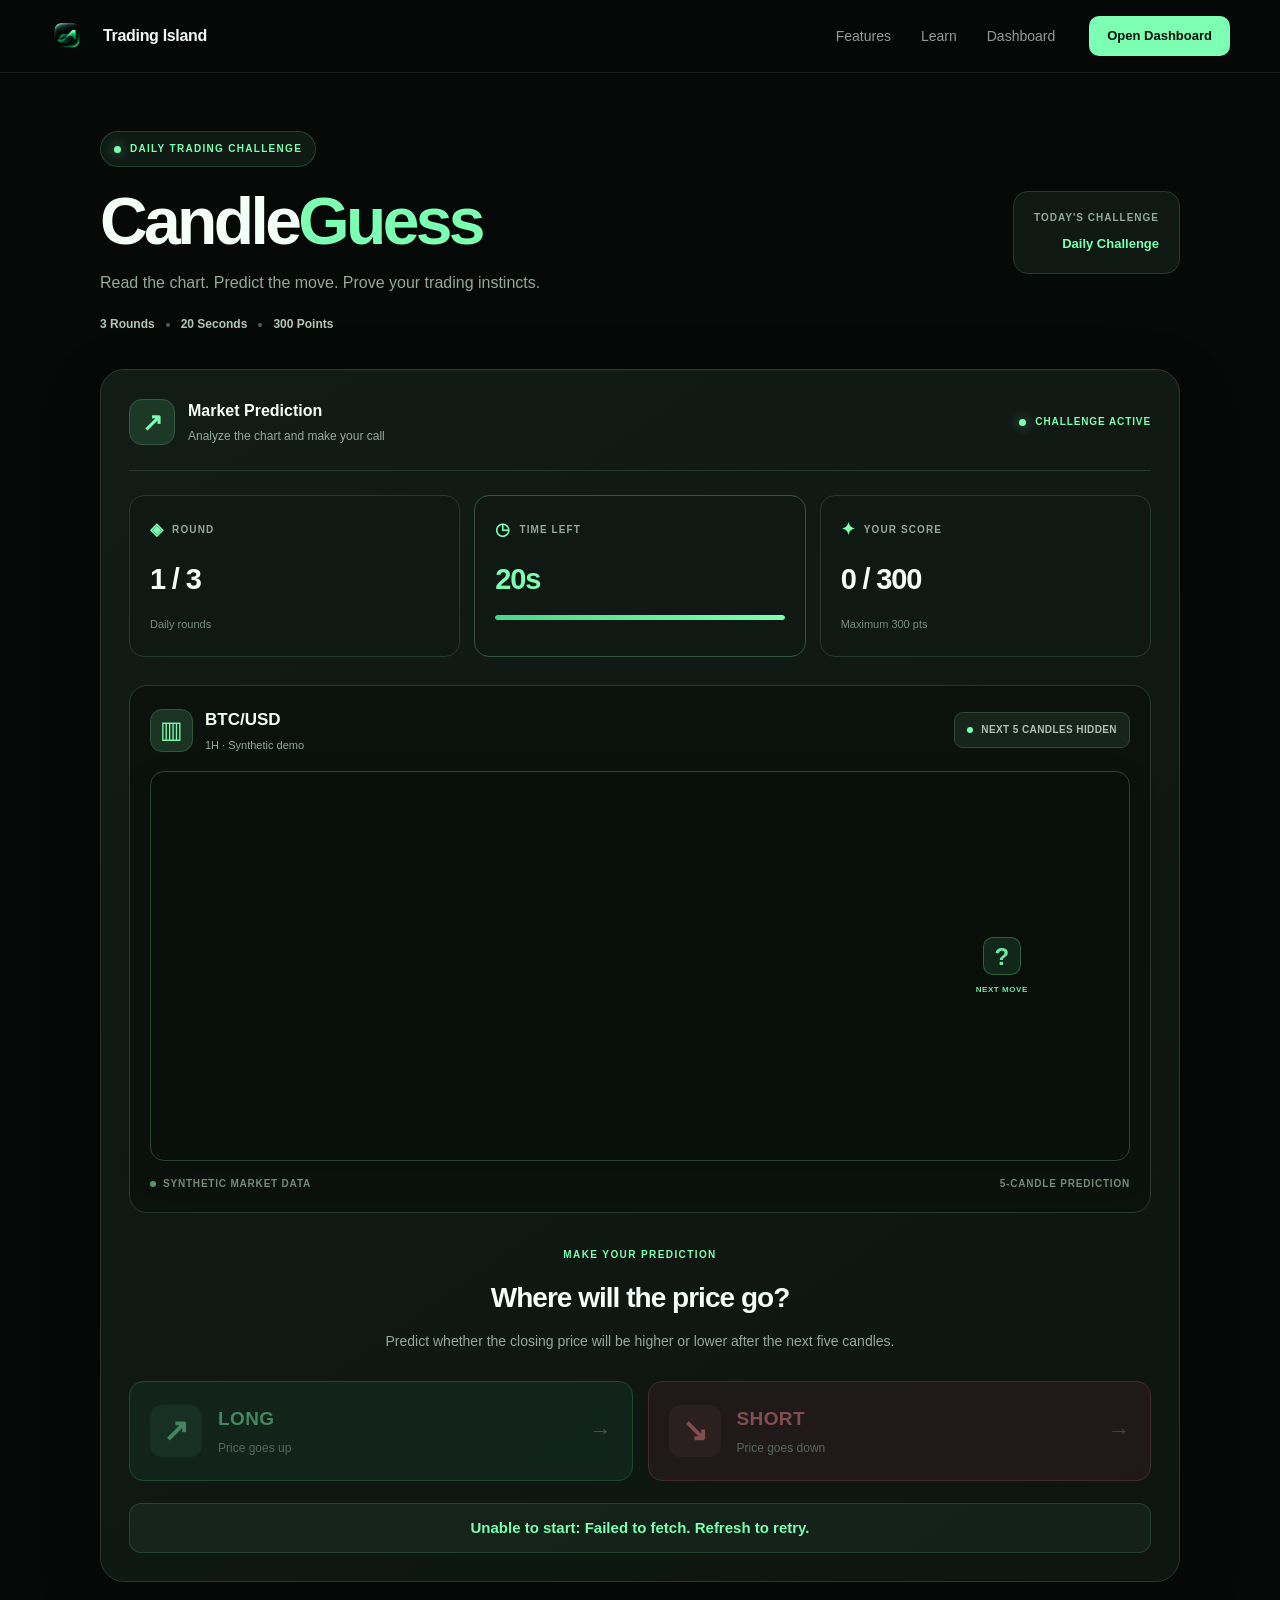
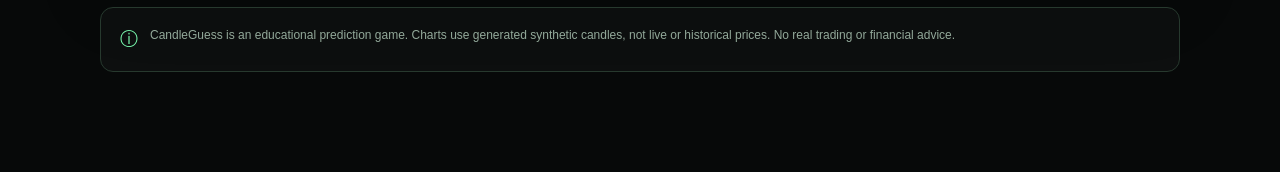
<file: candle-guess/index.html>
<!DOCTYPE html>
<html lang="en">

<head>
  <meta charset="UTF-8">

  <meta
    name="viewport"
    content="width=device-width, initial-scale=1.0"
  >

  <meta
    name="description"
    content="Play CandleGuess, the free daily trading prediction game by Trading Island. Predict the next five candles, earn points and compete on the global leaderboard."
  >

  <meta name="theme-color" content="#080d0b">

  <title>CandleGuess | Trading Island</title>

  <link rel="icon" href="/logo2.png">

  <link rel="stylesheet" href="/style.css">

  <link
    rel="stylesheet"
    href="/candle-guess/game.css?v=3"
  >
</head>

<body>

  <!-- NAVIGATION -->

  <header class="navbar">

    <div class="container nav-inner">

      <a class="brand" href="/">

        <img
          class="cg-logo"
          src="/logo2.png"
          alt="Trading Island logo"
        >

        Trading Island

      </a>

      <div class="nav-right">

        <nav>
          <a href="/#features">Features</a>
          <a href="/learn/">Learn</a>
          <a href="/app/">Dashboard</a>
        </nav>

        <div class="nav-account">

          <a
            class="nav-dashboard-button"
            href="/app/"
          >
            Open Dashboard
          </a>

        </div>

      </div>

    </div>

  </header>

  <!-- MAIN -->

  <main class="container cg-wrap">

    <!-- HERO -->

    <section class="cg-hero">

      <div class="cg-hero-content">

        <div class="cg-hero-badge">

          <span class="cg-live-dot"></span>

          DAILY TRADING CHALLENGE

        </div>

        <h1>
          Candle<span>Guess</span>
        </h1>

        <p class="cg-hero-description">
          Read the chart. Predict the move.
          Prove your trading instincts.
        </p>

        <div class="cg-hero-features">

          <span>3 Rounds</span>

          <span class="cg-feature-dot"></span>

          <span>20 Seconds</span>

          <span class="cg-feature-dot"></span>

          <span>300 Points</span>

        </div>

      </div>

      <div class="cg-challenge-badge">

        <span class="cg-challenge-label">
          TODAY'S CHALLENGE
        </span>

        <strong id="challenge">
          Daily Challenge
        </strong>

      </div>

    </section>

    <!-- GAME -->

    <section id="game" class="cg-panel">

      <!-- GAME HEADER -->

      <div class="cg-game-header">

        <div class="cg-game-title">

          <div class="cg-game-icon">
            ↗
          </div>

          <div>

            <strong>
              Market Prediction
            </strong>

            <span>
              Analyze the chart and make your call
            </span>

          </div>

        </div>

        <span class="cg-game-status">

          <span class="cg-status-dot"></span>

          CHALLENGE ACTIVE

        </span>

      </div>

      <!-- STATS -->

      <div class="cg-stats">

        <div class="cg-stat-card">

          <div class="cg-stat-label">
            <span class="cg-stat-icon">◈</span>
            ROUND
          </div>

          <strong id="round">
            1 / 3
          </strong>

          <span class="cg-stat-description">
            Daily rounds
          </span>

        </div>

        <div class="cg-stat-card cg-timer-card">

          <div class="cg-stat-label">
            <span class="cg-stat-icon">◷</span>
            TIME LEFT
          </div>

          <strong id="timer">
            20s
          </strong>

          <div class="cg-timer-track">

            <div
              id="cgTimerProgress"
              class="cg-timer-progress"
            ></div>

          </div>

        </div>

        <div class="cg-stat-card">

          <div class="cg-stat-label">
            <span class="cg-stat-icon">✦</span>
            YOUR SCORE
          </div>

          <strong id="score">
            0 / 300
          </strong>

          <span class="cg-stat-description">
            Maximum 300 pts
          </span>

        </div>

      </div>

      <!-- CHART SECTION -->

      <div class="cg-market-section">

        <div class="cg-chart-heading">

          <div class="cg-market-info">

            <div class="cg-market-icon">
              ▥
            </div>

            <div>

              <strong id="asset">
                BTC/USD
              </strong>

              <span id="timeframe">
                1H · Synthetic demo
              </span>

            </div>

          </div>

          <div class="cg-hidden-badge">

            <span class="cg-hidden-dot"></span>

            NEXT 5 CANDLES HIDDEN

          </div>

        </div>

        <div class="cg-chart-shell">

          <div
            id="chart"
            role="img"
            aria-label="Synthetic candlestick chart for the daily trading prediction game"
          ></div>

          <div
            class="cg-future"
            aria-hidden="true"
          >

            <div class="cg-future-content">

              <div class="cg-question-mark">
                ?
              </div>

              <span>
                NEXT MOVE
              </span>

            </div>

          </div>

        </div>

        <div class="cg-chart-footer">

          <span>
            <span class="cg-chart-footer-dot"></span>
            SYNTHETIC MARKET DATA
          </span>

          <span>
            5-CANDLE PREDICTION
          </span>

        </div>

      </div>

      <!-- PREDICTION -->

      <div id="question" class="cg-question">

        <div class="cg-question-label">
          MAKE YOUR PREDICTION
        </div>

        <h2>
          Where will the price go?
        </h2>

        <p>
          Predict whether the closing price will
          be higher or lower after the next
          five candles.
        </p>

        <div class="cg-actions">

          <button
            id="long"
            class="cg-button cg-long"
            type="button"
          >

            <span class="cg-button-icon">
              ↗
            </span>

            <span class="cg-button-text">

              <strong>LONG</strong>

              <small>
                Price goes up
              </small>

            </span>

            <span class="cg-button-arrow">
              →
            </span>

          </button>

          <button
            id="short"
            class="cg-button cg-short"
            type="button"
          >

            <span class="cg-button-icon">
              ↘
            </span>

            <span class="cg-button-text">

              <strong>SHORT</strong>

              <small>
                Price goes down
              </small>

            </span>

            <span class="cg-button-arrow">
              →
            </span>

          </button>

        </div>

      </div>

      <!-- FEEDBACK -->

      <div
        id="feedback"
        class="cg-feedback"
        aria-live="polite"
      ></div>

      <!-- NEXT ROUND -->

      <button
        id="next"
        class="cg-button cg-next"
        type="button"
        hidden
      >
        Next Round →
      </button>

    </section>

    <!-- RESULTS -->

    <section
      id="results"
      class="cg-panel cg-results-panel"
      hidden
    >

      <div class="cg-results-header">

        <div class="cg-complete-icon">
          ✓
        </div>

        <p class="cg-eyebrow">
          CHALLENGE COMPLETE
        </p>

        <h2>
          Today's Results
        </h2>

        <p class="cg-results-subtitle">
          Your trading instincts have been tested.
          Here's how you performed.
        </p>

      </div>

      <div class="cg-score-container">

        <span class="cg-score-label">
          YOUR FINAL SCORE
        </span>

        <div
          id="finalScore"
          class="cg-big-score"
        >
          0 / 300
        </div>

        <p id="finalDetails"></p>

      </div>

      <div class="cg-results-section-title">
        ROUND BREAKDOWN
      </div>

      <div
        id="roundResults"
        class="cg-results"
      ></div>

      <div class="cg-results-bottom">

        <p id="streak"></p>

        <p id="countdown"></p>

      </div>

      <div class="cg-share-section">

        <h3>
          Challenge your friends
        </h3>

        <p>
          Share your results and see who can
          beat your score.
        </p>

        <button
          id="share"
          class="cg-button cg-next"
          type="button"
        >
          Share Score
        </button>

      </div>

      <p class="cg-footnote">
        Results are recorded for today's
        challenge and reset daily.
        All charts use synthetic data.
      </p>

    </section>

    <!-- DISCLAIMER -->

    <div class="cg-disclaimer">

      <span class="cg-disclaimer-icon">
        ⓘ
      </span>

      <p>
        CandleGuess is an educational prediction
        game. Charts use generated synthetic
        candles, not live or historical prices.
        No real trading or financial advice.
      </p>

    </div>

  </main>

  <!-- TIMER UI -->
  <!-- Does not change the game scoring logic -->

  <script>
    document.addEventListener(
      "DOMContentLoaded",
      () => {

        const timer =
          document.getElementById("timer");

        const progress =
          document.getElementById("cgTimerProgress");

        const timerCard =
          document.querySelector(".cg-timer-card");

        if (
          !timer ||
          !progress ||
          !timerCard
        ) {
          return;
        }

        function updateTimerUI() {

          const value =
            parseInt(timer.textContent, 10);

          if (Number.isNaN(value)) {
            return;
          }

          const remaining =
            Math.max(0, Math.min(20, value));

          progress.style.width =
            (remaining / 20 * 100) + "%";

          timerCard.classList.toggle(
            "cg-timer-warning",
            remaining <= 5
          );

        }

        const observer =
          new MutationObserver(updateTimerUI);

        observer.observe(timer, {
          childList: true,
          characterData: true,
          subtree: true
        });

        updateTimerUI();

      }
    );
  </script>

  <!-- EXISTING GAME JAVASCRIPT -->

  <script
    src="/candle-guess/game.js?v=4"
    defer
  ></script>

</body>
</html>
</file>
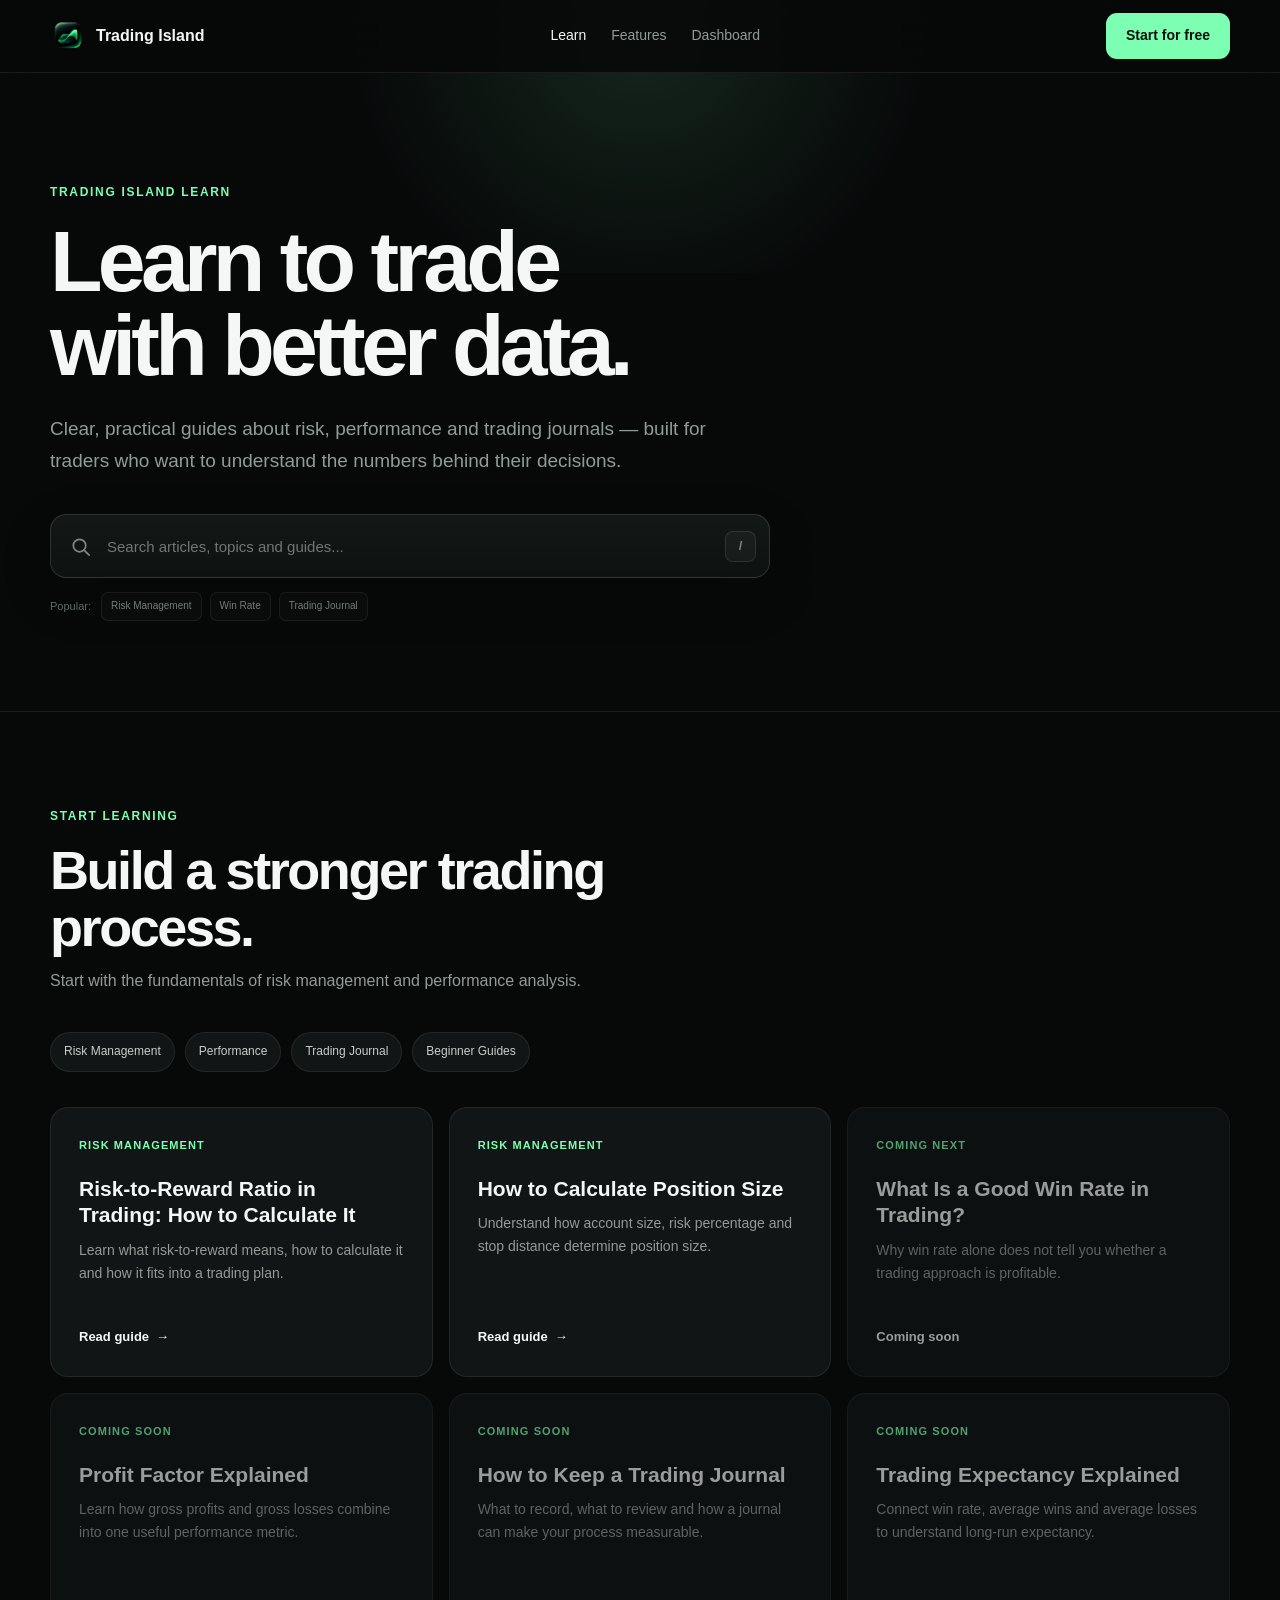
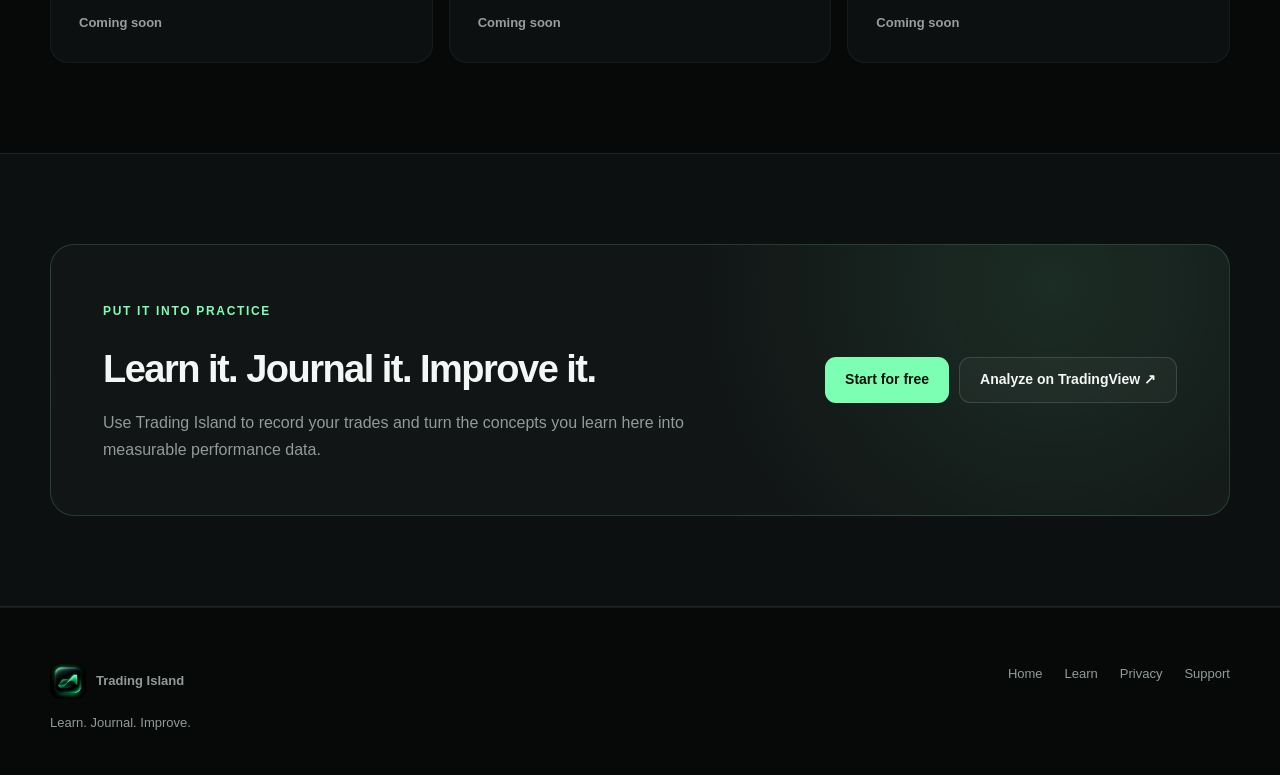
<file: learn/index.html>
<!doctype html>
<html lang="en">

<head>
  <meta charset="utf-8">
  <meta name="viewport" content="width=device-width,initial-scale=1">

  <script
    async
    src="https://pagead2.googlesyndication.com/pagead/js/adsbygoogle.js?client=ca-pub-8344719265580653"
    crossorigin="anonymous"
  ></script>

  <title>TradingIsland Learn — Trading Education for Beginners</title>

  <meta
    name="description"
    content="Learn trading risk management, performance metrics and journaling with clear beginner-friendly guides from Trading Island."
  >

  <link
    rel="canonical"
    href="https://www.tradingisland.net/learn/"
  >

  <link rel="icon" type="image/png" href="/logo2.png">

  <link
    rel="stylesheet"
    href="style.css"
  >
</head>


<body>

<header class="navbar">

  <div class="container nav">

    <a href="/" class="brand">
  <img src="/logo2.png" alt="Trading Island" class="brand-logo">
  Trading Island
</a>


    <div class="links">

      <a
        href="/learn/"
        class="active-link"
      >
        Learn
      </a>

      <a href="/#features">
        Features
      </a>

      <a href="/app/">
        Dashboard
      </a>

    </div>


    <a
      class="button primary"
      href="/app/login.html"
    >
      Start for free
    </a>

  </div>

</header>


<main>


  <!-- HERO -->
  <section class="hero">

    <div class="container">

      <span class="eyebrow">
        Trading Island Learn
      </span>


      <h1>
        Learn to trade<br>
        with better data.
      </h1>


      <p>
        Clear, practical guides about risk, performance and trading journals —
        built for traders who want to understand the numbers behind their decisions.
      </p>


      <!-- PROFESSIONAL SEARCH -->
      <div class="search-area">

        <div
          class="search"
          id="searchBox"
        >

          <div class="search-icon" aria-hidden="true">

            <svg
              viewBox="0 0 24 24"
              fill="none"
              xmlns="http://www.w3.org/2000/svg"
            >
              <circle
                cx="11"
                cy="11"
                r="6.5"
                stroke="currentColor"
                stroke-width="1.8"
              />

              <path
                d="M16 16L21 21"
                stroke="currentColor"
                stroke-width="1.8"
                stroke-linecap="round"
              />
            </svg>

          </div>


          <input
            id="q"
            type="search"
            placeholder="Search articles, topics and guides..."
            aria-label="Search Trading Island Learn"
            autocomplete="off"
          >


          <div class="search-shortcut">
            /
          </div>

        </div>


        <!-- SEARCH RESULTS DROPDOWN -->
        <div
          class="search-results"
          id="searchResults"
          hidden
        >

          <div class="search-results-header">

            <span>
              Search results
            </span>

            <span id="searchResultCount">
              0 results
            </span>

          </div>


          <div
            class="search-results-list"
            id="searchResultsList"
          >
          </div>


          <div
            class="search-empty"
            id="searchEmpty"
            hidden
          >

            <div class="search-empty-icon">
              ⌕
            </div>

            <strong>
              No articles found
            </strong>

            <span>
              Try searching for risk, journal or performance.
            </span>

          </div>


          <div class="search-results-footer">

            <span>
              ↵ Open article
            </span>

            <span>
              ESC Close
            </span>

          </div>

        </div>

      </div>


      <div class="popular-searches">

        <span>
          Popular:
        </span>

        <button
          type="button"
          data-search-term="risk"
        >
          Risk Management
        </button>

        <button
          type="button"
          data-search-term="win rate"
        >
          Win Rate
        </button>

        <button
          type="button"
          data-search-term="journal"
        >
          Trading Journal
        </button>

      </div>

    </div>

  </section>



  <!-- ARTICLES -->
  <section class="section">

    <div class="container">

      <div class="heading">

        <span class="eyebrow">
          Start learning
        </span>

        <h2>
          Build a stronger trading process.
        </h2>

        <p>
          Start with the fundamentals of risk management
          and performance analysis.
        </p>

      </div>


      <div class="chips">

        <span class="chip">
          Risk Management
        </span>

        <span class="chip">
          Performance
        </span>

        <span class="chip">
          Trading Journal
        </span>

        <span class="chip">
          Beginner Guides
        </span>

      </div>



      <div
        class="grid"
        id="grid"
      >


        <!-- ARTICLE 1 -->
        <a
          class="card"
          href="/learn/risk-reward-ratio/"
          data-title="Risk-to-Reward Ratio in Trading: How to Calculate It"
          data-category="Risk Management"
          data-description="Learn what risk-to-reward means, how to calculate it and how it fits into a trading plan."
          data-search="risk reward ratio rr risk management trading"
          data-url="/learn/risk-reward-ratio/"
          data-live="true"
        >

          <span class="tag">
            Risk Management
          </span>

          <h3>
            Risk-to-Reward Ratio in Trading:
            How to Calculate It
          </h3>

          <p>
            Learn what risk-to-reward means,
            how to calculate it and how it fits
            into a trading plan.
          </p>

          <span class="read">
            Read guide
            <span>→</span>
          </span>

        </a>



        
<!-- ARTICLE 2 -->
<a
  class="card"
  href="/learn/position-size/"
  data-title="How to Calculate Position Size"
  data-category="Risk Management"
  data-description="Understand how account size, risk percentage and stop distance determine position size."
  data-search="position size calculator risk account balance stop loss shares"
  data-url="/learn/position-size/"
  data-live="true"
>
  <span class="tag">
    Risk Management
  </span>

  <h3>
    How to Calculate Position Size
  </h3>

  <p>
    Understand how account size,
    risk percentage and stop distance
    determine position size.
  </p>

  <span class="read">
    Read guide
    <span>→</span>
  </span>
</a>

        <!-- ARTICLE 3 -->
        <article
          class="card coming"
          data-title="What Is a Good Win Rate in Trading?"
          data-category="Performance"
          data-description="Why win rate alone does not tell you whether a trading approach is profitable."
          data-search="win rate winning percentage trading performance profitable"
          data-live="false"
        >

          <span class="tag">
            Coming next
          </span>

          <h3>
            What Is a Good Win Rate in Trading?
          </h3>

          <p>
            Why win rate alone does not tell you
            whether a trading approach is profitable.
          </p>

          <span class="read">
            Coming soon
          </span>

        </article>



        <!-- ARTICLE 4 -->
        <article
          class="card coming"
          data-title="Profit Factor Explained"
          data-category="Performance"
          data-description="Learn how gross profits and gross losses combine into one useful performance metric."
          data-search="profit factor gross profit gross loss performance"
          data-live="false"
        >

          <span class="tag">
            Coming soon
          </span>

          <h3>
            Profit Factor Explained
          </h3>

          <p>
            Learn how gross profits and gross losses
            combine into one useful performance metric.
          </p>

          <span class="read">
            Coming soon
          </span>

        </article>



        <!-- ARTICLE 5 -->
        <article
          class="card coming"
          data-title="How to Keep a Trading Journal"
          data-category="Trading Journal"
          data-description="What to record, what to review and how a journal can make your process measurable."
          data-search="trading journal trade journal journaling record review trades"
          data-live="false"
        >

          <span class="tag">
            Coming soon
          </span>

          <h3>
            How to Keep a Trading Journal
          </h3>

          <p>
            What to record, what to review
            and how a journal can make your
            process measurable.
          </p>

          <span class="read">
            Coming soon
          </span>

        </article>



        <!-- ARTICLE 6 -->
        <article
          class="card coming"
          data-title="Trading Expectancy Explained"
          data-category="Performance"
          data-description="Connect win rate, average wins and average losses to understand long-run expectancy."
          data-search="expectancy trading average win average loss performance"
          data-live="false"
        >

          <span class="tag">
            Coming soon
          </span>

          <h3>
            Trading Expectancy Explained
          </h3>

          <p>
            Connect win rate, average wins
            and average losses to understand
            long-run expectancy.
          </p>

          <span class="read">
            Coming soon
          </span>

        </article>


      </div>

    </div>

  </section>



  <!-- CTA -->
  <section class="section soft">

    <div class="container">

      <div class="cta">

        <div>

          <span class="eyebrow">
            Put it into practice
          </span>

          <h2>
            Learn it. Journal it. Improve it.
          </h2>

          <p>
            Use Trading Island to record your trades
            and turn the concepts you learn here
            into measurable performance data.
          </p>

        </div>


        <div class="actions">

          <a
            class="button primary"
            href="/app/login.html"
          >
            Start for free
          </a>


          <a
            class="button secondary"
            href="https://www.tradingview.com/TradingIsland?aff_id=1171404"
            target="_blank"
            rel="noopener noreferrer sponsored"
          >
            Analyze on TradingView ↗
          </a>

        </div>

      </div>

    </div>

  </section>


</main>



<footer>

  <div class="container footer">

    <div>

      <a
        class="brand"
        href="/"
      >
        <img src="/logo.png" alt="Trading Island" class="brand-logo">
        Trading Island
      </a>

      <p>
        Learn. Journal. Improve.
      </p>

    </div>


    <div class="footer-links">

      <a href="/">
        Home
      </a>

      <a href="/learn/">
        Learn
      </a>

      <a href="/privacy/">
        Privacy
      </a>

      <a href="mailto:supporttraderisland@gmail.com">
        Support
      </a>

    </div>

  </div>

</footer>



<script>

const searchInput = document.getElementById("q");
const searchBox = document.getElementById("searchBox");
const searchResults = document.getElementById("searchResults");
const searchResultsList = document.getElementById("searchResultsList");
const searchEmpty = document.getElementById("searchEmpty");
const searchResultCount = document.getElementById("searchResultCount");

const articleCards = [
  ...document.querySelectorAll("[data-search]")
];

const popularButtons = [
  ...document.querySelectorAll("[data-search-term]")
];


function escapeHTML(value) {

  return value
    .replaceAll("&", "&amp;")
    .replaceAll("<", "&lt;")
    .replaceAll(">", "&gt;")
    .replaceAll('"', "&quot;")
    .replaceAll("'", "&#039;");

}


function getMatchingArticles(query) {

  const normalizedQuery = query
    .toLowerCase()
    .trim();

  if (!normalizedQuery) {
    return [];
  }


  return articleCards.filter(card => {

    const searchData = [
      card.dataset.title || "",
      card.dataset.category || "",
      card.dataset.description || "",
      card.dataset.search || ""
    ]
      .join(" ")
      .toLowerCase();


    return searchData.includes(normalizedQuery);

  });

}


function closeSearchResults() {

  searchResults.hidden = true;
  searchBox.classList.remove("search-open");

}


function renderSearchResults() {

  const query = searchInput.value.trim();


  if (!query) {

    closeSearchResults();

    return;

  }


  const matches = getMatchingArticles(query);

  searchResults.hidden = false;
  searchBox.classList.add("search-open");

  searchResultCount.textContent =
    `${matches.length} ${matches.length === 1 ? "result" : "results"}`;


  searchResultsList.innerHTML = "";


  if (matches.length === 0) {

    searchEmpty.hidden = false;

    return;

  }


  searchEmpty.hidden = true;


  matches.forEach(card => {

    const title =
      card.dataset.title || "";

    const category =
      card.dataset.category || "";

    const description =
      card.dataset.description || "";

    const isLive =
      card.dataset.live === "true";

    const url =
      card.dataset.url || "#";


    const element = document.createElement(
      isLive ? "a" : "div"
    );


    element.className =
      "search-result-item" +
      (isLive ? "" : " search-result-coming");


    if (isLive) {
      element.href = url;
    }


    element.innerHTML = `

      <div class="search-result-icon">
        ${isLive ? "↗" : "○"}
      </div>

      <div class="search-result-content">

        <div class="search-result-top">

          <span class="search-result-category">
            ${escapeHTML(category)}
          </span>

          ${
            isLive
              ? ""
              : '<span class="search-result-status">Coming soon</span>'
          }

        </div>

        <strong>
          ${escapeHTML(title)}
        </strong>

        <p>
          ${escapeHTML(description)}
        </p>

      </div>

      ${
        isLive
          ? '<span class="search-result-arrow">→</span>'
          : ""
      }

    `;


    searchResultsList.appendChild(element);

  });

}


searchInput.addEventListener(
  "input",
  renderSearchResults
);


searchInput.addEventListener(
  "focus",
  () => {

    if (searchInput.value.trim()) {
      renderSearchResults();
    }

  }
);


document.addEventListener(
  "keydown",
  event => {

    const activeTag =
      document.activeElement.tagName.toLowerCase();


    if (
      event.key === "/" &&
      activeTag !== "input" &&
      activeTag !== "textarea"
    ) {

      event.preventDefault();

      searchInput.focus();

    }


    if (event.key === "Escape") {

      searchInput.blur();

      closeSearchResults();

    }


    if (
      event.key === "Enter" &&
      document.activeElement === searchInput
    ) {

      const matches =
        getMatchingArticles(
          searchInput.value
        );


      const firstLiveArticle =
        matches.find(
          card =>
            card.dataset.live === "true"
        );


      if (
        firstLiveArticle &&
        firstLiveArticle.dataset.url
      ) {

        window.location.href =
          firstLiveArticle.dataset.url;

      }

    }

  }
);


document.addEventListener(
  "click",
  event => {

    const clickedInsideSearch =
      event.target.closest(".search-area");


    if (!clickedInsideSearch) {

      closeSearchResults();

    }

  }
);


popularButtons.forEach(button => {

  button.addEventListener(
    "click",
    () => {

      searchInput.value =
        button.dataset.searchTerm;

      searchInput.focus();

      renderSearchResults();

    }
  );

});

</script>


</body>
</html>
</file>
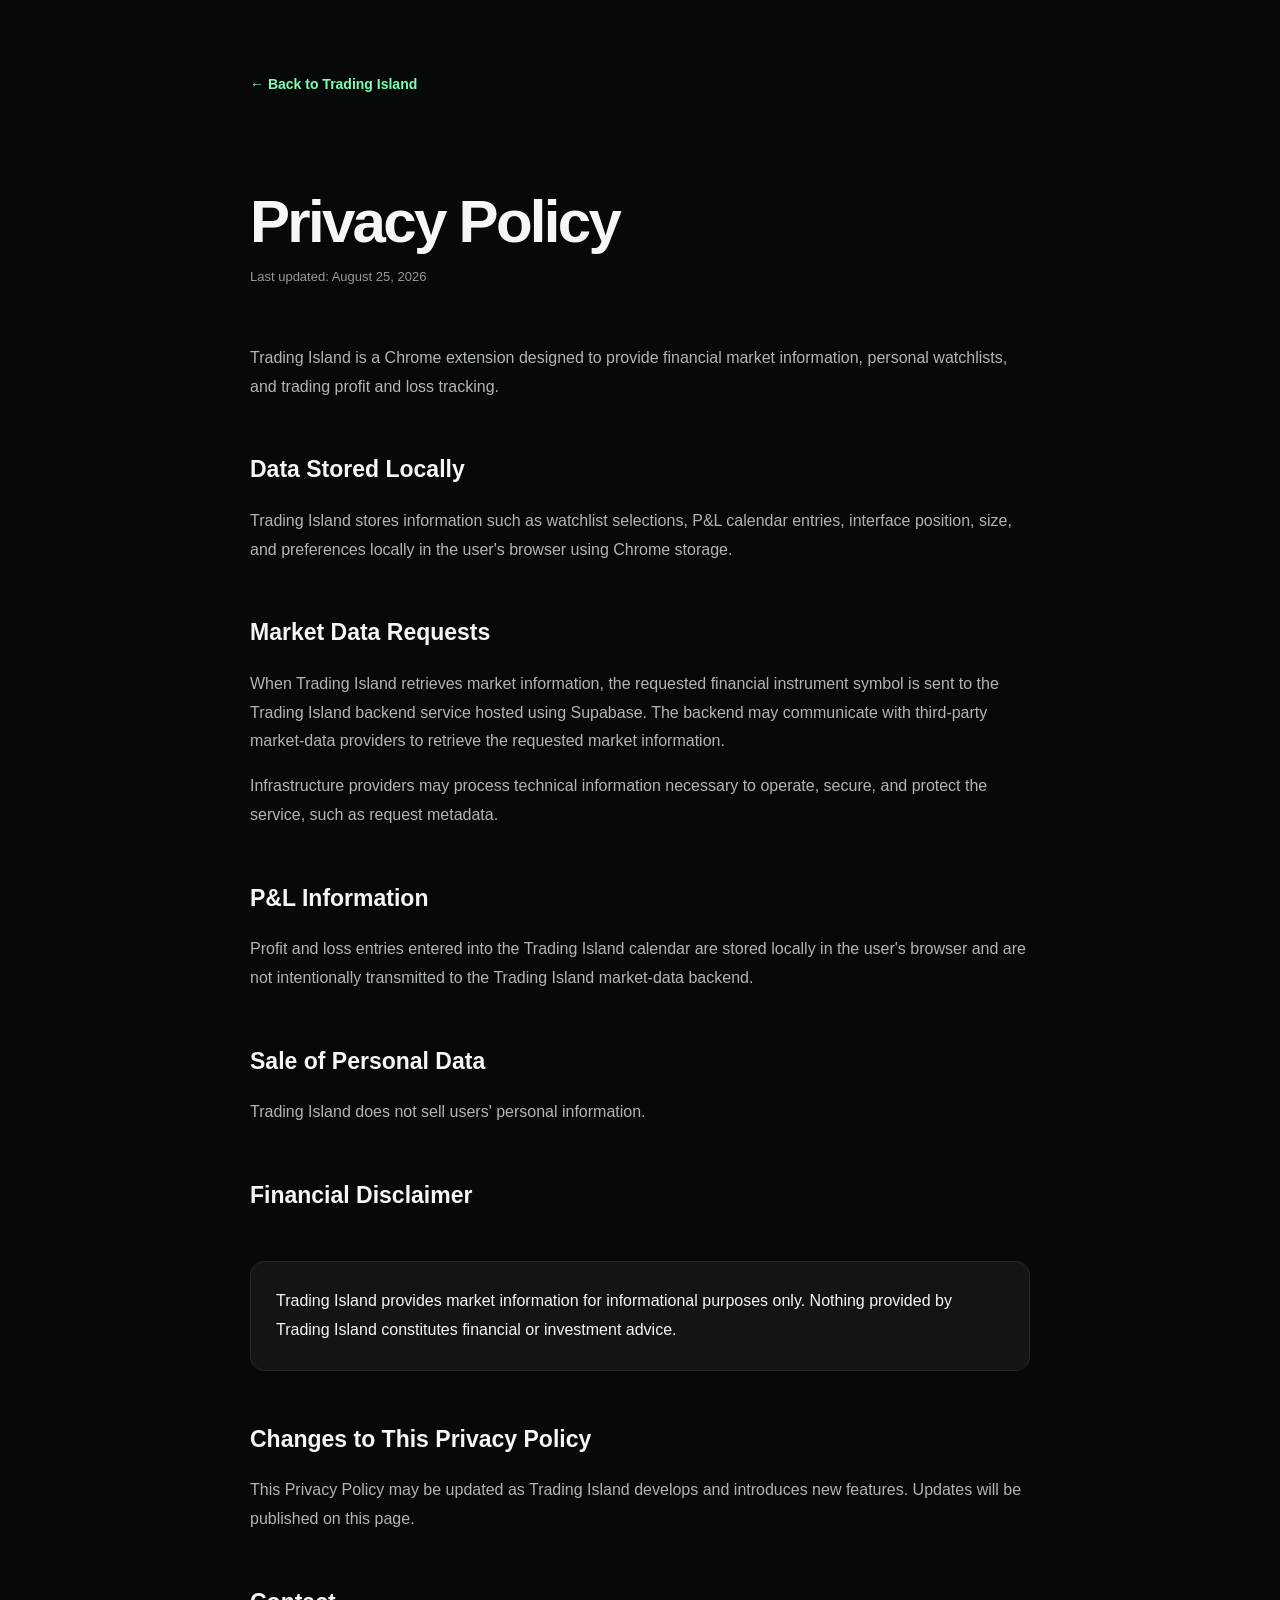
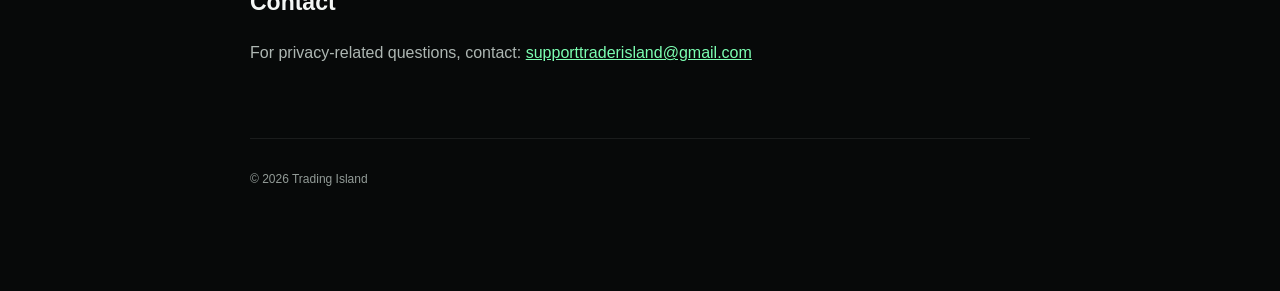
<file: privacy/index.html>
<!DOCTYPE html>
<html lang="en">
<head>
  <meta charset="UTF-8">

  <meta
    name="viewport"
    content="width=device-width, initial-scale=1.0"
  >

  <title>Privacy Policy | Trading Island</title>

  <meta
    name="description"
    content="Privacy Policy for the Trading Island Chrome extension."
  >

  <style>

    :root {
      --background: #070909;
      --card: #111515;
      --border: rgba(255,255,255,0.08);
      --text: #f4f7f5;
      --muted: #929b97;
      --green: #7cffb2;
    }

    * {
      box-sizing: border-box;
    }

    body {
      margin: 0;

      font-family:
        Inter,
        -apple-system,
        BlinkMacSystemFont,
        "Segoe UI",
        sans-serif;

      background: var(--background);
      color: var(--text);

      line-height: 1.8;
    }

    .container {
      width: min(780px, calc(100% - 40px));

      margin: 0 auto;

      padding: 70px 0 100px;
    }

    .back {
      display: inline-flex;

      margin-bottom: 55px;

      color: var(--green);

      text-decoration: none;

      font-size: 14px;
      font-weight: 600;
    }

    h1 {
      margin-bottom: 8px;

      font-size: clamp(40px, 6vw, 60px);

      line-height: 1;

      letter-spacing: -0.045em;
    }

    .date {
      margin-bottom: 55px;

      color: var(--muted);

      font-size: 13px;
    }

    h2 {
      margin-top: 48px;
      margin-bottom: 12px;

      font-size: 23px;
    }

    p {
      color: #aeb7b3;
    }

    .notice {
      margin: 45px 0;

      padding: 25px;

      border: 1px solid var(--border);
      border-radius: 15px;

      background: var(--card);
    }

    a {
      color: var(--green);
    }

    footer {
      margin-top: 70px;
      padding-top: 30px;

      border-top: 1px solid var(--border);

      color: var(--muted);

      font-size: 12px;
    }

  </style>
</head>

<body>

  <main class="container">

    <a href="/" class="back">
      ← Back to Trading Island
    </a>

    <h1>Privacy Policy</h1>

    <p class="date">
      Last updated: August 25, 2026
    </p>

    <p>
      Trading Island is a Chrome extension designed to provide
      financial market information, personal watchlists, and
      trading profit and loss tracking.
    </p>

    <h2>Data Stored Locally</h2>

    <p>
      Trading Island stores information such as watchlist
      selections, P&amp;L calendar entries, interface position,
      size, and preferences locally in the user's browser using
      Chrome storage.
    </p>

    <h2>Market Data Requests</h2>

    <p>
      When Trading Island retrieves market information, the
      requested financial instrument symbol is sent to the
      Trading Island backend service hosted using Supabase.
      The backend may communicate with third-party market-data
      providers to retrieve the requested market information.
    </p>

    <p>
      Infrastructure providers may process technical information
      necessary to operate, secure, and protect the service,
      such as request metadata.
    </p>

    <h2>P&amp;L Information</h2>

    <p>
      Profit and loss entries entered into the Trading Island
      calendar are stored locally in the user's browser and are
      not intentionally transmitted to the Trading Island
      market-data backend.
    </p>

    <h2>Sale of Personal Data</h2>

    <p>
      Trading Island does not sell users' personal information.
    </p>

    <h2>Financial Disclaimer</h2>

    <div class="notice">

      Trading Island provides market information for
      informational purposes only.

      Nothing provided by Trading Island constitutes
      financial or investment advice.

    </div>

    <h2>Changes to This Privacy Policy</h2>

    <p>
      This Privacy Policy may be updated as Trading Island
      develops and introduces new features.

      Updates will be published on this page.
    </p>

    <h2>Contact</h2>

    <p>
      For privacy-related questions, contact:

      <a href="mailto:supporttraderisland@gmail.com">
        supporttraderisland@gmail.com
      </a>
    </p>

    <footer>
      © 2026 Trading Island
    </footer>

  </main>

</body>
</html>
</file>
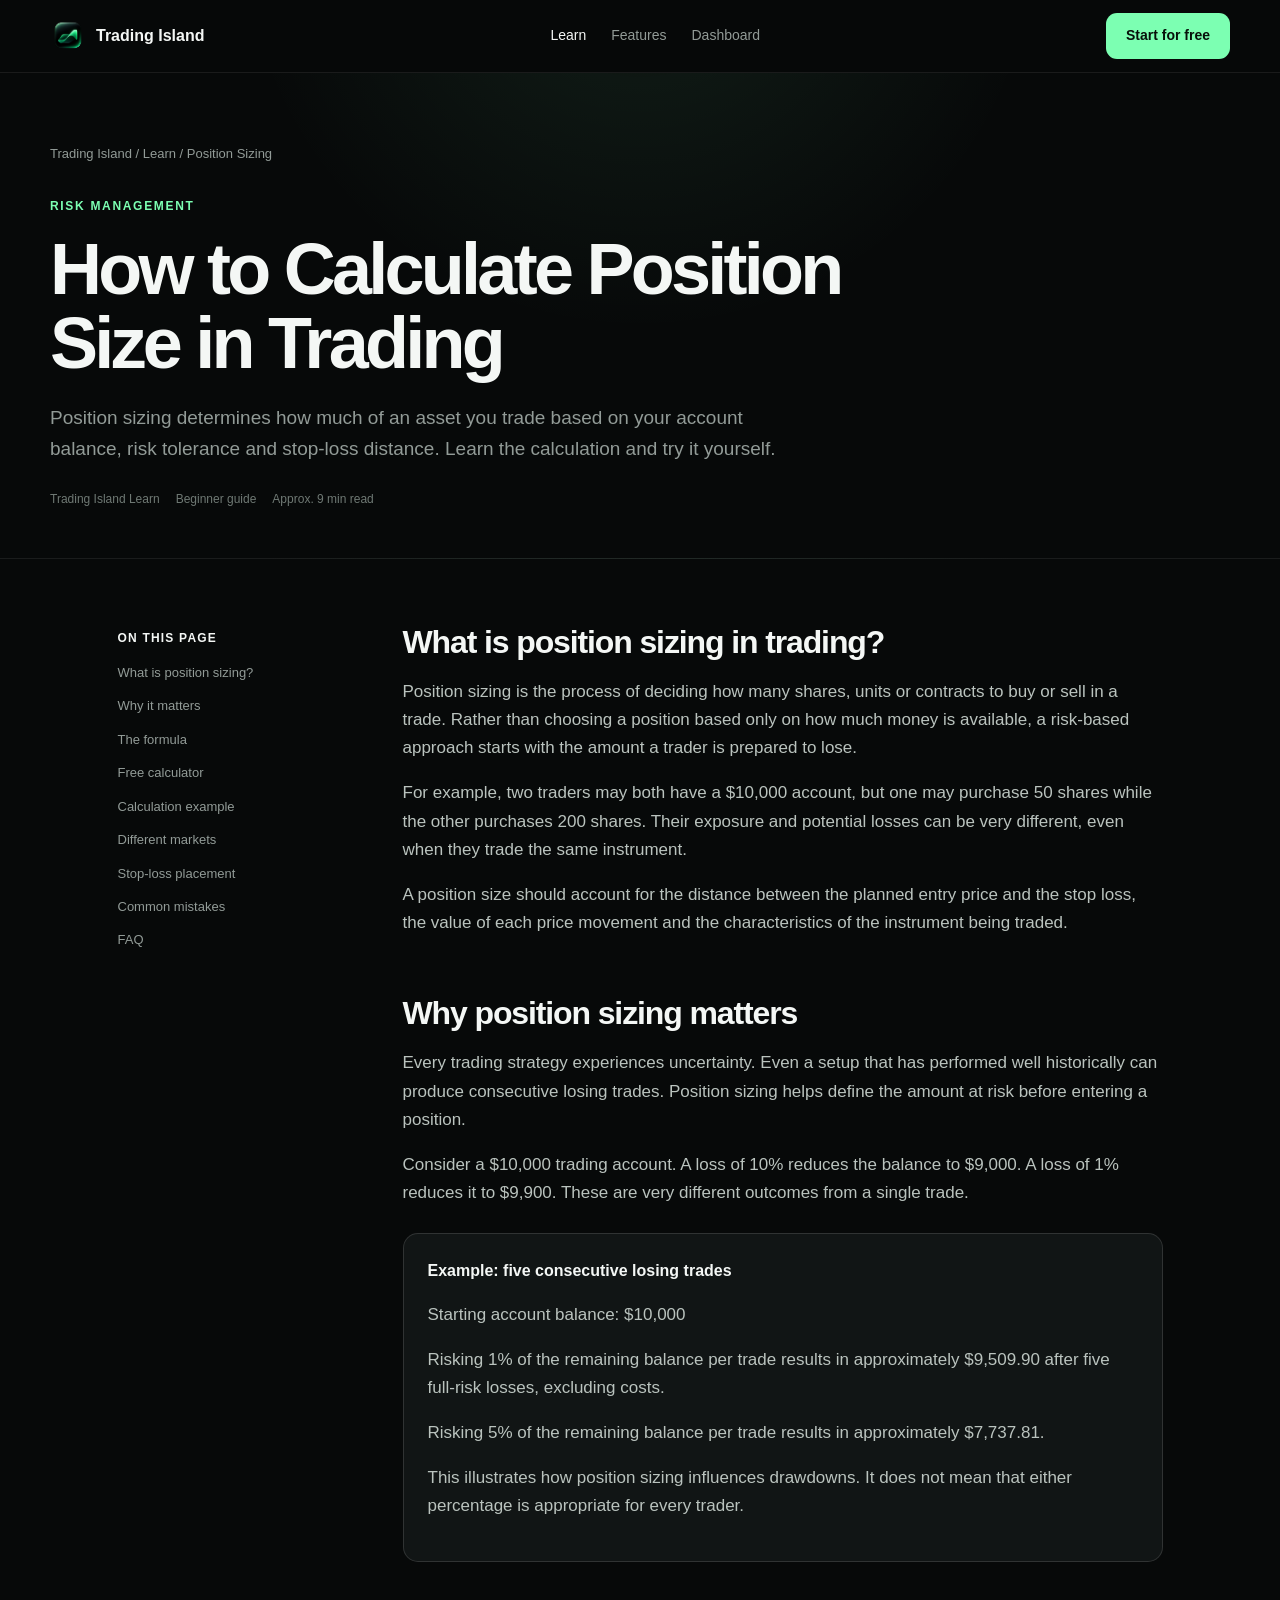
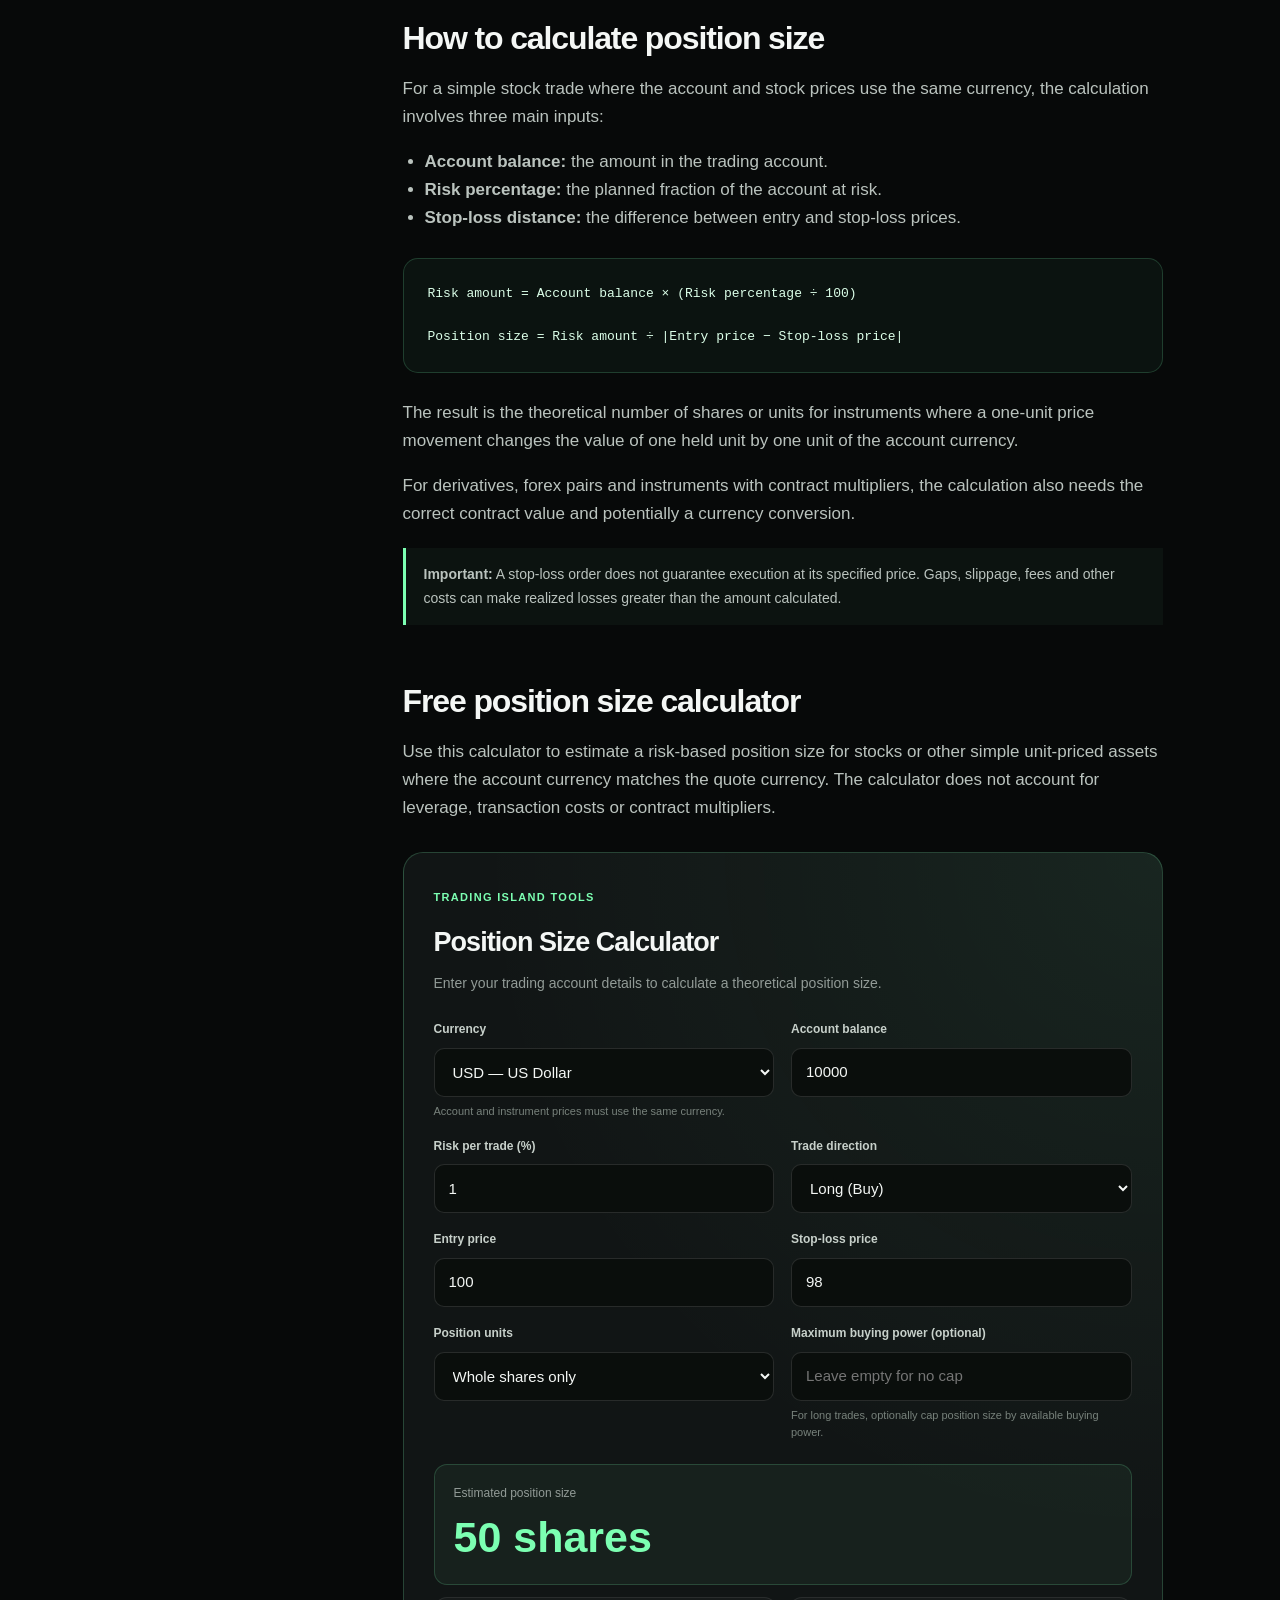
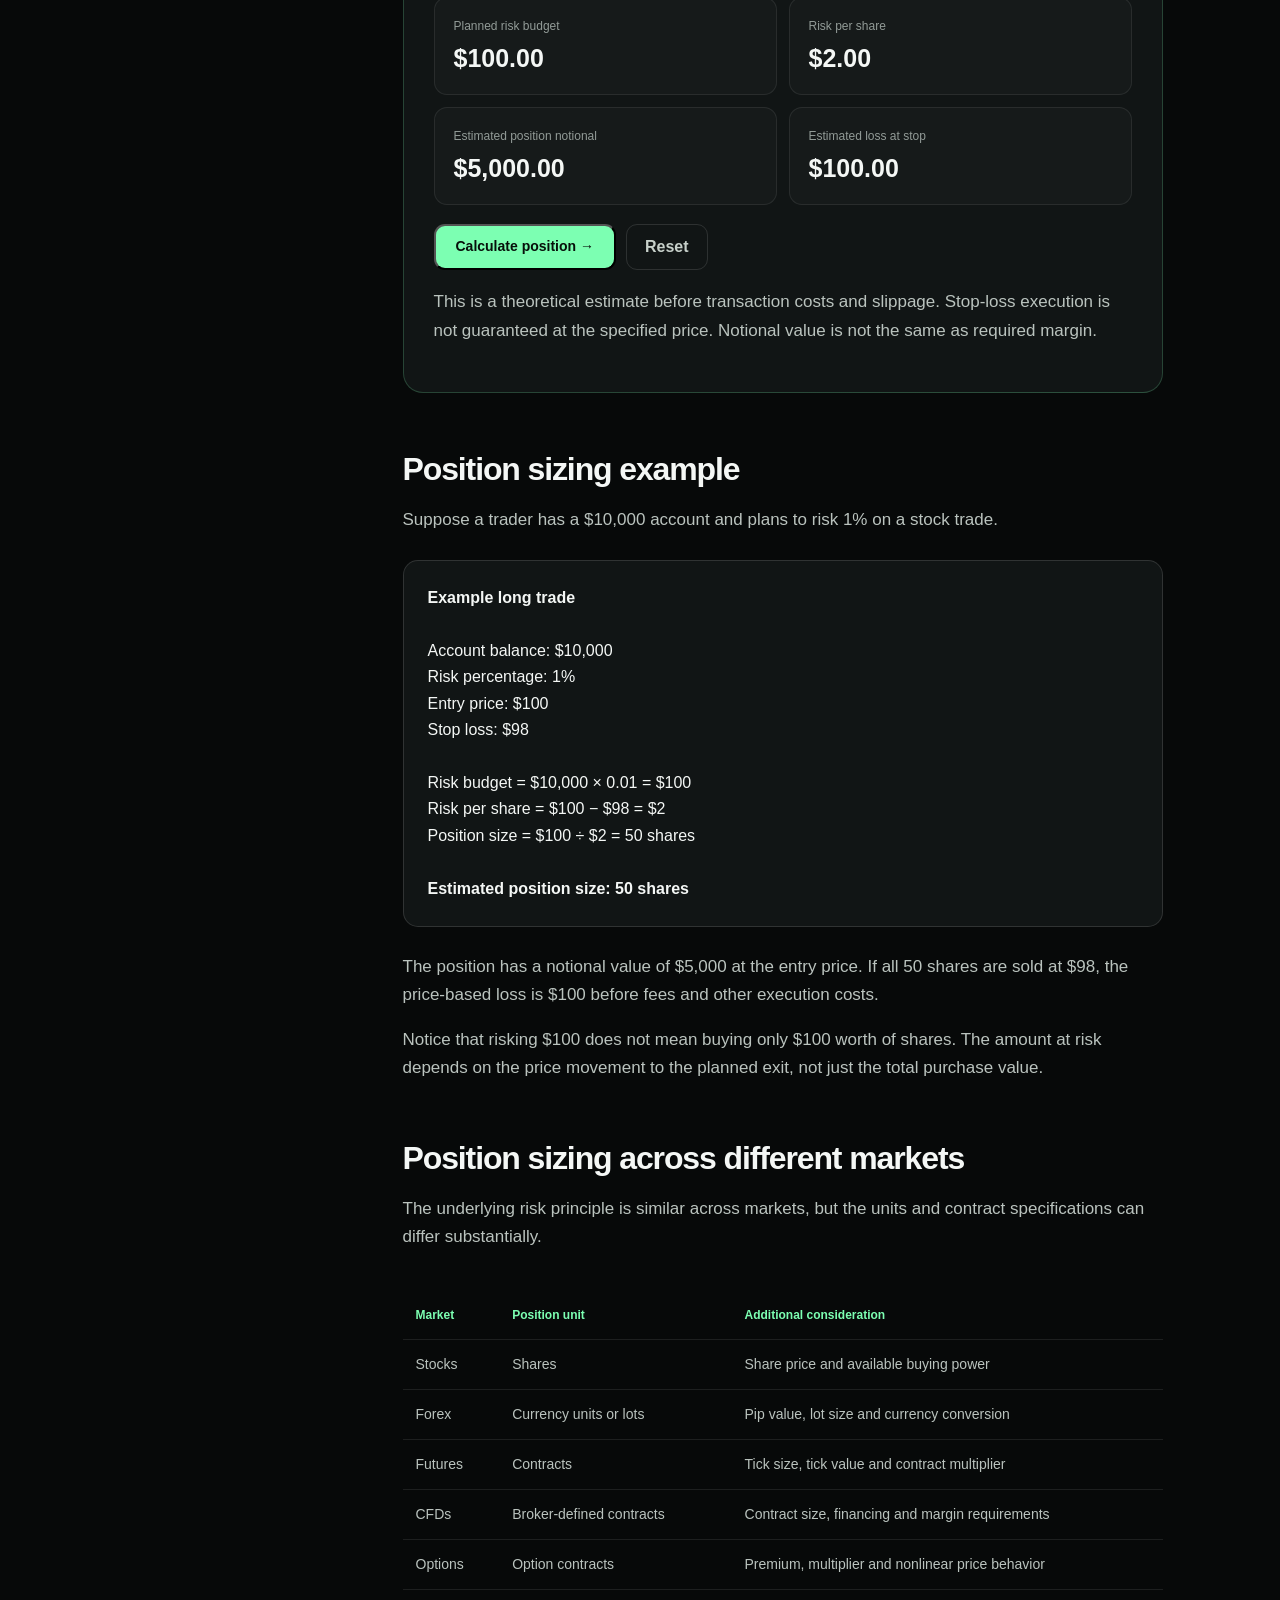
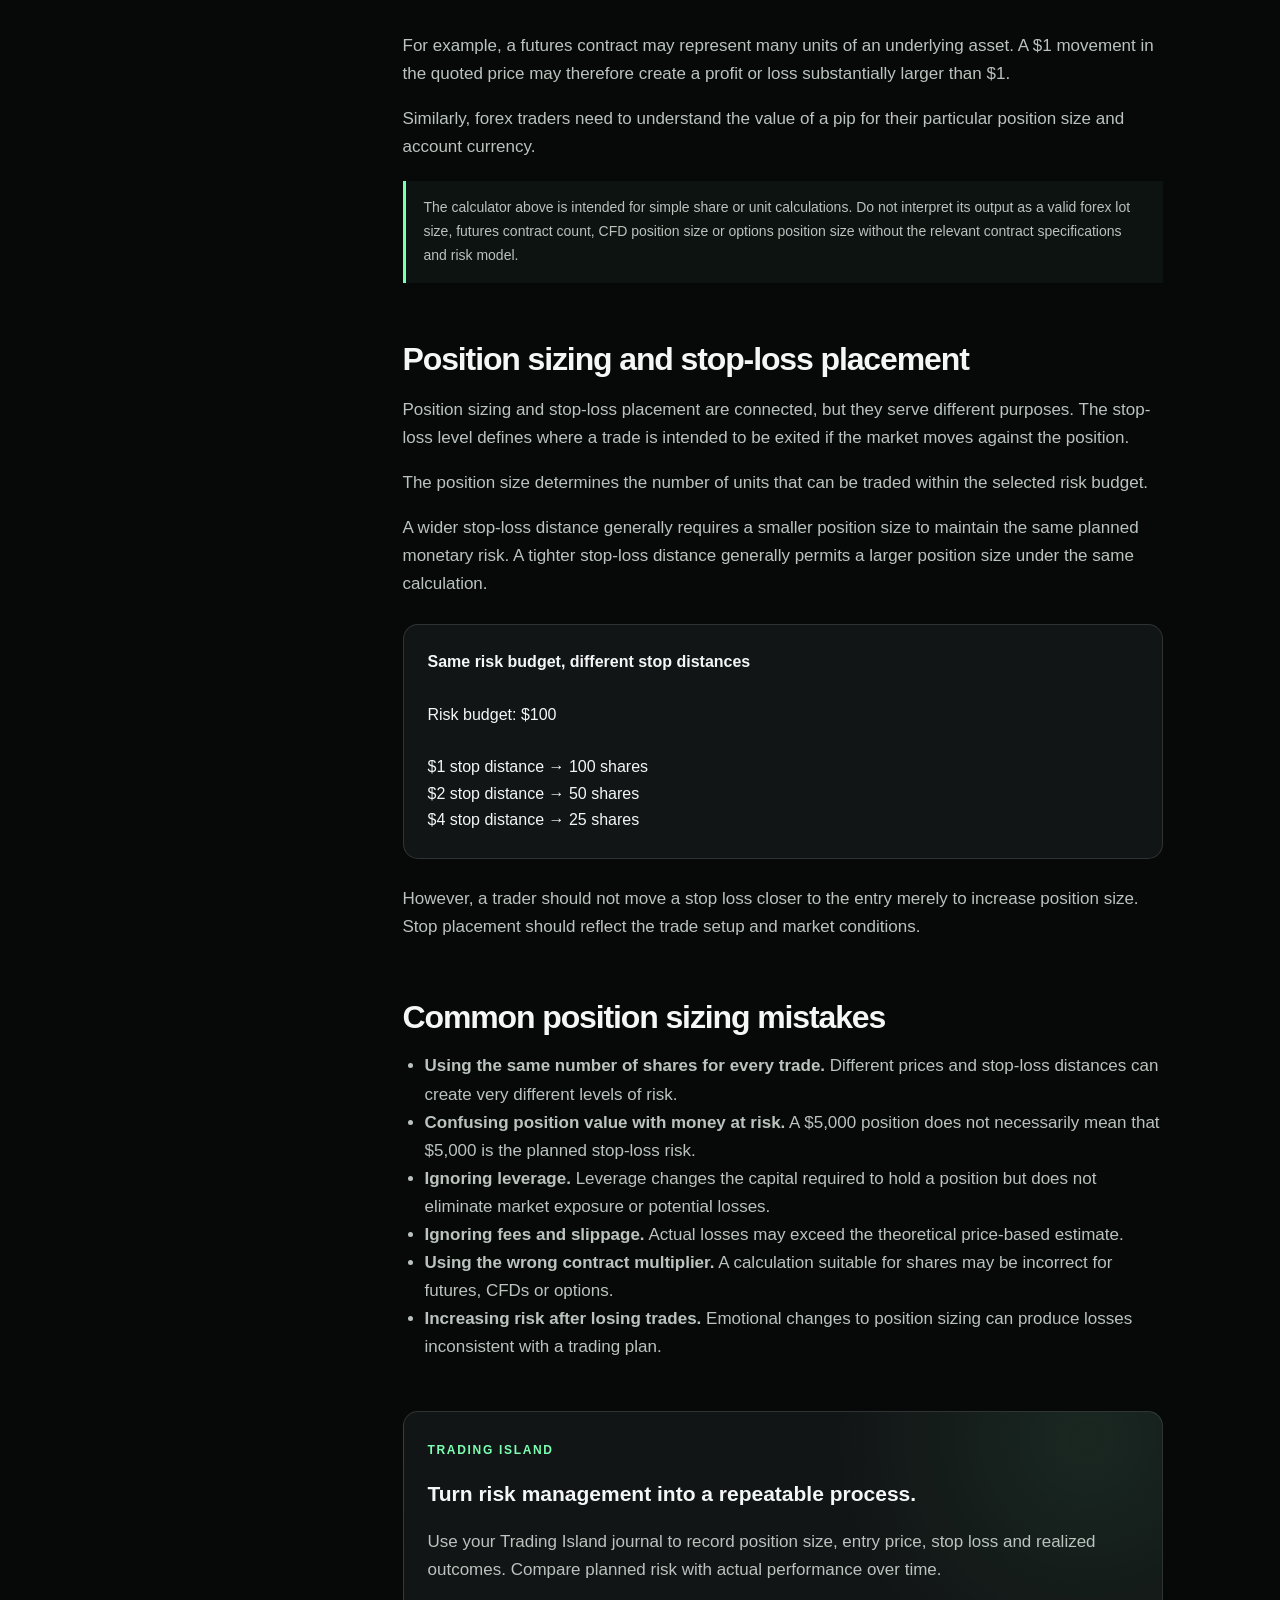
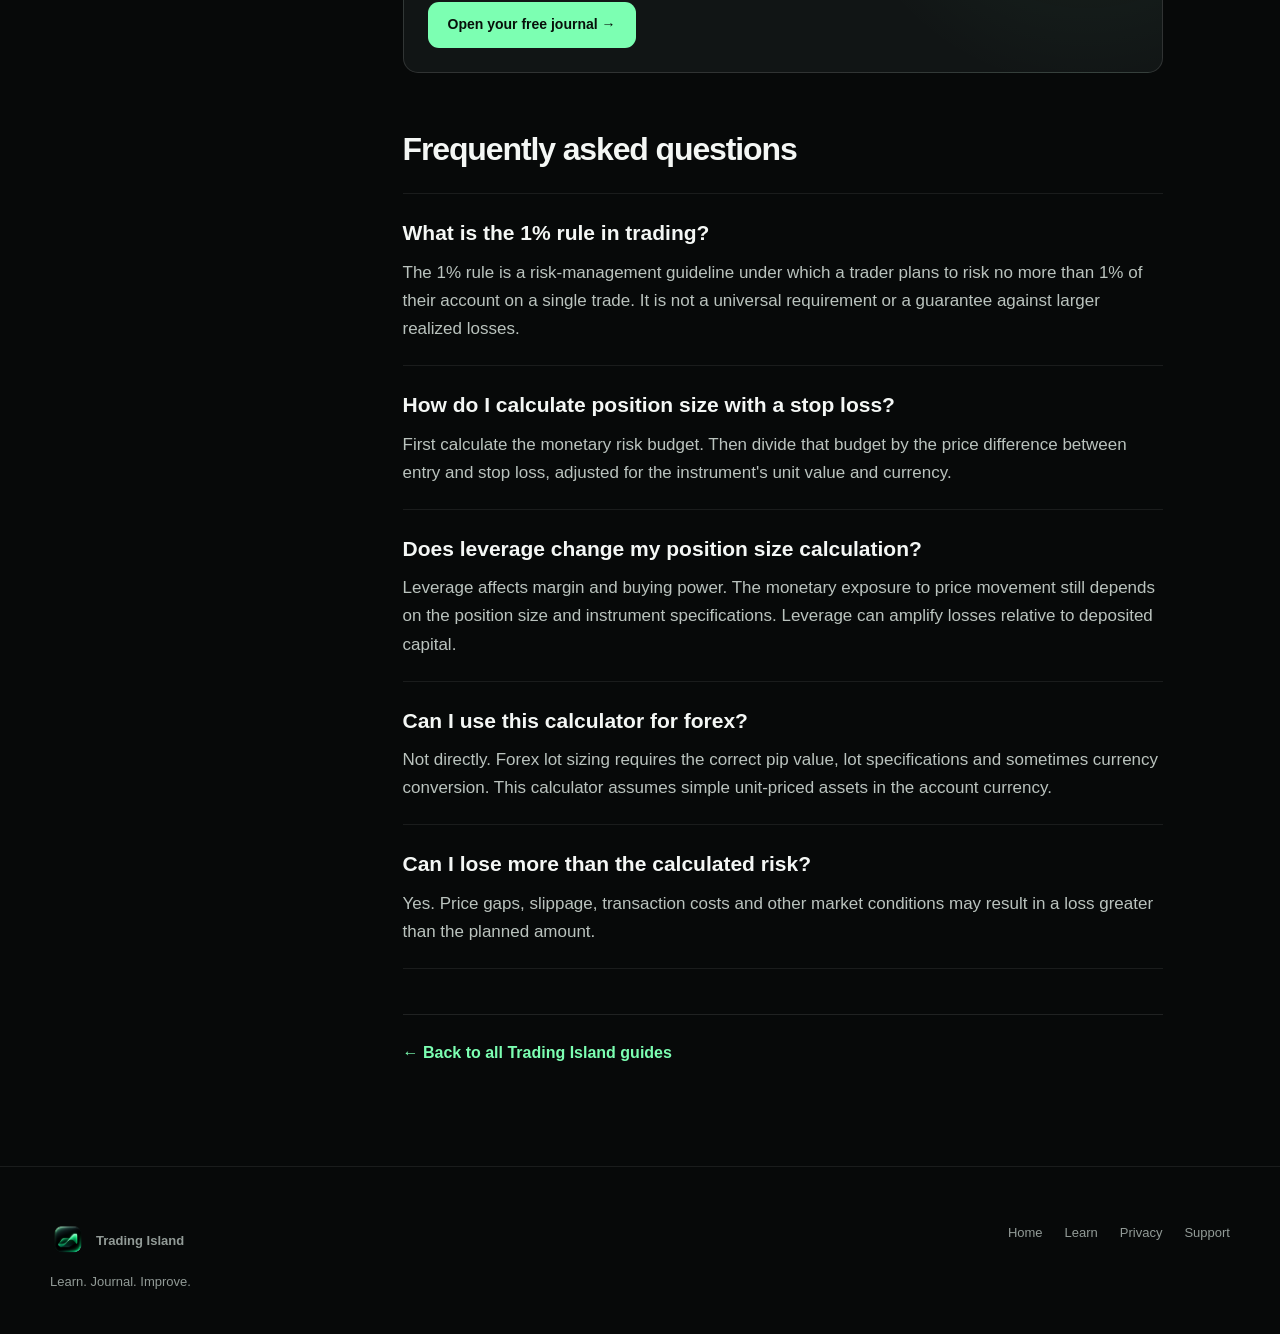
<file: learn/position-size/index.html>
<!doctype html>
<html lang="en">
<head>
  <meta charset="utf-8">
  <meta name="viewport" content="width=device-width, initial-scale=1">

  <title>How to Calculate Position Size in Trading | Trading Island</title>
  <meta name="description" content="Learn how to calculate position size using account balance, risk percentage and stop-loss distance. Try the free Trading Island position size calculator.">
  <link rel="canonical" href="https://www.tradingisland.net/learn/position-size/">
  <link rel="icon" type="image/png" href="/logo2.png">
  <link rel="stylesheet" href="../style.css">

  <!-- Google AdSense: site-wide script.
       Replace the publisher ID only if your account changes.
       Ad units can be added to the marked slots below after approval. -->
  <script async
    src="https://pagead2.googlesyndication.com/pagead/js/adsbygoogle.js?client=ca-pub-8344719265580653"
    crossorigin="anonymous"></script>

  <script type="application/ld+json">
  {
    "@context": "https://schema.org",
    "@type": "Article",
    "headline": "How to Calculate Position Size in Trading",
    "description": "A beginner-friendly guide to position sizing and risk management, with an interactive calculator.",
    "author": {
      "@type": "Organization",
      "name": "Trading Island"
    },
    "publisher": {
      "@type": "Organization",
      "name": "Trading Island"
    },
    "mainEntityOfPage": "https://www.tradingisland.net/learn/position-size/"
  }
  </script>

  <style>
    .position-tool {
      margin: 30px 0;
      padding: 30px;
      border: 1px solid rgba(124,255,178,.2);
      border-radius: 20px;
      background:
        radial-gradient(circle at 100% 0%,rgba(124,255,178,.07),transparent 50%),
        #111515;
    }

    .tool-eyebrow {
      color: #7cffb2;
      font-size: 11px;
      font-weight: 800;
      text-transform: uppercase;
      letter-spacing: .12em;
    }

    .position-tool h3 {
      margin: 10px 0 8px;
      font-size: 27px;
      letter-spacing: -.035em;
    }

    .position-tool .tool-description {
      margin: 0 0 25px;
      color: #929b97;
      font-size: 14px;
    }

    .calculator-grid {
      display: grid;
      grid-template-columns: repeat(2,minmax(0,1fr));
      gap: 17px;
    }

    .calculator-field label {
      display: block;
      margin-bottom: 8px;
      color: #c7d0ca;
      font-size: 12px;
      font-weight: 700;
    }

    .calculator-field input,
    .calculator-field select {
      width: 100%;
      min-height: 49px;
      padding: 0 14px;
      border: 1px solid rgba(255,255,255,.12);
      border-radius: 10px;
      outline: none;
      background: #0a0e0c;
      color: #f4f7f5;
      font: inherit;
      font-size: 15px;
      transition: border-color .2s,box-shadow .2s;
    }

    .calculator-field input:focus,
    .calculator-field select:focus {
      border-color: #7cffb2;
      box-shadow: 0 0 0 3px rgba(124,255,178,.07);
    }

    .calculator-field input:disabled {
      opacity: .55;
      cursor: not-allowed;
    }

    .calculator-field .field-hint {
      display: block;
      margin-top: 6px;
      color: #77817b;
      font-size: 11px;
      line-height: 1.5;
    }

    .calculator-results {
      display: grid;
      grid-template-columns: repeat(2,minmax(0,1fr));
      gap: 12px;
      margin-top: 24px;
    }

    .calculator-result {
      padding: 19px;
      border: 1px solid rgba(255,255,255,.08);
      border-radius: 13px;
      background: rgba(255,255,255,.025);
    }

    .calculator-result.primary-result {
      grid-column: 1 / -1;
      border-color: rgba(124,255,178,.18);
      background: rgba(124,255,178,.055);
    }

    .calculator-result span {
      display: block;
      margin-bottom: 7px;
      color: #929b97;
      font-size: 12px;
    }

    .calculator-result strong {
      display: block;
      color: #f4f7f5;
      font-size: 25px;
      line-height: 1.25;
      overflow-wrap: anywhere;
    }

    .calculator-result.primary-result strong {
      color: #7cffb2;
      font-size: clamp(30px,5vw,43px);
    }

    .calculator-note {
      margin-top: 18px;
      color: #87918a;
      font-size: 12px;
      line-height: 1.7;
    }

    .calculator-error {
      margin: 15px 0 0;
      color: #ffaaa5;
      font-size: 13px;
    }

    .calculator-error[hidden] {
      display: none;
    }

    .calculator-actions {
      display: flex;
      flex-wrap: wrap;
      gap: 10px;
      margin-top: 19px;
    }

    .calculator-actions button {
      cursor: pointer;
    }

    .calculator-reset {
      padding: 0 18px;
      min-height: 46px;
      border: 1px solid rgba(255,255,255,.12);
      border-radius: 11px;
      background: transparent;
      color: #c7d0ca;
      font-weight: 700;
    }

    .article-ad-slot {
      margin: 45px 0;
      min-height: 115px;
      padding: 17px;
      border: 1px dashed rgba(255,255,255,.12);
      border-radius: 13px;
      background: rgba(255,255,255,.015);
      text-align: center;
    }

    .article-ad-slot .ad-label {
      display: block;
      color: #68736c;
      font-size: 10px;
      letter-spacing: .12em;
      text-transform: uppercase;
    }

    .article-ad-slot .ad-placeholder {
      display: flex;
      align-items: center;
      justify-content: center;
      min-height: 75px;
      color: #59635d;
      font-size: 12px;
    }

    .learning-table {
      width: 100%;
      margin: 25px 0;
      border-collapse: collapse;
      font-size: 14px;
    }

    .learning-table th,
    .learning-table td {
      padding: 13px;
      border-bottom: 1px solid rgba(255,255,255,.09);
      text-align: left;
    }

    .learning-table th {
      color: #7cffb2;
      font-size: 12px;
    }

    .learning-table td {
      color: #bac3be;
    }

    .table-scroll {
      overflow-x: auto;
    }

    .article-small-note {
      margin: 20px 0;
      padding: 15px 18px;
      border-left: 3px solid #7cffb2;
      background: rgba(124,255,178,.04);
      color: #bac3be;
      font-size: 14px;
      line-height: 1.7;
    }

    .article-next {
      margin-top: 45px;
      padding-top: 25px;
      border-top: 1px solid rgba(255,255,255,.1);
    }

    .article-next a {
      color: #7cffb2;
      font-weight: 700;
    }

    @media(max-width:650px) {
      .position-tool {padding:20px;}
      .calculator-grid {grid-template-columns:1fr;}
      .calculator-results {grid-template-columns:1fr;}
      .calculator-result.primary-result {grid-column:auto;}
      .calculator-result strong {font-size:22px;}
      .learning-table {min-width:480px;}
    }
  </style>
</head>

<body>

<header class="navbar">
  <div class="container nav">
    <a class="brand" href="/">
      <img src="/logo2.png" alt="Trading Island" class="brand-logo">
      Trading Island
    </a>

    <div class="links">
      <a href="/learn/" class="active-link">Learn</a>
      <a href="/#features">Features</a>
      <a href="/app/">Dashboard</a>
    </div>

    <a class="button primary" href="/app/login.html">
      Start for free
    </a>
  </div>
</header>

<main>

<section class="article-hero">
  <div class="container">
    <div class="crumbs">
      <a href="/">Trading Island</a> /
      <a href="/learn/">Learn</a> /
      Position Sizing
    </div>

    <span class="eyebrow">Risk Management</span>

    <h1>How to Calculate Position Size in Trading</h1>

    <p class="deck">
      Position sizing determines how much of an asset you trade
      based on your account balance, risk tolerance and stop-loss
      distance. Learn the calculation and try it yourself.
    </p>

    <div class="meta">
      <span>Trading Island Learn</span>
      <span>Beginner guide</span>
      <span>Approx. 9 min read</span>
    </div>
  </div>
</section>

<div class="layout">

  <aside class="toc">
    <strong>On this page</strong>
    <a href="#what">What is position sizing?</a>
    <a href="#why">Why it matters</a>
    <a href="#formula">The formula</a>
    <a href="#calculator">Free calculator</a>
    <a href="#example">Calculation example</a>
    <a href="#markets">Different markets</a>
    <a href="#stoploss">Stop-loss placement</a>
    <a href="#mistakes">Common mistakes</a>
    <a href="#faq">FAQ</a>
  </aside>

  <article class="body">

    <h2 id="what">What is position sizing in trading?</h2>

    <p>
      Position sizing is the process of deciding how many shares,
      units or contracts to buy or sell in a trade.
      Rather than choosing a position based only on how much
      money is available, a risk-based approach starts with
      the amount a trader is prepared to lose.
    </p>

    <p>
      For example, two traders may both have a $10,000 account,
      but one may purchase 50 shares while the other purchases
      200 shares. Their exposure and potential losses can be
      very different, even when they trade the same instrument.
    </p>

    <p>
      A position size should account for the distance between
      the planned entry price and the stop loss, the value
      of each price movement and the characteristics of
      the instrument being traded.
    </p>

    <h2 id="why">Why position sizing matters</h2>

    <p>
      Every trading strategy experiences uncertainty.
      Even a setup that has performed well historically
      can produce consecutive losing trades.
      Position sizing helps define the amount at risk
      before entering a position.
    </p>

    <p>
      Consider a $10,000 trading account. A loss of 10%
      reduces the balance to $9,000. A loss of 1%
      reduces it to $9,900. These are very different
      outcomes from a single trade.
    </p>

    <div class="example">
      <strong>Example: five consecutive losing trades</strong>
      <p>
        Starting account balance: $10,000
      </p>
      <p>
        Risking 1% of the remaining balance per trade
        results in approximately $9,509.90 after five
        full-risk losses, excluding costs.
      </p>
      <p>
        Risking 5% of the remaining balance per trade
        results in approximately $7,737.81.
      </p>
      <p>
        This illustrates how position sizing influences
        drawdowns. It does not mean that either percentage
        is appropriate for every trader.
      </p>
    </div>

    <h2 id="formula">How to calculate position size</h2>

    <p>
      For a simple stock trade where the account and
      stock prices use the same currency, the calculation
      involves three main inputs:
    </p>

    <ul>
      <li><strong>Account balance:</strong> the amount in the trading account.</li>
      <li><strong>Risk percentage:</strong> the planned fraction of the account at risk.</li>
      <li><strong>Stop-loss distance:</strong> the difference between entry and stop-loss prices.</li>
    </ul>

    <div class="formula">
      Risk amount = Account balance × (Risk percentage ÷ 100)
      <br><br>
      Position size = Risk amount ÷ |Entry price − Stop-loss price|
    </div>

    <p>
      The result is the theoretical number of shares or
      units for instruments where a one-unit price movement
      changes the value of one held unit by one unit of
      the account currency.
    </p>

    <p>
      For derivatives, forex pairs and instruments with
      contract multipliers, the calculation also needs
      the correct contract value and potentially a
      currency conversion.
    </p>

    <div class="article-small-note">
      <strong>Important:</strong> A stop-loss order does not
      guarantee execution at its specified price. Gaps,
      slippage, fees and other costs can make realized
      losses greater than the amount calculated.
    </div>

    

    <h2 id="calculator">Free position size calculator</h2>

    <p>
      Use this calculator to estimate a risk-based position
      size for stocks or other simple unit-priced assets
      where the account currency matches the quote currency.
      The calculator does not account for leverage,
      transaction costs or contract multipliers.
    </p>

    <div class="position-tool" id="positionCalculator">
      <span class="tool-eyebrow">Trading Island Tools</span>
      <h3>Position Size Calculator</h3>
      <p class="tool-description">
        Enter your trading account details to calculate
        a theoretical position size.
      </p>

      <div class="calculator-grid">

        <div class="calculator-field">
          <label for="currency">Currency</label>
          <select id="currency">
            <option value="USD">USD — US Dollar</option>
            <option value="EUR">EUR — Euro</option>
            <option value="GBP">GBP — British Pound</option>
          </select>
          <span class="field-hint">
            Account and instrument prices must use the same currency.
          </span>
        </div>

        <div class="calculator-field">
          <label for="accountBalance">Account balance</label>
          <input id="accountBalance" type="number" min="0" step="any" value="10000" inputmode="decimal">
        </div>

        <div class="calculator-field">
          <label for="riskPercentage">Risk per trade (%)</label>
          <input id="riskPercentage" type="number" min="0" max="100" step="any" value="1" inputmode="decimal">
        </div>

        <div class="calculator-field">
          <label for="tradeDirection">Trade direction</label>
          <select id="tradeDirection">
            <option value="long">Long (Buy)</option>
            <option value="short">Short (Sell)</option>
          </select>
        </div>

        <div class="calculator-field">
          <label for="entryPrice">Entry price</label>
          <input id="entryPrice" type="number" min="0" step="any" value="100" inputmode="decimal">
        </div>

        <div class="calculator-field">
          <label for="stopPrice">Stop-loss price</label>
          <input id="stopPrice" type="number" min="0" step="any" value="98" inputmode="decimal">
        </div>

        <div class="calculator-field">
          <label for="wholeShares">Position units</label>
          <select id="wholeShares">
            <option value="whole">Whole shares only</option>
            <option value="fractional">Fractional units allowed</option>
          </select>
        </div>

        <div class="calculator-field">
          <label for="buyingPower">Maximum buying power (optional)</label>
          <input id="buyingPower" type="number" min="0" step="any" placeholder="Leave empty for no cap" inputmode="decimal">
          <span class="field-hint">
            For long trades, optionally cap position size by available buying power.
          </span>
        </div>

      </div>

      <p class="calculator-error" id="calculatorError" role="alert" hidden></p>

      <div class="calculator-results" aria-live="polite">
        <div class="calculator-result primary-result">
          <span>Estimated position size</span>
          <strong id="resultSize">50 shares</strong>
        </div>

        <div class="calculator-result">
          <span>Planned risk budget</span>
          <strong id="resultRisk">$100.00</strong>
        </div>

        <div class="calculator-result">
          <span>Risk per share</span>
          <strong id="resultPerShare">$2.00</strong>
        </div>

        <div class="calculator-result">
          <span>Estimated position notional</span>
          <strong id="resultNotional">$5,000.00</strong>
        </div>

        <div class="calculator-result">
          <span>Estimated loss at stop</span>
          <strong id="resultActualRisk">$100.00</strong>
        </div>
      </div>

      <div class="calculator-actions">
        <button type="button" class="button primary" id="calculateButton">
          Calculate position →
        </button>
        <button type="button" class="calculator-reset" id="resetButton">
          Reset
        </button>
      </div>

      <p class="calculator-note" id="calculatorNote">
        Estimates assume execution at the specified stop-loss
        price and exclude spreads, commissions, financing and slippage.
        Position notional is not the same as margin required.
      </p>
    </div>

    <h2 id="example">Position sizing example</h2>

    <p>
      Suppose a trader has a $10,000 account and plans
      to risk 1% on a stock trade.
    </p>

    <div class="example">
      <strong>Example long trade</strong>
      <br><br>
      Account balance: $10,000
      <br>
      Risk percentage: 1%
      <br>
      Entry price: $100
      <br>
      Stop loss: $98
      <br><br>
      Risk budget = $10,000 × 0.01 = $100
      <br>
      Risk per share = $100 − $98 = $2
      <br>
      Position size = $100 ÷ $2 = 50 shares
      <br><br>
      <strong>Estimated position size: 50 shares</strong>
    </div>

    <p>
      The position has a notional value of $5,000
      at the entry price. If all 50 shares are sold
      at $98, the price-based loss is $100 before
      fees and other execution costs.
    </p>

    <p>
      Notice that risking $100 does not mean buying
      only $100 worth of shares. The amount at risk
      depends on the price movement to the planned
      exit, not just the total purchase value.
    </p>

    <h2 id="markets">Position sizing across different markets</h2>

    <p>
      The underlying risk principle is similar across
      markets, but the units and contract specifications
      can differ substantially.
    </p>

    <div class="table-scroll">
      <table class="learning-table">
        <thead>
          <tr>
            <th>Market</th>
            <th>Position unit</th>
            <th>Additional consideration</th>
          </tr>
        </thead>
        <tbody>
          <tr>
            <td>Stocks</td>
            <td>Shares</td>
            <td>Share price and available buying power</td>
          </tr>
          <tr>
            <td>Forex</td>
            <td>Currency units or lots</td>
            <td>Pip value, lot size and currency conversion</td>
          </tr>
          <tr>
            <td>Futures</td>
            <td>Contracts</td>
            <td>Tick size, tick value and contract multiplier</td>
          </tr>
          <tr>
            <td>CFDs</td>
            <td>Broker-defined contracts</td>
            <td>Contract size, financing and margin requirements</td>
          </tr>
          <tr>
            <td>Options</td>
            <td>Option contracts</td>
            <td>Premium, multiplier and nonlinear price behavior</td>
          </tr>
        </tbody>
      </table>
    </div>

    <p>
      For example, a futures contract may represent
      many units of an underlying asset. A $1 movement
      in the quoted price may therefore create a
      profit or loss substantially larger than $1.
    </p>

    <p>
      Similarly, forex traders need to understand
      the value of a pip for their particular
      position size and account currency.
    </p>

    <div class="article-small-note">
      The calculator above is intended for simple
      share or unit calculations. Do not interpret
      its output as a valid forex lot size, futures
      contract count, CFD position size or options
      position size without the relevant contract
      specifications and risk model.
    </div>

   

    <h2 id="stoploss">Position sizing and stop-loss placement</h2>

    <p>
      Position sizing and stop-loss placement are
      connected, but they serve different purposes.
      The stop-loss level defines where a trade
      is intended to be exited if the market
      moves against the position.
    </p>

    <p>
      The position size determines the number
      of units that can be traded within the
      selected risk budget.
    </p>

    <p>
      A wider stop-loss distance generally requires
      a smaller position size to maintain the same
      planned monetary risk. A tighter stop-loss
      distance generally permits a larger position
      size under the same calculation.
    </p>

    <div class="example">
      <strong>Same risk budget, different stop distances</strong>
      <br><br>
      Risk budget: $100
      <br><br>
      $1 stop distance → 100 shares
      <br>
      $2 stop distance → 50 shares
      <br>
      $4 stop distance → 25 shares
    </div>

    <p>
      However, a trader should not move a stop loss
      closer to the entry merely to increase position
      size. Stop placement should reflect the trade
      setup and market conditions.
    </p>

    <h2 id="mistakes">Common position sizing mistakes</h2>

    <ul>
      <li>
        <strong>Using the same number of shares for every trade.</strong>
        Different prices and stop-loss distances can create
        very different levels of risk.
      </li>

      <li>
        <strong>Confusing position value with money at risk.</strong>
        A $5,000 position does not necessarily mean
        that $5,000 is the planned stop-loss risk.
      </li>

      <li>
        <strong>Ignoring leverage.</strong>
        Leverage changes the capital required to hold
        a position but does not eliminate market exposure
        or potential losses.
      </li>

      <li>
        <strong>Ignoring fees and slippage.</strong>
        Actual losses may exceed the theoretical
        price-based estimate.
      </li>

      <li>
        <strong>Using the wrong contract multiplier.</strong>
        A calculation suitable for shares may be
        incorrect for futures, CFDs or options.
      </li>

      <li>
        <strong>Increasing risk after losing trades.</strong>
        Emotional changes to position sizing can
        produce losses inconsistent with a trading plan.
      </li>
    </ul>

    <div class="article-cta">
      <span class="eyebrow">Trading Island</span>
      <h3>Turn risk management into a repeatable process.</h3>
      <p>
        Use your Trading Island journal to record position
        size, entry price, stop loss and realized outcomes.
        Compare planned risk with actual performance over time.
      </p>
      <a class="button primary" href="/app/login.html">
        Open your free journal →
      </a>
    </div>

    <h2 id="faq">Frequently asked questions</h2>

    <div class="faq">

      <div class="faq-item">
        <h3>What is the 1% rule in trading?</h3>
        <p>
          The 1% rule is a risk-management guideline
          under which a trader plans to risk no more
          than 1% of their account on a single trade.
          It is not a universal requirement or a
          guarantee against larger realized losses.
        </p>
      </div>

      <div class="faq-item">
        <h3>How do I calculate position size with a stop loss?</h3>
        <p>
          First calculate the monetary risk budget.
          Then divide that budget by the price difference
          between entry and stop loss, adjusted for
          the instrument's unit value and currency.
        </p>
      </div>

      <div class="faq-item">
        <h3>Does leverage change my position size calculation?</h3>
        <p>
          Leverage affects margin and buying power.
          The monetary exposure to price movement
          still depends on the position size and
          instrument specifications. Leverage can
          amplify losses relative to deposited capital.
        </p>
      </div>

      <div class="faq-item">
        <h3>Can I use this calculator for forex?</h3>
        <p>
          Not directly. Forex lot sizing requires
          the correct pip value, lot specifications
          and sometimes currency conversion.
          This calculator assumes simple unit-priced
          assets in the account currency.
        </p>
      </div>

      <div class="faq-item">
        <h3>Can I lose more than the calculated risk?</h3>
        <p>
          Yes. Price gaps, slippage, transaction costs
          and other market conditions may result
          in a loss greater than the planned amount.
        </p>
      </div>

    </div>

    <div class="article-next">
      <a href="/learn/">← Back to all Trading Island guides</a>
    </div>

  </article>
</div>

</main>

<footer>
  <div class="container footer">
    <div>
      <a class="brand" href="/">
        <img src="/logo2.png" alt="Trading Island" class="brand-logo">
        Trading Island
      </a>
      <p>Learn. Journal. Improve.</p>
    </div>

    <div class="footer-links">
      <a href="/">Home</a>
      <a href="/learn/">Learn</a>
      <a href="/privacy/">Privacy</a>
      <a href="mailto:supporttraderisland@gmail.com">Support</a>
    </div>
  </div>
</footer>

<script>
(function () {
  "use strict";

  const defaults = {
    currency: "USD",
    accountBalance: "10000",
    riskPercentage: "1",
    tradeDirection: "long",
    entryPrice: "100",
    stopPrice: "98",
    wholeShares: "whole",
    buyingPower: ""
  };

  const ids = Object.keys(defaults);
  const fields = Object.fromEntries(
    ids.map(id => [id, document.getElementById(id)])
  );

  const resultSize = document.getElementById("resultSize");
  const resultRisk = document.getElementById("resultRisk");
  const resultPerShare = document.getElementById("resultPerShare");
  const resultNotional = document.getElementById("resultNotional");
  const resultActualRisk = document.getElementById("resultActualRisk");
  const errorBox = document.getElementById("calculatorError");
  const note = document.getElementById("calculatorNote");

  function money(value, currency) {
    return new Intl.NumberFormat("en-US", {
      style: "currency",
      currency: currency,
      maximumFractionDigits: 2
    }).format(value);
  }

  function preciseMoney(value, currency) {
    return new Intl.NumberFormat("en-US", {
      style: "currency",
      currency: currency,
      minimumFractionDigits: 2,
      maximumFractionDigits: 6
    }).format(value);
  }

  function units(value, fractional) {
    return new Intl.NumberFormat("en-US", {
      maximumFractionDigits: fractional ? 6 : 0
    }).format(value);
  }

  function clearResults() {
    resultSize.textContent = "—";
    resultRisk.textContent = "—";
    resultPerShare.textContent = "—";
    resultNotional.textContent = "—";
    resultActualRisk.textContent = "—";
  }

  function showError(message) {
    errorBox.textContent = message;
    errorBox.hidden = false;
    clearResults();
  }

  function calculate() {
    errorBox.hidden = true;
    errorBox.textContent = "";

    const currency = fields.currency.value;
    const balance = Number(fields.accountBalance.value);
    const riskPct = Number(fields.riskPercentage.value);
    const direction = fields.tradeDirection.value;
    const entry = Number(fields.entryPrice.value);
    const stop = Number(fields.stopPrice.value);
    const fractional = fields.wholeShares.value === "fractional";
    const buyingPowerText = fields.buyingPower.value.trim();
    const hasBuyingPower = buyingPowerText !== "";
    const buyingPower = hasBuyingPower
      ? Number(buyingPowerText)
      : null;

    if (
      !fields.accountBalance.value.trim() ||
      !fields.riskPercentage.value.trim() ||
      !fields.entryPrice.value.trim() ||
      !fields.stopPrice.value.trim() ||
      !Number.isFinite(balance) ||
      !Number.isFinite(riskPct) ||
      !Number.isFinite(entry) ||
      !Number.isFinite(stop) ||
      balance <= 0 ||
      riskPct <= 0 ||
      riskPct > 100 ||
      entry <= 0 ||
      stop < 0
    ) {
      showError("Enter valid positive values. Risk must be above 0% and no greater than 100%.");
      return;
    }

    if (direction === "long" && stop >= entry) {
      showError("For a long trade, the stop-loss price must be below the entry price.");
      return;
    }

    if (direction === "short" && stop <= entry) {
      showError("For a short trade, the stop-loss price must be above the entry price.");
      return;
    }

    if (
      hasBuyingPower &&
      (!Number.isFinite(buyingPower) || buyingPower <= 0)
    ) {
      showError("Buying power must be a positive amount, or left empty.");
      return;
    }

    const riskBudget = balance * (riskPct / 100);
    const riskPerUnit = Math.abs(entry - stop);
    const rawSize = riskBudget / riskPerUnit;

    // Displayed fractional positions use a six-decimal unit precision.
    // Always round down so display precision cannot increase planned risk.
    const precision = fractional ? 1e6 : 1;
    let size = Math.floor(rawSize * precision) / precision;

    let capped = false;

    // Buying-power cap is applicable to long positions only.
    if (hasBuyingPower && direction === "long") {
      const affordable = Math.floor(
        (buyingPower / entry) * precision
      ) / precision;

      if (affordable < size) {
        size = affordable;
        capped = true;
      }
    }

    if (!Number.isFinite(size) || size < 0) {
      showError("Unable to calculate a valid position size.");
      return;
    }

    const estimatedRisk = size * riskPerUnit;
    const notional = size * entry;

    resultSize.textContent =
      units(size, fractional) +
      (fractional ? " units" : " shares");

    resultRisk.textContent = money(riskBudget, currency);
    resultPerShare.textContent = preciseMoney(riskPerUnit, currency);
    resultNotional.textContent = money(notional, currency);
    resultActualRisk.textContent = money(estimatedRisk, currency);

    if (size === 0) {
      note.textContent =
        "The calculated size is below the minimum selected unit size. " +
        "A zero-unit position is shown rather than rounding risk upward.";
    } else if (capped) {
      note.textContent =
        "Position size was reduced by the optional buying-power limit. " +
        "Estimates exclude fees, spreads and slippage. " +
        "A stop-loss order does not guarantee the calculated loss.";
    } else if (hasBuyingPower && direction === "short") {
      note.textContent =
        "The optional buying-power cap is not applied to short trades. " +
        "Short selling has separate broker requirements and potentially " +
        "unlimited losses if a position remains open without an effective exit.";
    } else {
      note.textContent =
        "This is a theoretical estimate before transaction costs and slippage. " +
        "Stop-loss execution is not guaranteed at the specified price. " +
        "Notional value is not the same as required margin.";
    }
  }

  function reset() {
    ids.forEach(id => {
      fields[id].value = defaults[id];
    });
    calculate();
  }

  ids.forEach(id => {
    fields[id].addEventListener("input", calculate);
    fields[id].addEventListener("change", calculate);
  });

  document.getElementById("calculateButton")
    .addEventListener("click", calculate);

  document.getElementById("resetButton")
    .addEventListener("click", reset);

  calculate();
})();
</script>

</body>
</html>
</file>
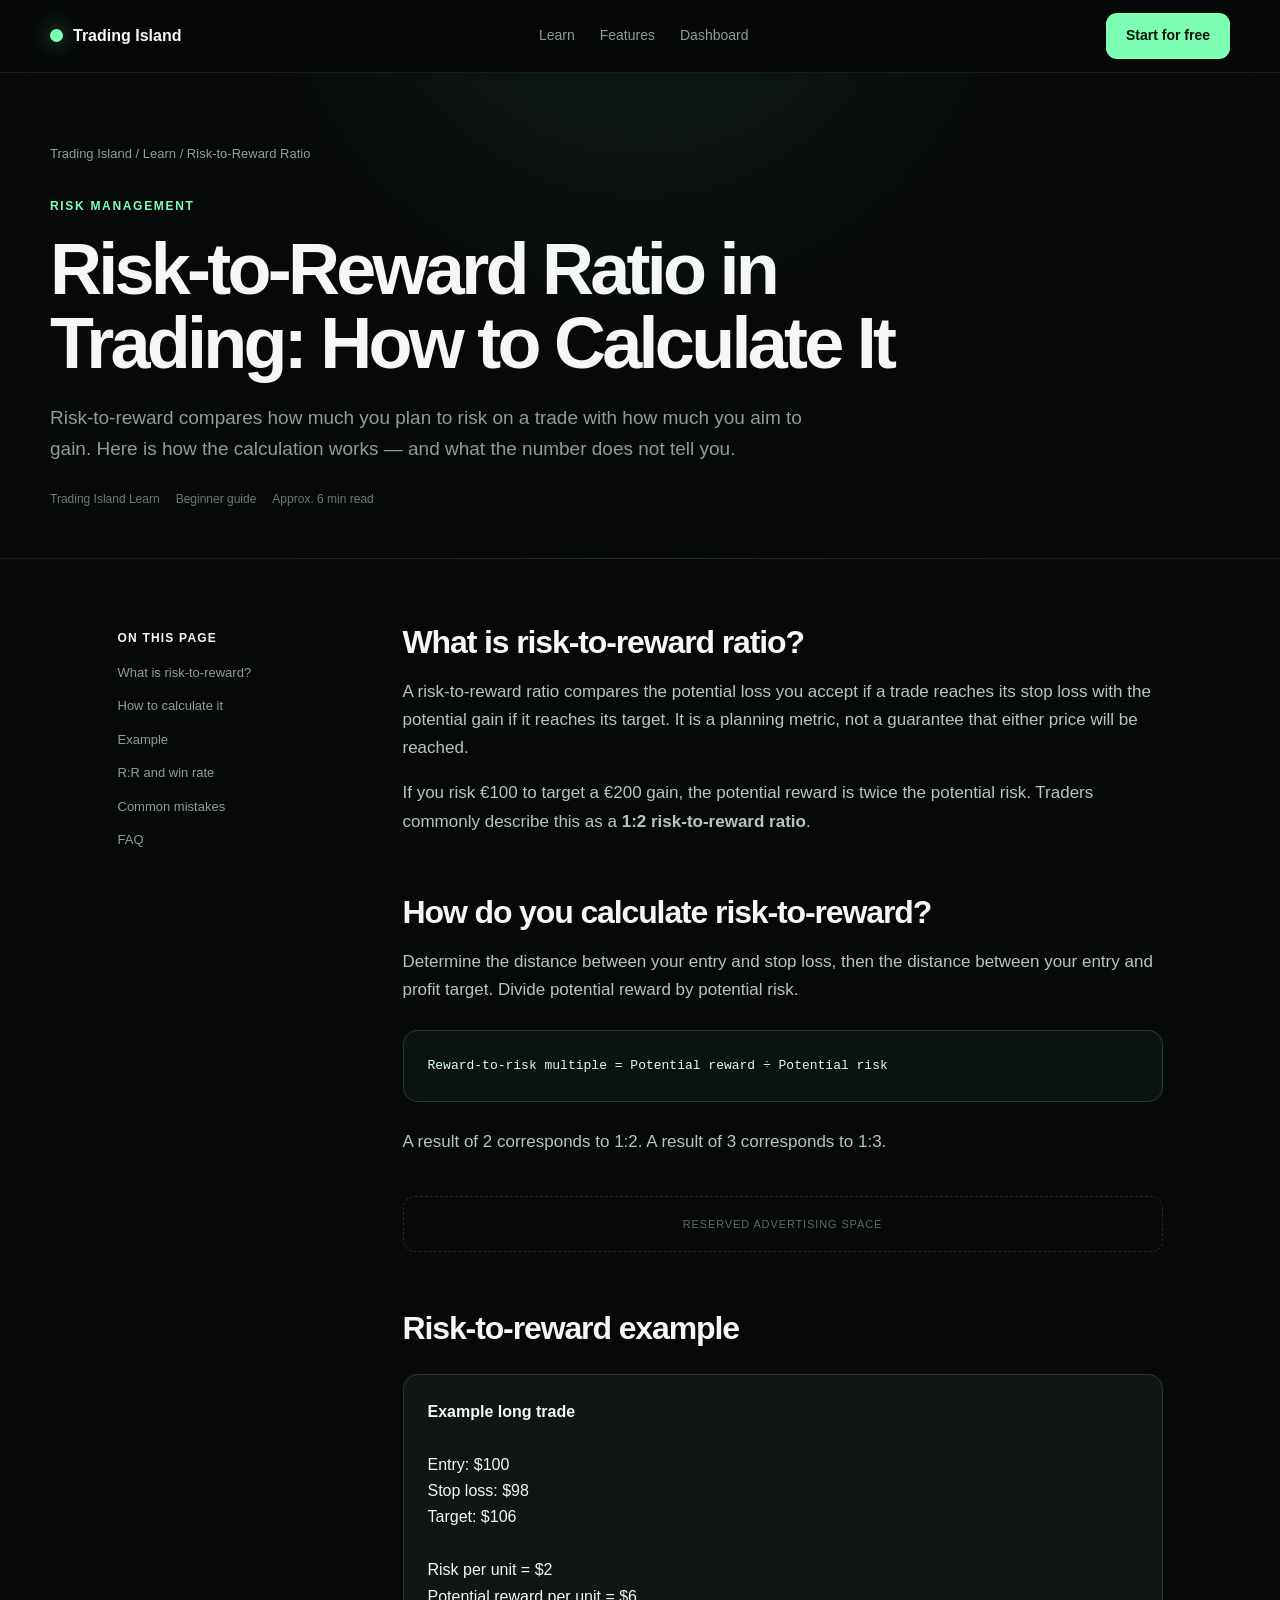
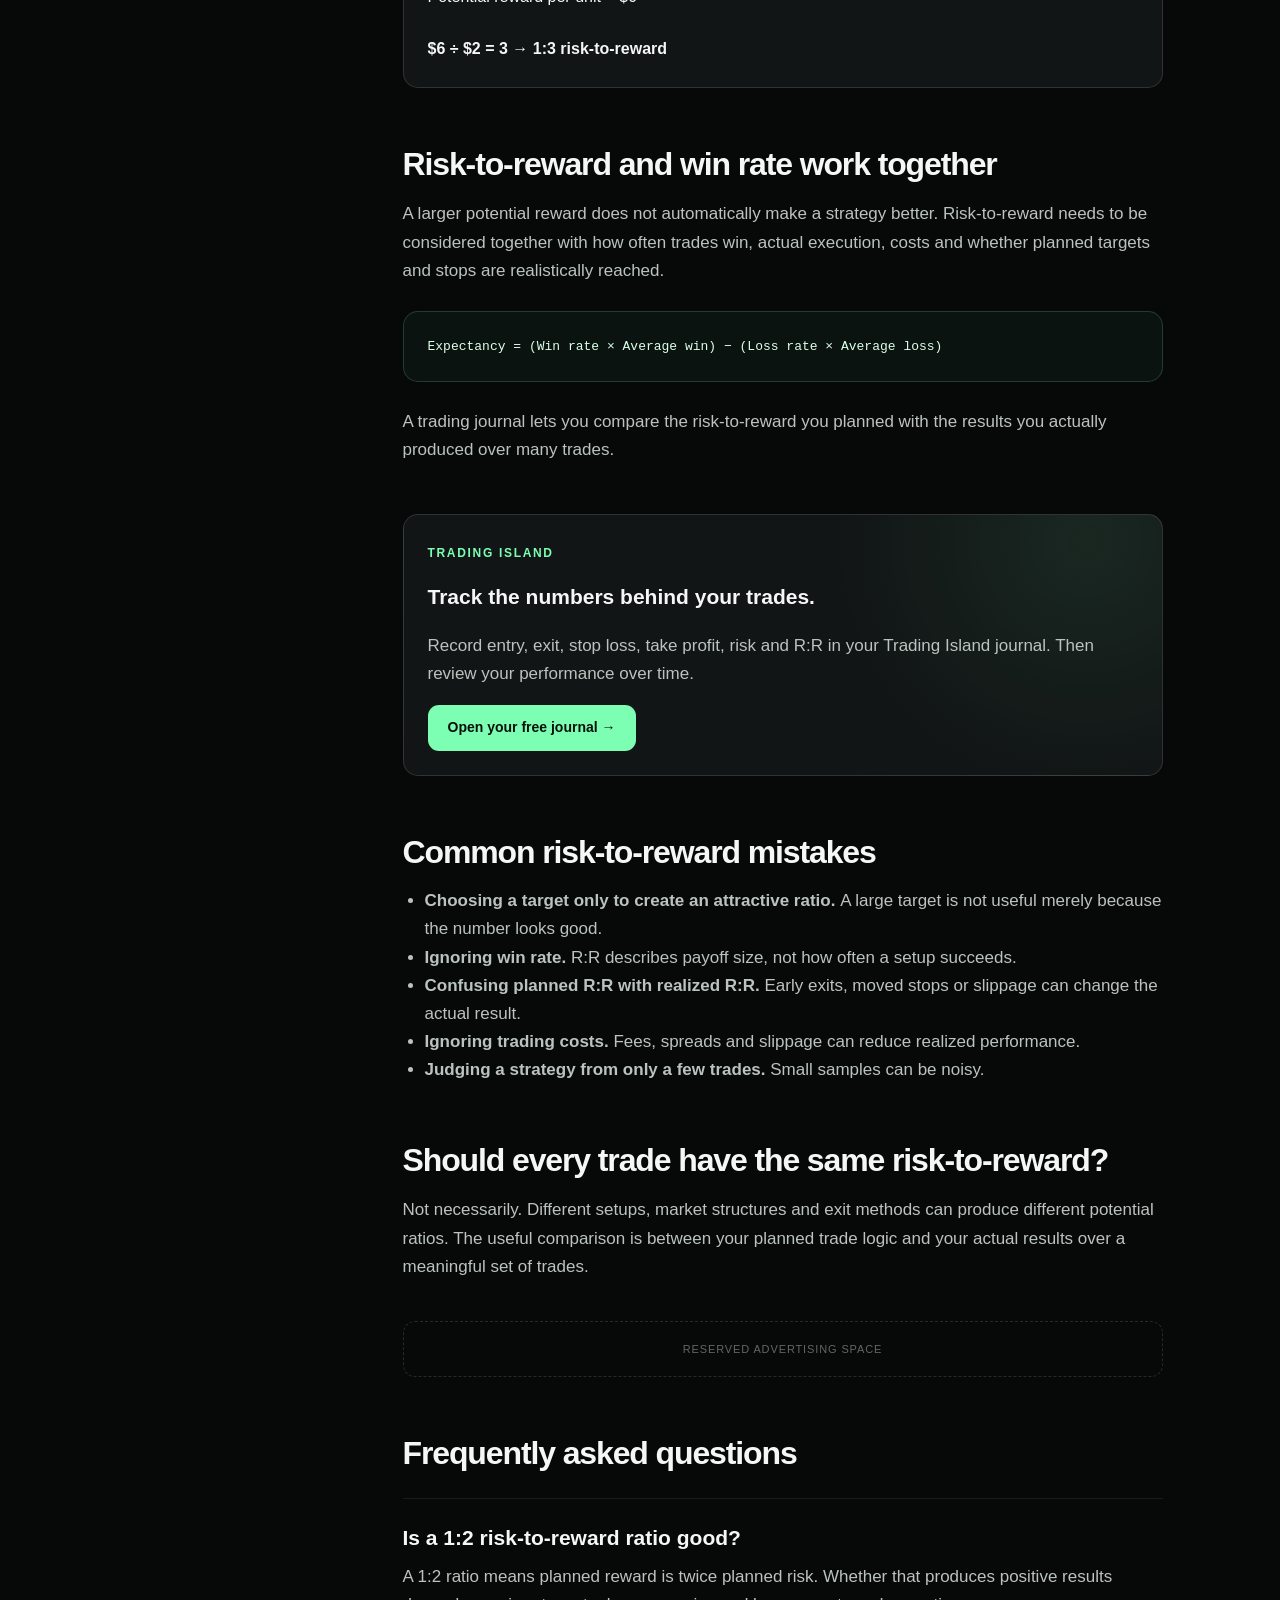
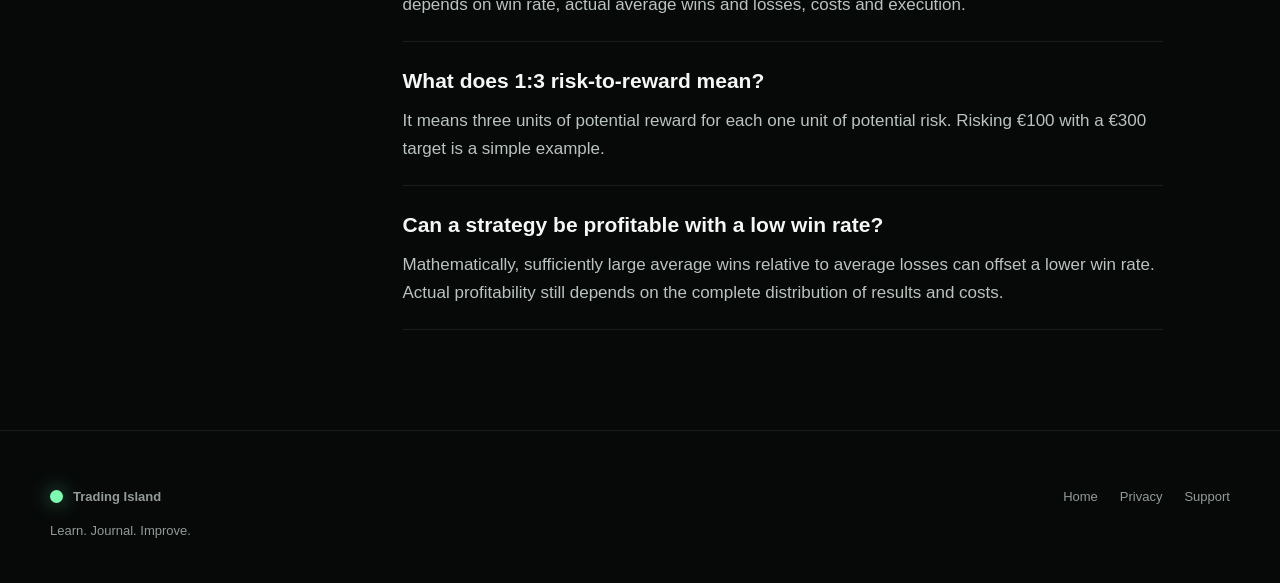
<file: learn/risk-reward-ratio/index.html>
<!doctype html>

<html lang="en">

<head>

  <meta charset="utf-8">

  <meta
    name="viewport"
    content="width=device-width,initial-scale=1"
  >

  <script async
    src="https://pagead2.googlesyndication.com/pagead/js/adsbygoogle.js?client=ca-pub-8344719265580653"
    crossorigin="anonymous"></script>

  <title>
    Risk-to-Reward Ratio in Trading:
    How to Calculate It | Trading Island
  </title>

  <meta
    name="description"
    content="Learn how risk-to-reward ratio works in trading, how to calculate it, and why it should be considered together with win rate and trading expectancy."
  >

  <link
    rel="canonical"
    href="https://www.tradingisland.net/learn/risk-reward-ratio/"
  >

  <link rel="icon" type="image/png" href="/logo2.png">

  <link
    rel="stylesheet"
    href="../style.css"
  >


  <script type="application/ld+json">
  {
    "@context": "https://schema.org",
    "@type": "Article",
    "headline": "Risk-to-Reward Ratio in Trading: How to Calculate It",
    "author": {
      "@type": "Organization",
      "name": "Trading Island"
    },
    "publisher": {
      "@type": "Organization",
      "name": "Trading Island"
    },
    "mainEntityOfPage": "https://www.tradingisland.net/learn/risk-reward-ratio/"
  }
  </script>

</head>


<body>


<header class="navbar">

  <div class="container nav">

    <a
      class="brand"
      href="/"
    >

      <span class="dot"></span>

      Trading Island

    </a>


    <div class="links">

      <a href="/learn/">
        Learn
      </a>

      <a href="/#features">
        Features
      </a>

      <a href="/app/">
        Dashboard
      </a>

    </div>


    <a
      class="button primary"
      href="/app/login.html"
    >
      Start for free
    </a>

  </div>

</header>


<main>


<section class="article-hero">

  <div class="container">

    <div class="crumbs">

      <a href="/">
        Trading Island
      </a>

      /

      <a href="/learn/">
        Learn
      </a>

      /

      Risk-to-Reward Ratio

    </div>


    <span class="eyebrow">
      Risk Management
    </span>


    <h1>
      Risk-to-Reward Ratio in Trading:
      How to Calculate It
    </h1>


    <p class="deck">

      Risk-to-reward compares how much you plan
      to risk on a trade with how much you aim
      to gain.

      Here is how the calculation works —
      and what the number does not tell you.

    </p>


    <div class="meta">

      <span>
        Trading Island Learn
      </span>

      <span>
        Beginner guide
      </span>

      <span>
        Approx. 6 min read
      </span>

    </div>

  </div>

</section>


<div class="layout">


<aside class="toc">

  <strong>
    On this page
  </strong>

  <a href="#what">
    What is risk-to-reward?
  </a>

  <a href="#calculate">
    How to calculate it
  </a>

  <a href="#example">
    Example
  </a>

  <a href="#winrate">
    R:R and win rate
  </a>

  <a href="#mistakes">
    Common mistakes
  </a>

  <a href="#faq">
    FAQ
  </a>

</aside>


<article class="body">


<h2 id="what">
  What is risk-to-reward ratio?
</h2>


<p>

  A risk-to-reward ratio compares the potential
  loss you accept if a trade reaches its stop loss
  with the potential gain if it reaches its target.

  It is a planning metric, not a guarantee that
  either price will be reached.

</p>


<p>

  If you risk €100 to target a €200 gain,
  the potential reward is twice the potential risk.

  Traders commonly describe this as a
  <strong>1:2 risk-to-reward ratio</strong>.

</p>



<h2 id="calculate">
  How do you calculate risk-to-reward?
</h2>


<p>

  Determine the distance between your entry
  and stop loss, then the distance between
  your entry and profit target.

  Divide potential reward by potential risk.

</p>


<div class="formula">

  Reward-to-risk multiple =
  Potential reward ÷ Potential risk

</div>


<p>

  A result of 2 corresponds to 1:2.

  A result of 3 corresponds to 1:3.

</p>



<div class="ad">

  Reserved advertising space

</div>



<h2 id="example">
  Risk-to-reward example
</h2>


<div class="example">

  <strong>
    Example long trade
  </strong>

  <br><br>

  Entry: $100

  <br>

  Stop loss: $98

  <br>

  Target: $106

  <br><br>

  Risk per unit = $2

  <br>

  Potential reward per unit = $6

  <br><br>

  <strong>
    $6 ÷ $2 = 3 → 1:3 risk-to-reward
  </strong>

</div>



<h2 id="winrate">
  Risk-to-reward and win rate work together
</h2>


<p>

  A larger potential reward does not automatically
  make a strategy better.

  Risk-to-reward needs to be considered together
  with how often trades win, actual execution,
  costs and whether planned targets and stops
  are realistically reached.

</p>


<div class="formula">

  Expectancy =
  (Win rate × Average win)
  −
  (Loss rate × Average loss)

</div>


<p>

  A trading journal lets you compare the
  risk-to-reward you planned with the results
  you actually produced over many trades.

</p>



<div class="article-cta">

  <span class="eyebrow">
    Trading Island
  </span>

  <h3>
    Track the numbers behind your trades.
  </h3>

  <p>

    Record entry, exit, stop loss,
    take profit, risk and R:R in your
    Trading Island journal.

    Then review your performance over time.

  </p>

  <a
    class="button primary"
    href="/app/login.html"
  >
    Open your free journal →
  </a>

</div>



<h2 id="mistakes">
  Common risk-to-reward mistakes
</h2>


<ul>

  <li>

    <strong>
      Choosing a target only to create
      an attractive ratio.
    </strong>

    A large target is not useful merely
    because the number looks good.

  </li>


  <li>

    <strong>
      Ignoring win rate.
    </strong>

    R:R describes payoff size,
    not how often a setup succeeds.

  </li>


  <li>

    <strong>
      Confusing planned R:R with realized R:R.
    </strong>

    Early exits, moved stops or slippage
    can change the actual result.

  </li>


  <li>

    <strong>
      Ignoring trading costs.
    </strong>

    Fees, spreads and slippage can reduce
    realized performance.

  </li>


  <li>

    <strong>
      Judging a strategy from only a few trades.
    </strong>

    Small samples can be noisy.

  </li>

</ul>



<h2>
  Should every trade have the same risk-to-reward?
</h2>


<p>

  Not necessarily.

  Different setups, market structures
  and exit methods can produce different
  potential ratios.

  The useful comparison is between your
  planned trade logic and your actual results
  over a meaningful set of trades.

</p>



<div class="ad">

  Reserved advertising space

</div>



<h2 id="faq">
  Frequently asked questions
</h2>


<div class="faq">


  <div class="faq-item">

    <h3>
      Is a 1:2 risk-to-reward ratio good?
    </h3>

    <p>

      A 1:2 ratio means planned reward
      is twice planned risk.

      Whether that produces positive results
      depends on win rate, actual average wins
      and losses, costs and execution.

    </p>

  </div>



  <div class="faq-item">

    <h3>
      What does 1:3 risk-to-reward mean?
    </h3>

    <p>

      It means three units of potential reward
      for each one unit of potential risk.

      Risking €100 with a €300 target
      is a simple example.

    </p>

  </div>



  <div class="faq-item">

    <h3>
      Can a strategy be profitable with a low win rate?
    </h3>

    <p>

      Mathematically, sufficiently large average wins
      relative to average losses can offset a lower
      win rate.

      Actual profitability still depends on the
      complete distribution of results and costs.

    </p>

  </div>


</div>


</article>


</div>


</main>


<footer>

  <div class="container footer">

    <div>

      <a
        class="brand"
        href="/"
      >

        <span class="dot"></span>

        Trading Island

      </a>

      <p>
        Learn. Journal. Improve.
      </p>

    </div>


    <div class="footer-links">

      <a href="/">
        Home
      </a>

      <a href="/privacy/">
        Privacy
      </a>

      <a href="mailto:supporttraderisland@gmail.com">
        Support
      </a>

    </div>

  </div>

</footer>


</body>

</html>
</file>
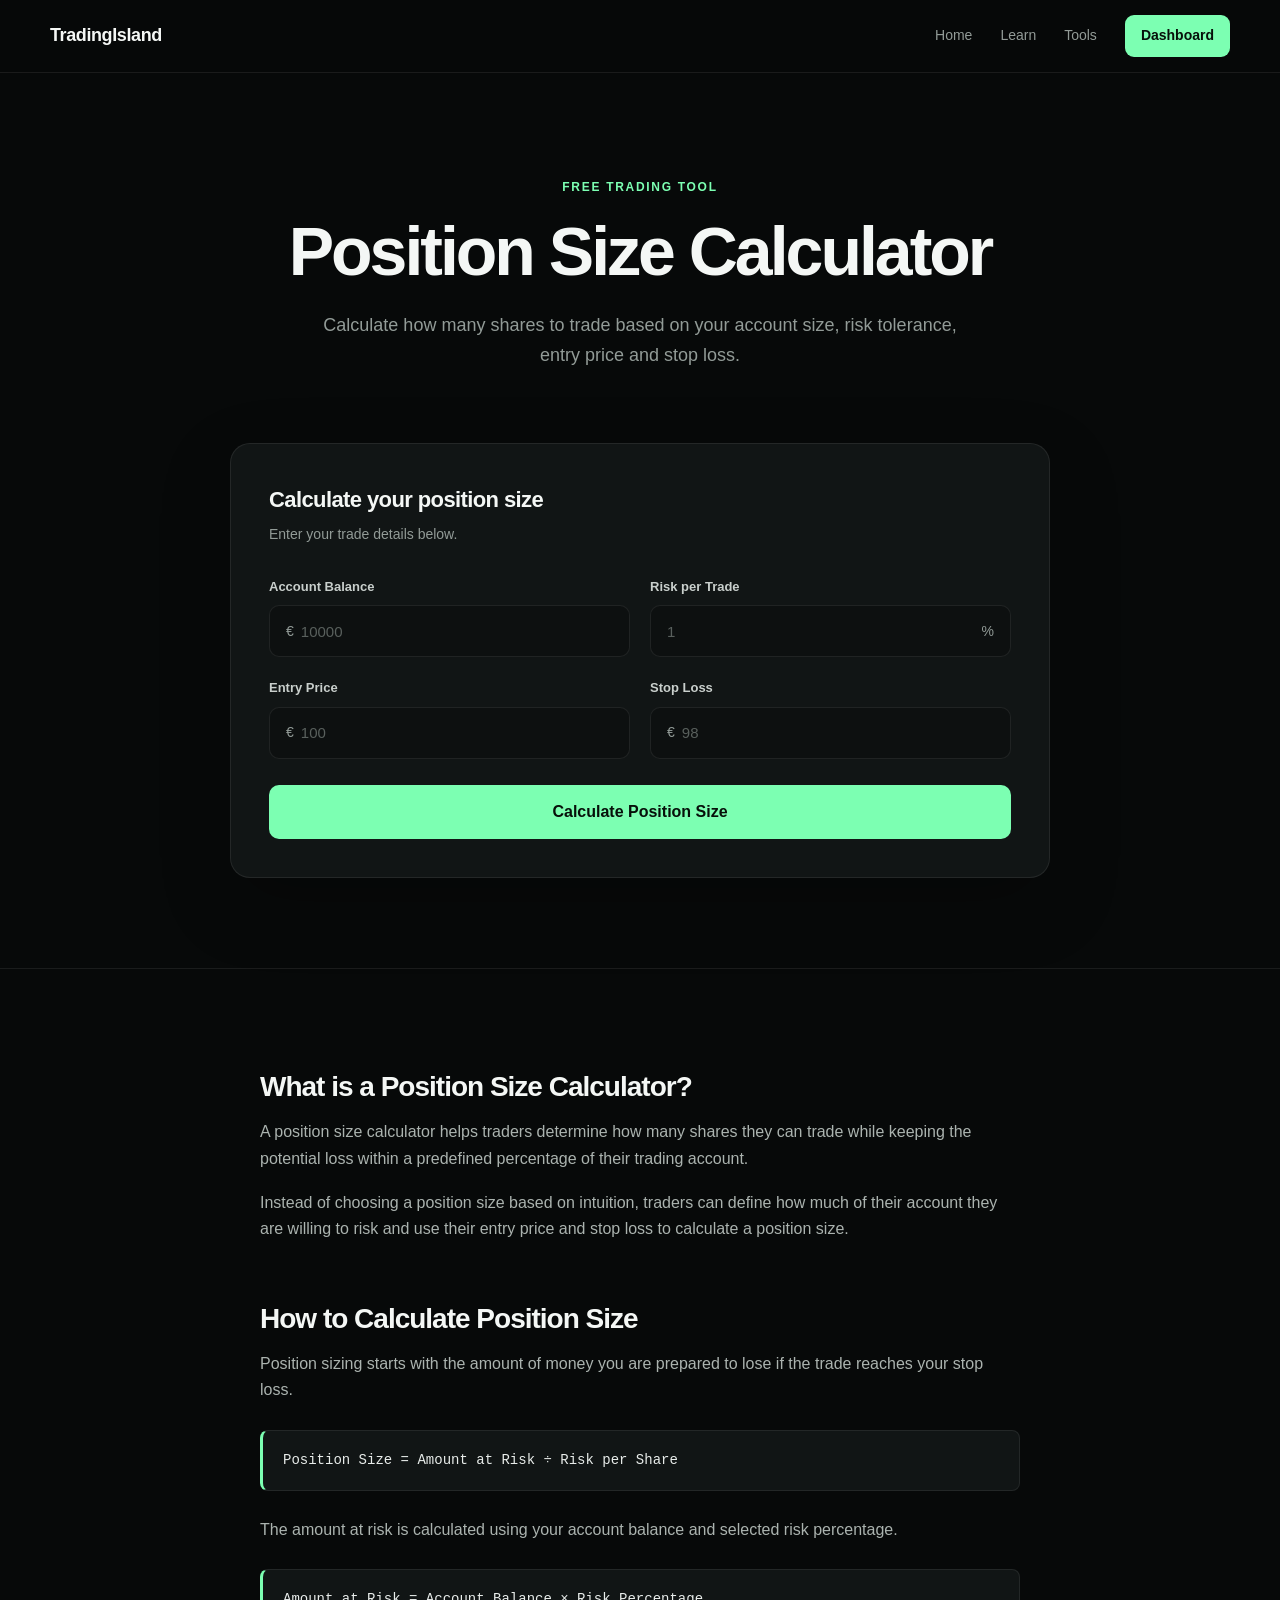
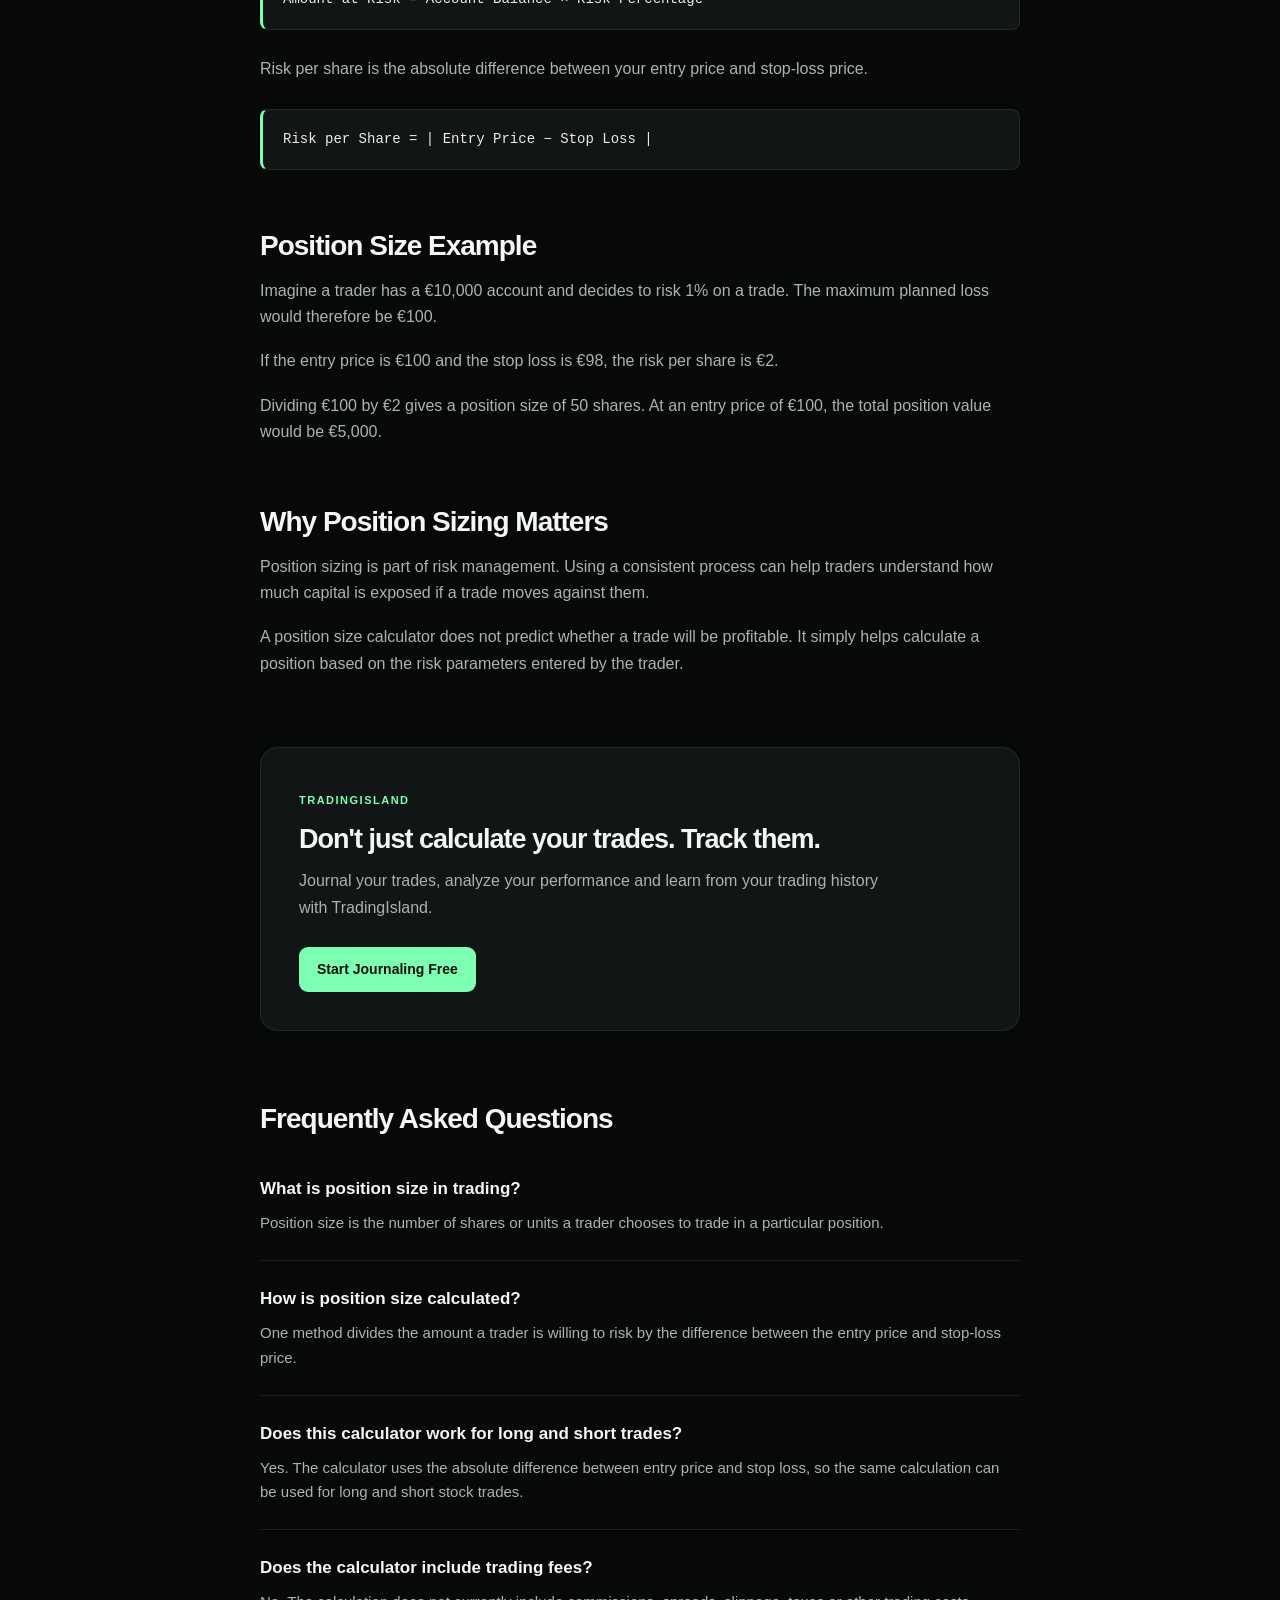
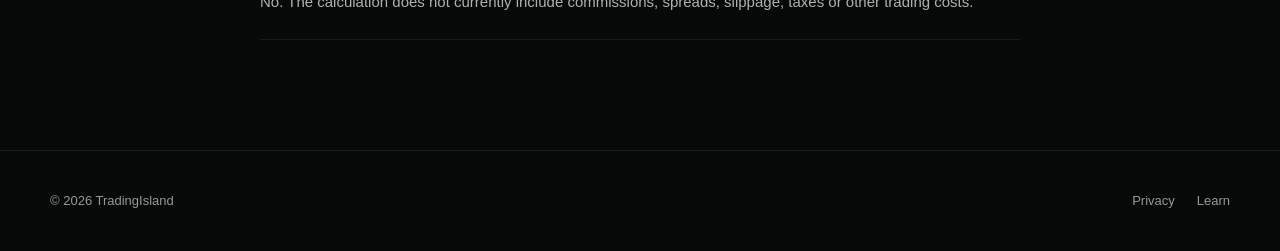
<file: tools/position-size-calculator/index.html>
<!DOCTYPE html>
<html lang="en">
<head>
  <meta charset="UTF-8">
  <meta name="viewport" content="width=device-width, initial-scale=1.0">

  <title>Position Size Calculator for Trading | TradingIsland</title>

  <meta 
    name="description"
    content="Free position size calculator for traders. Calculate your position size based on account balance, risk percentage, entry price and stop loss."
  >

  <link
    rel="canonical"
    href="https://www.tradingisland.net/tools/position-size-calculator/"
  >

  <link rel="icon" href="/favicon.png">
  <link rel="stylesheet" href="style.css">
</head>

<body>

  <!-- NAVIGATION -->
  <header class="navbar">
    <div class="nav-container">

      <a href="/" class="logo">
        TradingIsland
      </a>

      <nav class="nav-links">
        <a href="/">Home</a>
        <a href="/learn/">Learn</a>
        <a href="/tools/">Tools</a>
        <a href="/app/" class="dashboard-btn">Dashboard</a>
      </nav>

    </div>
  </header>


  <main>

    <!-- HERO -->
    <section class="hero">
      <div class="container">

        <span class="eyebrow">FREE TRADING TOOL</span>

        <h1>Position Size Calculator</h1>

        <p class="hero-description">
          Calculate how many shares to trade based on your account size,
          risk tolerance, entry price and stop loss.
        </p>

      </div>
    </section>


    <!-- CALCULATOR -->
    <section class="calculator-section">
      <div class="container">

        <div class="calculator-card">

          <div class="calculator-header">
            <h2>Calculate your position size</h2>
            <p>Enter your trade details below.</p>
          </div>


          <div class="calculator-grid">

            <div class="input-group">
              <label for="accountBalance">Account Balance</label>

              <div class="input-wrapper">
                <span>€</span>
                <input
                  type="number"
                  id="accountBalance"
                  placeholder="10000"
                  min="0"
                  step="any"
                >
              </div>
            </div>


            <div class="input-group">
              <label for="riskPercentage">Risk per Trade</label>

              <div class="input-wrapper percentage">
                <input
                  type="number"
                  id="riskPercentage"
                  placeholder="1"
                  min="0"
                  step="any"
                >
                <span>%</span>
              </div>
            </div>


            <div class="input-group">
              <label for="entryPrice">Entry Price</label>

              <div class="input-wrapper">
                <span>€</span>
                <input
                  type="number"
                  id="entryPrice"
                  placeholder="100"
                  min="0"
                  step="any"
                >
              </div>
            </div>


            <div class="input-group">
              <label for="stopLoss">Stop Loss</label>

              <div class="input-wrapper">
                <span>€</span>
                <input
                  type="number"
                  id="stopLoss"
                  placeholder="98"
                  min="0"
                  step="any"
                >
              </div>
            </div>

          </div>


          <button id="calculateBtn" class="calculate-btn">
            Calculate Position Size
          </button>

          <p id="errorMessage" class="error-message"></p>


          <!-- RESULTS -->
          <div id="results" class="results">

            <div class="main-result">
              <span>Position Size</span>

              <strong id="positionSize">
                —
              </strong>

              <small>shares</small>
            </div>


            <div class="result-grid">

              <div class="result-item">
                <span>Amount at Risk</span>
                <strong id="amountAtRisk">—</strong>
              </div>

              <div class="result-item">
                <span>Risk per Share</span>
                <strong id="riskPerShare">—</strong>
              </div>

              <div class="result-item">
                <span>Position Value</span>
                <strong id="positionValue">—</strong>
              </div>

              <div class="result-item">
                <span>Account Risk</span>
                <strong id="accountRisk">—</strong>
              </div>

            </div>

          </div>

        </div>

      </div>
    </section>


    <!-- EDUCATIONAL CONTENT -->
    <section class="content-section">
      <div class="content-container">

        <h2>What is a Position Size Calculator?</h2>

        <p>
          A position size calculator helps traders determine how many shares
          they can trade while keeping the potential loss within a predefined
          percentage of their trading account.
        </p>

        <p>
          Instead of choosing a position size based on intuition, traders can
          define how much of their account they are willing to risk and use
          their entry price and stop loss to calculate a position size.
        </p>


        <h2>How to Calculate Position Size</h2>

        <p>
          Position sizing starts with the amount of money you are prepared to
          lose if the trade reaches your stop loss.
        </p>

        <div class="formula">
          Position Size = Amount at Risk ÷ Risk per Share
        </div>

        <p>
          The amount at risk is calculated using your account balance and
          selected risk percentage.
        </p>

        <div class="formula">
          Amount at Risk = Account Balance × Risk Percentage
        </div>

        <p>
          Risk per share is the absolute difference between your entry price
          and stop-loss price.
        </p>

        <div class="formula">
          Risk per Share = | Entry Price − Stop Loss |
        </div>


        <h2>Position Size Example</h2>

        <p>
          Imagine a trader has a €10,000 account and decides to risk 1% on a
          trade. The maximum planned loss would therefore be €100.
        </p>

        <p>
          If the entry price is €100 and the stop loss is €98, the risk per
          share is €2.
        </p>

        <p>
          Dividing €100 by €2 gives a position size of 50 shares. At an entry
          price of €100, the total position value would be €5,000.
        </p>


        <h2>Why Position Sizing Matters</h2>

        <p>
          Position sizing is part of risk management. Using a consistent
          process can help traders understand how much capital is exposed if a
          trade moves against them.
        </p>

        <p>
          A position size calculator does not predict whether a trade will be
          profitable. It simply helps calculate a position based on the risk
          parameters entered by the trader.
        </p>


        <!-- CTA -->
        <div class="cta-card">

          <span>TRADINGISLAND</span>

          <h2>Don't just calculate your trades. Track them.</h2>

          <p>
            Journal your trades, analyze your performance and learn from your
            trading history with TradingIsland.
          </p>

          <a href="/app/" class="cta-button">
            Start Journaling Free
          </a>

        </div>


        <!-- FAQ -->
        <div class="faq">

          <h2>Frequently Asked Questions</h2>

          <div class="faq-item">
            <h3>What is position size in trading?</h3>
            <p>
              Position size is the number of shares or units a trader chooses
              to trade in a particular position.
            </p>
          </div>

          <div class="faq-item">
            <h3>How is position size calculated?</h3>
            <p>
              One method divides the amount a trader is willing to risk by the
              difference between the entry price and stop-loss price.
            </p>
          </div>

          <div class="faq-item">
            <h3>Does this calculator work for long and short trades?</h3>
            <p>
              Yes. The calculator uses the absolute difference between entry
              price and stop loss, so the same calculation can be used for
              long and short stock trades.
            </p>
          </div>

          <div class="faq-item">
            <h3>Does the calculator include trading fees?</h3>
            <p>
              No. The calculation does not currently include commissions,
              spreads, slippage, taxes or other trading costs.
            </p>
          </div>

        </div>

      </div>
    </section>

  </main>


  <footer>
    <div class="footer-container">

      <span>© 2026 TradingIsland</span>

      <div>
        <a href="/privacy/">Privacy</a>
        <a href="/learn/">Learn</a>
      </div>

    </div>
  </footer>


  <script src="script.js"></script>

</body>
</html>
</file>
<file: style.css>
:root {
  --background: #070909;
  --background-soft: #0d1010;
  --card: #111515;
  --card-hover: #151a19;

  --border: rgba(255, 255, 255, 0.08);
  --border-strong: rgba(255, 255, 255, 0.13);

  --text: #f4f7f5;
  --muted: #929b97;

  --green: #7cffb2;
  --green-dark: #42d987;

  --max-width: 1180px;
}

* {
  box-sizing: border-box;
}

html {
  scroll-behavior: smooth;
}

body {
  margin: 0;

  font-family:
    Inter,
    -apple-system,
    BlinkMacSystemFont,
    "Segoe UI",
    sans-serif;

  background: var(--background);
  color: var(--text);

  line-height: 1.6;
}

a {
  color: inherit;
  text-decoration: none;
}

button,
input,
select,
textarea {
  font: inherit;
}

.container {
  width: min(var(--max-width), calc(100% - 48px));
  margin: 0 auto;
}


/* =========================================
   NAVBAR
========================================= */

.navbar {
  position: sticky;
  top: 0;
  z-index: 100;

  border-bottom: 1px solid var(--border);

  background: rgba(7, 9, 9, 0.82);
  backdrop-filter: blur(20px);
  -webkit-backdrop-filter: blur(20px);
}

.nav-inner {
  height: 72px;

  display: flex;
  align-items: center;
  justify-content: space-between;

  gap: 30px;
}

.brand {
  display: flex;
  align-items: center;
  gap: 10px;

  flex-shrink: 0;

  font-weight: 700;
  letter-spacing: -0.02em;
}

.brand-dot {
  width: 13px;
  height: 13px;

  flex-shrink: 0;

  border-radius: 50%;

  background: var(--green);

  box-shadow:
    0 0 20px rgba(124, 255, 178, 0.65);
}


/* RIGHT SIDE NAVIGATION */

.nav-right {
  display: flex;
  align-items: center;
  gap: 34px;
}

nav {
  display: flex;
  align-items: center;
  gap: 30px;
}

nav a {
  position: relative;

  color: var(--muted);

  font-size: 14px;
  font-weight: 500;

  transition:
    color 0.2s ease,
    opacity 0.2s ease;
}

nav a:hover {
  color: var(--text);
}


/* ACCOUNT BUTTONS */

.nav-account {
  display: flex;
  align-items: center;
  gap: 10px;
}

.nav-login {
  height: 40px;

  display: inline-flex;
  align-items: center;
  justify-content: center;

  padding: 0 16px;

  border: 1px solid transparent;
  border-radius: 10px;

  color: #c3cbc7;

  font-size: 13px;
  font-weight: 650;

  transition:
    color 0.2s ease,
    background 0.2s ease,
    border-color 0.2s ease,
    transform 0.2s ease;
}

.nav-login:hover {
  color: var(--text);

  background: rgba(255, 255, 255, 0.045);
  border-color: var(--border);
}

.nav-dashboard-button {
  min-height: 40px;

  display: inline-flex;
  align-items: center;
  justify-content: center;

  padding: 0 17px;

  border: 1px solid rgba(124, 255, 178, 0.22);
  border-radius: 10px;

  background: var(--green);
  color: #07100a;

  box-shadow:
    0 0 0 rgba(124, 255, 178, 0);

  font-size: 13px;
  font-weight: 750;

  transition:
    transform 0.2s ease,
    background 0.2s ease,
    box-shadow 0.2s ease;
}

.nav-dashboard-button:hover {
  transform: translateY(-1px);

  background: #9affc4;

  box-shadow:
    0 8px 30px rgba(124, 255, 178, 0.12);
}


/* =========================================
   HERO
========================================= */

.hero {
  position: relative;

  overflow: hidden;

  padding: 110px 0 120px;
}

.hero-glow {
  position: absolute;

  width: 700px;
  height: 700px;

  top: -300px;
  left: 50%;

  transform: translateX(-50%);

  background:
    radial-gradient(
      circle,
      rgba(83, 255, 157, 0.13),
      transparent 65%
    );

  pointer-events: none;
}

.hero-content {
  position: relative;

  display: grid;
  grid-template-columns: 0.9fr 1.1fr;

  gap: 80px;

  align-items: center;
}

.eyebrow {
  display: inline-flex;

  margin-bottom: 20px;

  color: var(--green);

  font-size: 13px;
  font-weight: 700;

  letter-spacing: 0.14em;
  text-transform: uppercase;
}

.hero h1 {
  margin: 0;

  max-width: 650px;

  font-size: clamp(56px, 7vw, 92px);

  line-height: 0.95;

  letter-spacing: -0.065em;
}

.hero-subtitle {
  max-width: 600px;

  margin: 30px 0 0;

  color: var(--muted);

  font-size: 19px;
}

.hero-actions {
  display: flex;
  gap: 12px;

  margin-top: 36px;
}


/* =========================================
   BUTTONS
========================================= */

.button {
  display: inline-flex;
  align-items: center;
  justify-content: center;

  min-height: 50px;

  padding: 0 23px;

  border: 1px solid transparent;
  border-radius: 12px;

  font-size: 14px;
  font-weight: 700;

  cursor: pointer;

  transition:
    transform 0.2s,
    background 0.2s,
    border 0.2s,
    box-shadow 0.2s;
}

.button:hover {
  transform: translateY(-2px);
}

.button-primary {
  background: var(--green);
  color: #07100a;

  box-shadow:
    0 10px 35px rgba(124, 255, 178, 0.08);
}

.button-primary:hover {
  background: #9affc4;

  box-shadow:
    0 14px 40px rgba(124, 255, 178, 0.14);
}

.button-secondary {
  border-color: var(--border-strong);

  background: rgba(255, 255, 255, 0.035);
}

.button-secondary:hover {
  background: rgba(255, 255, 255, 0.07);
}

.small-note {
  margin-top: 20px;

  color: #66706b;

  font-size: 13px;
}


/* =========================================
   FAKE BROWSER
========================================= */

.browser-window {
  overflow: hidden;

  border: 1px solid var(--border-strong);
  border-radius: 22px;

  background: #101313;

  box-shadow:
    0 50px 100px rgba(0, 0, 0, 0.45),
    0 0 100px rgba(87, 255, 160, 0.05);
}

.browser-top {
  height: 50px;

  display: flex;
  align-items: center;

  padding: 0 16px;

  border-bottom: 1px solid var(--border);

  background: #151919;
}

.browser-dots {
  display: flex;
  gap: 6px;
}

.browser-dots span {
  width: 8px;
  height: 8px;

  border-radius: 50%;

  background: #4c5350;
}

.browser-address {
  margin-left: 30px;

  color: #606965;

  font-size: 11px;
}

.browser-content {
  position: relative;

  min-height: 480px;

  display: flex;
  justify-content: center;
  align-items: flex-start;

  padding-top: 65px;

  background:
    linear-gradient(
      rgba(255, 255, 255, 0.018) 1px,
      transparent 1px
    ),
    linear-gradient(
      90deg,
      rgba(255, 255, 255, 0.018) 1px,
      transparent 1px
    );

  background-size: 50px 50px;
}

.chart-lines {
  position: absolute;

  inset: 0;

  overflow: hidden;

  opacity: 0.5;
}

.chart-lines span {
  position: absolute;

  width: 130%;
  height: 2px;

  left: -10%;

  background:
    linear-gradient(
      90deg,
      transparent,
      rgba(124, 255, 178, 0.5),
      transparent
    );

  transform: rotate(-8deg);
}

.chart-lines span:nth-child(1) {
  top: 60%;
}

.chart-lines span:nth-child(2) {
  top: 55%;

  transform: rotate(6deg);
}

.chart-lines span:nth-child(3) {
  top: 67%;

  transform: rotate(-14deg);
}

.chart-lines span:nth-child(4) {
  top: 48%;

  transform: rotate(11deg);
}

.chart-lines span:nth-child(5) {
  top: 73%;

  transform: rotate(-4deg);
}


/* =========================================
   ISLAND
========================================= */

.island {
  position: relative;

  width: 360px;

  padding: 18px;

  border: 1px solid rgba(255, 255, 255, 0.1);
  border-radius: 25px;

  background: rgba(8, 10, 10, 0.96);

  box-shadow:
    0 30px 80px rgba(0, 0, 0, 0.6);
}

.island-top {
  display: flex;
  align-items: center;
  justify-content: space-between;

  padding-bottom: 15px;

  border-bottom: 1px solid var(--border);
}

.island-label {
  font-size: 13px;
  font-weight: 700;
}

.live-indicator {
  display: flex;
  align-items: center;
  gap: 6px;

  color: var(--green);

  font-size: 10px;
  font-weight: 700;
}

.live-indicator span {
  width: 7px;
  height: 7px;

  border-radius: 50%;

  background: var(--green);

  box-shadow:
    0 0 10px var(--green);
}

.market-row {
  display: flex;
  align-items: center;
  justify-content: space-between;

  padding: 16px 3px;

  border-bottom: 1px solid var(--border);
}

.market-row strong {
  display: block;

  font-size: 13px;
}

.market-row small {
  display: block;

  margin-top: 3px;

  color: var(--muted);

  font-size: 10px;
}

.market-price {
  text-align: right;
}

.market-price span {
  display: block;

  margin-top: 3px;

  font-size: 10px;
}

.positive {
  color: var(--green);
}

.negative {
  color: #ff7676;
}

.pnl-card {
  display: flex;
  justify-content: space-between;
  align-items: center;

  margin-top: 17px;

  padding: 14px;

  border-radius: 12px;

  background:
    linear-gradient(
      135deg,
      rgba(124, 255, 178, 0.1),
      rgba(124, 255, 178, 0.025)
    );
}

.pnl-card span {
  color: var(--muted);

  font-size: 11px;
}

.pnl-card strong {
  color: var(--green);
}


/* =========================================
   STATS
========================================= */

.stats-section {
  border-top: 1px solid var(--border);
  border-bottom: 1px solid var(--border);

  background: var(--background-soft);
}

.stats-grid {
  display: grid;
  grid-template-columns: repeat(4, 1fr);
}

.stats-grid div {
  padding: 32px;

  border-right: 1px solid var(--border);

  text-align: center;
}

.stats-grid div:last-child {
  border-right: none;
}

.stats-grid strong {
  display: block;

  font-size: 24px;
}

.stats-grid span {
  display: block;

  margin-top: 4px;

  color: var(--muted);

  font-size: 12px;
}


/* =========================================
   SECTIONS
========================================= */

.section {
  padding: 120px 0;
}

.section-heading {
  max-width: 680px;

  margin-bottom: 55px;
}

.section-heading h2,
.privacy-box h2,
.cta-box h2 {
  margin: 0;

  font-size: clamp(38px, 5vw, 58px);

  line-height: 1.04;

  letter-spacing: -0.045em;
}

.section-heading p,
.privacy-box p,
.cta-box p {
  color: var(--muted);

  font-size: 17px;
}


/* =========================================
   FEATURES
========================================= */

.feature-grid {
  display: grid;
  grid-template-columns: repeat(3, 1fr);

  gap: 16px;
}

.feature-card {
  min-height: 250px;

  padding: 30px;

  border: 1px solid var(--border);
  border-radius: 18px;

  background: var(--card);

  transition:
    transform 0.25s,
    background 0.25s,
    border 0.25s,
    box-shadow 0.25s;
}

.feature-card:hover {
  transform: translateY(-4px);

  border-color: var(--border-strong);

  background: var(--card-hover);

  box-shadow:
    0 20px 50px rgba(0, 0, 0, 0.18);
}

.feature-icon {
  width: 42px;
  height: 42px;

  display: flex;
  align-items: center;
  justify-content: center;

  margin-bottom: 40px;

  border: 1px solid rgba(124, 255, 178, 0.17);
  border-radius: 11px;

  background: rgba(124, 255, 178, 0.07);

  color: var(--green);

  font-size: 18px;
}

.feature-card h3 {
  margin-bottom: 10px;

  font-size: 18px;
}

.feature-card p {
  margin: 0;

  color: var(--muted);

  font-size: 14px;
}


/* =========================================
   HOW IT WORKS
========================================= */

.dark-section {
  border-top: 1px solid var(--border);
  border-bottom: 1px solid var(--border);

  background: var(--background-soft);
}

.steps {
  border-top: 1px solid var(--border);
}

.step {
  display: grid;
  grid-template-columns: 130px 1fr;

  padding: 35px 0;

  border-bottom: 1px solid var(--border);
}

.step-number {
  color: var(--green);

  font-family: monospace;
}

.step h3 {
  margin: 0 0 8px;

  font-size: 21px;
}

.step p {
  max-width: 600px;

  margin: 0;

  color: var(--muted);
}


/* =========================================
   PRIVACY / EXTENSION BOX
========================================= */

.privacy-box {
  display: flex;
  justify-content: space-between;
  align-items: center;

  gap: 50px;

  padding: 50px;

  border: 1px solid var(--border);
  border-radius: 22px;

  background: var(--card);
}

.privacy-box > div {
  max-width: 700px;
}


/* =========================================
   CTA
========================================= */

.cta-section {
  padding: 0 0 120px;
}

.cta-box {
  position: relative;

  overflow: hidden;

  padding: 80px;

  border: 1px solid rgba(124, 255, 178, 0.15);
  border-radius: 28px;

  background:
    radial-gradient(
      circle at 80% 20%,
      rgba(124, 255, 178, 0.11),
      transparent 35%
    ),
    var(--card);
}

.cta-box::after {
  content: "";

  position: absolute;

  width: 400px;
  height: 400px;

  right: -200px;
  bottom: -250px;

  border-radius: 50%;

  background:
    radial-gradient(
      circle,
      rgba(124, 255, 178, 0.08),
      transparent 70%
    );

  pointer-events: none;
}

.cta-box p {
  margin-bottom: 30px;
}


/* =========================================
   FOOTER
========================================= */

footer {
  padding: 60px 0 30px;

  border-top: 1px solid var(--border);
}

.footer-inner {
  display: flex;
  justify-content: space-between;

  gap: 40px;

  padding-bottom: 50px;
}

.footer-inner p {
  color: var(--muted);

  font-size: 13px;
}

.footer-links {
  display: flex;
  gap: 30px;

  color: var(--muted);

  font-size: 13px;
}

.footer-links a {
  transition: color 0.2s ease;
}

.footer-links a:hover {
  color: var(--text);
}

.footer-bottom {
  display: flex;
  justify-content: space-between;

  gap: 30px;

  padding-top: 25px;

  border-top: 1px solid var(--border);

  color: #626a66;

  font-size: 11px;
}


/* =========================================
   AUTH STATE
========================================= */

/*
  JavaScript kan deze classes gebruiken zodra
  Supabase heeft gecontroleerd of de gebruiker
  is ingelogd.
*/

.auth-hidden {
  display: none !important;
}

.auth-loading {
  pointer-events: none;
}


/* =========================================
   RESPONSIVE
========================================= */

@media (max-width: 1050px) {

  .nav-right {
    gap: 20px;
  }

  nav {
    gap: 18px;
  }

  .nav-login {
    padding: 0 12px;
  }

  .nav-dashboard-button {
    padding: 0 14px;
  }

}


@media (max-width: 900px) {

  .hero-content {
    grid-template-columns: 1fr;
  }

  .feature-grid {
    grid-template-columns: repeat(2, 1fr);
  }

  .stats-grid {
    grid-template-columns: repeat(2, 1fr);
  }

  .privacy-box {
    align-items: flex-start;
    flex-direction: column;
  }

  .nav-right nav {
    display: none;
  }

  .nav-right {
    gap: 0;
  }

}


@media (max-width: 650px) {

  .container {
    width: min(100% - 30px, var(--max-width));
  }


  /* NAVBAR MOBILE */

  .nav-inner {
    height: 66px;

    gap: 12px;
  }

  .brand {
    font-size: 14px;
  }

  .brand-dot {
    width: 11px;
    height: 11px;
  }

  nav {
    display: none;
  }

  .nav-account {
    gap: 6px;
  }

  .nav-login {
    height: 38px;

    padding: 0 10px;

    font-size: 12px;
  }

  .nav-dashboard-button {
    min-height: 38px;

    padding: 0 12px;

    border-radius: 9px;

    font-size: 12px;
  }


  /* HERO MOBILE */

  .hero {
    padding-top: 75px;
    padding-bottom: 90px;
  }

  .hero h1 {
    font-size: 54px;
  }

  .hero-subtitle {
    font-size: 17px;
  }

  .hero-actions {
    align-items: stretch;
    flex-direction: column;
  }

  .hero-actions .button {
    width: 100%;
  }


  /* FEATURES */

  .feature-grid {
    grid-template-columns: 1fr;
  }


  /* STATS */

  .stats-grid {
    grid-template-columns: 1fr 1fr;
  }

  .stats-grid div {
    padding: 23px 10px;
  }

  .stats-grid div:nth-child(2) {
    border-right: none;
  }

  .stats-grid div:nth-child(-n + 2) {
    border-bottom: 1px solid var(--border);
  }


  /* DEMO */

  .island {
    width: calc(100% - 30px);
  }

  .browser-content {
    min-height: 430px;
  }


  /* STEPS */

  .step {
    grid-template-columns: 55px 1fr;
  }


  /* PRIVACY */

  .privacy-box {
    padding: 30px;
  }

  .privacy-box .button {
    width: 100%;
  }


  /* CTA */

  .cta-box {
    padding: 45px 28px;
  }


  /* FOOTER */

  .footer-inner,
  .footer-bottom {
    flex-direction: column;

    gap: 25px;
  }

  .footer-links {
    flex-wrap: wrap;

    gap: 18px 25px;
  }

}


@media (max-width: 460px) {

  .nav-login {
    display: none;
  }

  .nav-dashboard-button {
    padding: 0 11px;

    font-size: 11px;
  }

  .hero h1 {
    font-size: 47px;
  }

  .hero {
    padding-top: 62px;
  }

  .browser-address {
    margin-left: 18px;
  }

  .section {
    padding: 90px 0;
  }

  .section-heading {
    margin-bottom: 40px;
  }

  .stats-grid strong {
    font-size: 19px;
  }

}

/* =========================================
   TRADINGVIEW AFFILIATE
========================================= */

.tradingview-section {
  padding-top: 95px;
  padding-bottom: 95px;
}

.tradingview-home-card {
  position: relative;

  display: flex;
  align-items: center;
  justify-content: space-between;

  gap: 60px;

  overflow: hidden;

  padding: 58px 60px;

  border: 1px solid rgba(124, 255, 178, 0.18);
  border-radius: 24px;

  background:
    radial-gradient(
      circle at 88% 20%,
      rgba(124, 255, 178, 0.12),
      transparent 31%
    ),
    linear-gradient(
      135deg,
      rgba(124, 255, 178, 0.035),
      transparent 48%
    ),
    var(--card);
}

.tradingview-home-card::before {
  content: "";

  position: absolute;
  top: 0;
  left: 60px;

  width: 86px;
  height: 2px;

  border-radius: 999px;

  background: var(--green);

  box-shadow:
    0 0 18px rgba(124, 255, 178, 0.35);
}

.tradingview-home-copy {
  position: relative;
  z-index: 1;

  max-width: 710px;
}

.tradingview-home-copy .eyebrow {
  margin-bottom: 14px;
}

.tradingview-home-copy h2 {
  margin: 0 0 18px;

  font-size: clamp(36px, 4.5vw, 56px);
  line-height: 1.04;
  letter-spacing: -0.045em;
}

.tradingview-home-copy > p:not(.tradingview-disclosure) {
  max-width: 680px;

  margin: 0;

  color: var(--muted);

  font-size: 17px;
}

.tradingview-disclosure {
  margin: 16px 0 0;

  color: #68716d;

  font-size: 11px;
  line-height: 1.5;
}

.tradingview-home-button {
  position: relative;
  z-index: 1;

  flex: 0 0 auto;

  gap: 9px;

  min-width: 205px;

  white-space: nowrap;

  box-shadow:
    0 12px 34px rgba(124, 255, 178, 0.10);
}

.tradingview-home-button span {
  font-size: 16px;

  transition: transform 0.2s ease;
}

.tradingview-home-button:hover span {
  transform: translate(2px, -2px);
}


@media (max-width: 900px) {

  .tradingview-home-card {
    align-items: flex-start;
    flex-direction: column;

    gap: 28px;
  }

}


@media (max-width: 650px) {

  .tradingview-section {
    padding-top: 70px;
    padding-bottom: 70px;
  }

  .tradingview-home-card {
    padding: 38px 30px;
  }

  .tradingview-home-card::before {
    left: 30px;
  }

  .tradingview-home-copy h2 {
    font-size: 38px;
  }

  .tradingview-home-copy > p:not(.tradingview-disclosure) {
    font-size: 16px;
  }

  .tradingview-home-button {
    width: 100%;
  }

}


@media (max-width: 460px) {

  .tradingview-home-card {
    padding: 32px 24px;
  }

  .tradingview-home-card::before {
    left: 24px;
  }

  .tradingview-home-copy h2 {
    font-size: 33px;
  }

}
.brand-logo {
  width: 36px;
  height: 36px;
  display: block;
  object-fit: cover;
  border-radius: 10px;
  flex-shrink: 0;
}
</file>
<file: candle-guess/game.css>
/* =========================================================
   CANDLEGUESS V3
   TRADING ISLAND — PREMIUM GAME INTERFACE
   ========================================================= */

:root {
  --cg-bg: #080d0b;
  --cg-surface: #101814;
  --cg-surface-2: #141f18;
  --cg-surface-3: #19271e;

  --cg-border: #27392e;
  --cg-border-light: #36503d;

  --cg-text: #f3fff7;
  --cg-muted: #93a99a;

  --cg-green: #7cffb2;
  --cg-green-dark: #43db88;

  --cg-red: #ff8991;
  --cg-red-dark: #e86b76;

  --cg-radius: 20px;
}

/* =========================================================
   GENERAL
   ========================================================= */

.cg-wrap {
  max-width: 1080px;
  padding: 58px 0 100px;
}

.cg-wrap * {
  box-sizing: border-box;
}

.cg-wrap button {
  font-family: inherit;
}

.cg-logo {
  width: 34px;
  height: 34px;
  object-fit: cover;
  border-radius: 9px;
  margin-right: 9px;
  vertical-align: middle;
}

.cg-wrap [hidden] {
  display: none !important;
}

/* =========================================================
   HERO
   ========================================================= */

.cg-hero {
  display: flex;
  justify-content: space-between;
  align-items: center;
  gap: 28px;
  margin-bottom: 34px;
}

.cg-hero-content {
  min-width: 0;
}

.cg-hero-badge {
  display: inline-flex;
  align-items: center;
  gap: 9px;

  padding: 9px 13px;

  background: rgba(124,255,178,.07);
  border: 1px solid rgba(124,255,178,.18);

  border-radius: 100px;

  font-size: 10px;
  font-weight: 800;
  letter-spacing: .13em;

  color: var(--cg-green);
}

.cg-live-dot,
.cg-status-dot {
  width: 7px;
  height: 7px;
  flex-shrink: 0;

  background: var(--cg-green);
  border-radius: 50%;

  box-shadow:
    0 0 12px rgba(124,255,178,.6);
}

.cg-hero h1 {
  font-size: clamp(42px, 6vw, 66px);
  line-height: 1.05;

  font-weight: 850;
  letter-spacing: -.055em;

  color: var(--cg-text);

  margin: 20px 0 13px;
}

.cg-hero h1 span {
  color: var(--cg-green);
}

.cg-hero-description {
  font-size: 16px;
  line-height: 1.7;
  color: var(--cg-muted);
  margin: 0;
}

.cg-hero-features {
  display: flex;
  align-items: center;
  flex-wrap: wrap;
  gap: 11px;

  margin-top: 19px;

  font-size: 12px;
  font-weight: 600;

  color: #b2c6b8;
}

.cg-feature-dot {
  width: 4px;
  height: 4px;
  border-radius: 50%;
  background: #496452;
}

.cg-challenge-badge {
  flex-shrink: 0;

  display: flex;
  flex-direction: column;
  align-items: flex-end;
  gap: 8px;

  padding: 18px 20px;

  background: var(--cg-surface);
  border: 1px solid var(--cg-border);

  border-radius: 15px;
}

.cg-challenge-label {
  font-size: 10px;
  font-weight: 800;
  letter-spacing: .1em;
  color: var(--cg-muted);
}

#challenge {
  color: var(--cg-green);
  font-size: 13px;
  font-weight: 800;
}

/* =========================================================
   MAIN PANEL
   ========================================================= */

.cg-panel {
  background:
    linear-gradient(
      145deg,
      #121b16 0%,
      #0e1511 100%
    );

  border: 1px solid var(--cg-border);
  border-radius: 24px;

  padding: 28px;

  box-shadow:
    0 20px 65px rgba(0,0,0,.18),
    inset 0 1px 0 rgba(255,255,255,.025);
}

/* =========================================================
   GAME HEADER
   ========================================================= */

.cg-game-header {
  display: flex;
  justify-content: space-between;
  align-items: center;
  gap: 16px;

  padding-bottom: 24px;
  margin-bottom: 24px;

  border-bottom:
    1px solid var(--cg-border);
}

.cg-game-title {
  display: flex;
  align-items: center;
  gap: 13px;
}

.cg-game-icon {
  display: grid;
  place-items: center;

  width: 46px;
  height: 46px;

  background: #1c3827;
  border: 1px solid #345b41;

  border-radius: 13px;

  color: var(--cg-green);

  font-size: 25px;
  font-weight: 800;
}

.cg-game-title strong {
  display: block;

  font-size: 16px;
  color: var(--cg-text);
}

.cg-game-title span {
  display: block;

  margin-top: 4px;

  font-size: 12px;
  color: var(--cg-muted);
}

.cg-game-status {
  display: inline-flex;
  align-items: center;
  gap: 9px;

  font-size: 10px;
  font-weight: 800;
  letter-spacing: .09em;

  color: var(--cg-green);

  white-space: nowrap;
}

/* =========================================================
   STATS
   ========================================================= */

.cg-stats {
  display: grid;
  grid-template-columns:
    repeat(3, minmax(0, 1fr));

  gap: 14px;
  margin-bottom: 28px;
}

.cg-stat-card {
  min-width: 0;

  padding: 20px;

  background: var(--cg-surface);
  border: 1px solid var(--cg-border);

  border-radius: 15px;

  transition:
    border-color .2s,
    transform .2s;
}

.cg-stat-card:hover {
  border-color: var(--cg-border-light);
}

.cg-stat-label {
  display: flex;
  align-items: center;
  gap: 8px;

  font-size: 10px;
  font-weight: 800;
  letter-spacing: .11em;

  color: var(--cg-muted);
}

.cg-stat-icon {
  font-size: 17px;
  color: var(--cg-green);
}

.cg-stat-card strong {
  display: block;

  font-size: clamp(21px, 3vw, 29px);
  font-weight: 850;
  letter-spacing: -.04em;

  color: var(--cg-text);

  margin: 12px 0 8px;

  font-variant-numeric: tabular-nums;
}

.cg-stat-description {
  font-size: 11px;
  color: #758d7d;
}

/* =========================================================
   TIMER
   ========================================================= */

.cg-timer-card {
  border-color: #345540;
}

.cg-timer-card strong {
  color: var(--cg-green);
}

.cg-timer-track {
  width: 100%;
  height: 5px;

  background: #26392d;
  border-radius: 20px;

  overflow: hidden;

  margin-top: 13px;
}

.cg-timer-progress {
  width: 100%;
  height: 100%;

  background:
    linear-gradient(
      90deg,
      #45d98b,
      #7cffb2
    );

  border-radius: 20px;

  transition:
    width .35s linear,
    background .2s;
}

.cg-timer-warning {
  border-color: rgba(255,137,145,.55);
}

.cg-timer-warning strong {
  color: var(--cg-red);
}

.cg-timer-warning .cg-timer-progress {
  background: var(--cg-red);
}

/* =========================================================
   MARKET SECTION
   ========================================================= */

.cg-market-section {
  padding: 20px;

  background: #0b120e;
  border: 1px solid #263b2c;

  border-radius: 18px;
}

.cg-chart-heading {
  display: flex;
  justify-content: space-between;
  align-items: center;
  gap: 14px;

  margin-bottom: 17px;
}

.cg-market-info {
  display: flex;
  align-items: center;
  gap: 12px;
}

.cg-market-icon {
  display: grid;
  place-items: center;

  width: 43px;
  height: 43px;

  background: #1a3323;
  border: 1px solid #30563b;

  border-radius: 12px;

  color: var(--cg-green);
  font-size: 24px;
}

.cg-market-info strong {
  display: block;

  color: var(--cg-text);
  font-size: 17px;
  font-weight: 800;
}

.cg-market-info span {
  display: block;

  margin-top: 4px;

  font-size: 11px;
  color: var(--cg-muted);
}

.cg-hidden-badge {
  display: inline-flex;
  align-items: center;
  gap: 8px;

  padding: 9px 12px;

  background: #17241b;
  border: 1px solid #304836;

  border-radius: 9px;

  color: #adc2b1;

  font-size: 10px;
  font-weight: 800;
  letter-spacing: .04em;

  white-space: nowrap;
}

.cg-hidden-dot {
  width: 6px;
  height: 6px;

  background: #7cffb2;
  border-radius: 50%;
}

/* =========================================================
   CHART
   ========================================================= */

.cg-chart-shell {
  position: relative;

  width: 100%;
  height: 390px;

  overflow: hidden;

  background: #080e0a;

  border: 1px solid #263a2b;
  border-radius: 13px;

  box-shadow:
    inset 0 0 35px rgba(0,0,0,.25);
}

#chart {
  width: 100%;
  height: 100%;
}

#chart canvas {
  width: 100%;
  height: 100%;
  display: block;
}

.cg-future {
  position: absolute;
  top: 0;
  right: 0;
  bottom: 0;

  width: 19%;

  pointer-events: none;

  display: grid;
  place-items: center;

  background:
    repeating-linear-gradient(
      135deg,
      rgba(124,255,178,.035),
      rgba(124,255,178,.035) 9px,
      rgba(255,255,255,.012) 9px,
      rgba(255,255,255,.012) 18px
    );

  border-left:
    1px dashed rgba(124,255,178,.45);

  transition:
    opacity .45s ease;
}

.cg-future-content {
  display: flex;
  flex-direction: column;
  align-items: center;
  gap: 9px;

  color: #7cffb2;
}

.cg-question-mark {
  display: grid;
  place-items: center;

  width: 48px;
  height: 48px;

  border: 1px solid #3d664b;
  border-radius: 13px;

  background: #1a3324;

  font-size: 30px;
  font-weight: 800;
}

.cg-future-content span {
  font-size: 9px;
  font-weight: 800;
  letter-spacing: .1em;

  white-space: nowrap;
}

.cg-future.revealed {
  opacity: 0;
}

.cg-chart-footer {
  display: flex;
  justify-content: space-between;
  gap: 10px;

  padding-top: 15px;

  font-size: 10px;
  font-weight: 700;
  letter-spacing: .08em;

  color: #78917e;
}

.cg-chart-footer span {
  display: inline-flex;
  align-items: center;
  gap: 7px;
}

.cg-chart-footer-dot {
  width: 6px;
  height: 6px;

  background: #5d9d73;
  border-radius: 50%;
}

/* =========================================================
   QUESTION
   ========================================================= */

.cg-question {
  padding-top: 34px;
  text-align: center;
}

.cg-question-label {
  font-size: 10px;
  font-weight: 800;
  letter-spacing: .14em;

  color: var(--cg-green);

  margin-bottom: 13px;
}

.cg-question h2 {
  color: var(--cg-text);

  font-size: clamp(22px, 3vw, 28px);
  font-weight: 800;
  letter-spacing: -.035em;

  margin: 0 0 9px;
}

.cg-question > p {
  color: var(--cg-muted);

  font-size: 14px;
  line-height: 1.7;

  max-width: 530px;

  margin: 0 auto 27px;
}

/* =========================================================
   ACTION BUTTONS
   ========================================================= */

.cg-actions {
  display: grid;
  grid-template-columns:
    repeat(2, minmax(0, 1fr));

  gap: 15px;
}

.cg-button {
  font: inherit;
  cursor: pointer;

  border-radius: 14px;

  transition:
    transform .2s,
    border-color .2s,
    background .2s,
    box-shadow .2s;
}

.cg-button:focus-visible {
  outline: 2px solid var(--cg-green);
  outline-offset: 4px;
}

.cg-button:disabled {
  opacity: .48;
  cursor: not-allowed;
  transform: none !important;
}

.cg-long,
.cg-short {
  display: flex;
  align-items: center;
  text-align: left;

  gap: 16px;

  min-height: 100px;
  padding: 20px;

  border: 1px solid;
}

.cg-long {
  background: #153323;
  border-color: #347b51;
  color: var(--cg-green);
}

.cg-short {
  background: #321d21;
  border-color: #7d414a;
  color: var(--cg-red);
}

.cg-long:hover:not(:disabled) {
  background: #1b432d;

  border-color: var(--cg-green);

  box-shadow:
    0 8px 30px rgba(124,255,178,.09);

  transform: translateY(-3px);
}

.cg-short:hover:not(:disabled) {
  background: #422329;

  border-color: var(--cg-red);

  box-shadow:
    0 8px 30px rgba(255,137,145,.08);

  transform: translateY(-3px);
}

.cg-button-icon {
  display: grid;
  place-items: center;

  width: 52px;
  height: 52px;

  flex-shrink: 0;

  border-radius: 12px;

  font-size: 31px;
  font-weight: 700;
}

.cg-long .cg-button-icon {
  background: rgba(124,255,178,.12);
}

.cg-short .cg-button-icon {
  background: rgba(255,137,145,.12);
}

.cg-button-text {
  flex: 1;
  min-width: 0;
}

.cg-button-text strong {
  display: block;

  font-size: 19px;
  font-weight: 850;
  letter-spacing: .02em;
}

.cg-button-text small {
  display: block;

  margin-top: 5px;

  font-size: 12px;
  font-weight: 500;

  color: #a8bcae;
}

.cg-button-arrow {
  font-size: 22px;
  opacity: .65;
}

/* =========================================================
   FEEDBACK
   ========================================================= */

.cg-feedback {
  min-height: 26px;

  margin-top: 22px;

  text-align: center;

  font-size: 15px;
  font-weight: 800;

  color: var(--cg-green);
}

.cg-feedback:not(:empty) {
  padding: 12px;

  background: rgba(124,255,178,.055);
  border: 1px solid rgba(124,255,178,.15);

  border-radius: 12px;

  animation:
    cg-feedback-in .3s ease both;
}

@keyframes cg-feedback-in {
  from {
    opacity: 0;
    transform: translateY(8px);
  }

  to {
    opacity: 1;
    transform: translateY(0);
  }
}

/* =========================================================
   NEXT BUTTON
   ========================================================= */

.cg-next {
  display: block;

  min-width: 215px;
  min-height: 55px;

  margin: 20px auto 0;
  padding: 15px 24px;

  border: 0;
  border-radius: 12px;

  background: var(--cg-green);
  color: #07110b;

  font-size: 14px;
  font-weight: 850;

  text-align: center;
}

.cg-next:hover:not(:disabled) {
  background: #a1ffca;

  transform: translateY(-2px);

  box-shadow:
    0 10px 25px rgba(124,255,178,.15);
}

/* =========================================================
   RESULTS PANEL
   ========================================================= */

.cg-results-panel {
  text-align: center;
}

.cg-results-header {
  display: flex;
  flex-direction: column;
  align-items: center;
}

.cg-complete-icon {
  display: grid;
  place-items: center;

  width: 65px;
  height: 65px;

  background: #1a3e29;
  border: 1px solid #3c8155;

  border-radius: 50%;

  color: var(--cg-green);

  font-size: 30px;
  font-weight: 800;

  margin-bottom: 18px;
}

.cg-eyebrow {
  font-size: 10px;
  font-weight: 800;
  letter-spacing: .15em;

  color: var(--cg-green);

  margin: 0;
}

.cg-results-header h2 {
  font-size: clamp(28px, 4vw, 38px);
  font-weight: 850;
  letter-spacing: -.04em;

  color: var(--cg-text);

  margin: 12px 0;
}

.cg-results-subtitle {
  font-size: 14px;
  line-height: 1.7;

  color: var(--cg-muted);

  margin: 0;
}

/* =========================================================
   BIG SCORE
   ========================================================= */

.cg-score-container {
  padding: 35px 20px;

  margin: 27px 0;

  background:
    radial-gradient(
      ellipse at top,
      rgba(124,255,178,.09),
      transparent 65%
    ),
    #0c1510;

  border: 1px solid #2b4b35;
  border-radius: 19px;
}

.cg-score-label {
  font-size: 11px;
  font-weight: 800;
  letter-spacing: .13em;

  color: var(--cg-muted);
}

.cg-big-score {
  font-size: clamp(54px, 9vw, 92px);
  font-weight: 900;
  letter-spacing: -.065em;

  color: var(--cg-green);

  margin: 12px 0;

  font-variant-numeric: tabular-nums;
}

#finalDetails {
  font-size: 14px;
  font-weight: 600;

  color: #b2c7b9;

  margin: 0;
}

#cgPercentile {
  font-size: 17px !important;
  font-weight: 800 !important;

  color: var(--cg-green) !important;

  margin: 20px 0 0 !important;
}

/* =========================================================
   ROUND RESULTS
   ========================================================= */

.cg-results-section-title {
  text-align: left;

  font-size: 11px;
  font-weight: 800;
  letter-spacing: .13em;

  color: var(--cg-muted);

  margin-bottom: 15px;
}

.cg-results {
  display: grid;
  grid-template-columns:
    repeat(3, minmax(0, 1fr));

  gap: 12px;
}

.cg-result {
  padding: 20px 12px;

  background: #101b14;
  border: 1px solid #2d4433;

  border-radius: 13px;

  color: #e6f5eb;

  font-size: 12px;
  font-weight: 700;

  line-height: 1.6;

  overflow-wrap: anywhere;
}

/* =========================================================
   RESULTS BOTTOM
   ========================================================= */

.cg-results-bottom {
  display: flex;
  flex-direction: column;
  align-items: center;
  gap: 8px;

  padding: 22px 0;

  margin-top: 24px;

  border-top: 1px solid var(--cg-border);
}

#streak,
#countdown {
  color: var(--cg-muted);

  font-size: 13px;
  margin: 0;
}

#countdown {
  color: var(--cg-green);
  font-weight: 800;
  font-variant-numeric: tabular-nums;
}

/* =========================================================
   SHARE SECTION
   ========================================================= */

.cg-share-section {
  margin-top: 12px;
  padding: 24px;

  background: #101c15;
  border: 1px solid #294533;

  border-radius: 16px;
}

.cg-share-section h3 {
  font-size: 19px;
  font-weight: 800;

  color: var(--cg-text);

  margin: 0 0 9px;
}

.cg-share-section p {
  font-size: 13px;
  line-height: 1.6;

  color: var(--cg-muted);

  margin: 0;
}

.cg-share-section .cg-next {
  margin-top: 20px;
}

/* =========================================================
   LEADERBOARD
   ========================================================= */

#cgLeaderboard {
  margin-top: 28px !important;

  border-radius: 17px !important;

  background: #101914 !important;
  border-color: #2d4936 !important;
}

#cgLeaderboardContent {
  text-align: left;
}

/* =========================================================
   DISCLAIMER
   ========================================================= */

.cg-disclaimer {
  display: flex;
  align-items: flex-start;
  gap: 12px;

  margin-top: 25px;
  padding: 17px 19px;

  background: rgba(255,255,255,.025);
  border: 1px solid var(--cg-border);

  border-radius: 13px;
}

.cg-disclaimer-icon {
  color: var(--cg-green);
  font-size: 18px;
}

.cg-disclaimer p {
  color: var(--cg-muted);

  font-size: 12px;
  line-height: 1.7;

  margin: 0;
}

.cg-footnote {
  font-size: 12px;
  line-height: 1.7;

  color: var(--cg-muted);

  margin-top: 22px;
}

/* =========================================================
   TABLET
   ========================================================= */

@media (max-width: 800px) {

  .cg-wrap {
    padding-top: 38px;
  }

  .cg-panel {
    padding: 20px;
  }

  .cg-chart-shell {
    height: 340px;
  }

  .cg-stat-card {
    padding: 15px;
  }

  .cg-stat-card strong {
    font-size: 23px;
  }

  .cg-hidden-badge {
    font-size: 9px;
  }

}

/* =========================================================
   MOBILE
   ========================================================= */

@media (max-width: 640px) {

  .cg-wrap {
    padding: 26px 0 75px;
  }

  .cg-hero {
    flex-direction: column;
    align-items: flex-start;

    gap: 20px;
    margin-bottom: 25px;
  }

  .cg-hero h1 {
    font-size: 46px;
  }

  .cg-hero-description {
    font-size: 14px;
  }

  .cg-challenge-badge {
    align-items: flex-start;

    width: 100%;

    padding: 13px 15px;
  }

  .cg-panel {
    padding: 14px;
    border-radius: 18px;
  }

  .cg-game-header {
    align-items: flex-start;

    gap: 10px;

    padding-bottom: 17px;
    margin-bottom: 17px;
  }

  .cg-game-title span {
    font-size: 11px;
  }

  .cg-game-status {
    font-size: 8px;
  }

  .cg-game-icon {
    width: 39px;
    height: 39px;
    font-size: 22px;
  }

  .cg-stats {
    gap: 7px;
    margin-bottom: 17px;
  }

  .cg-stat-card {
    padding: 11px 9px;
    border-radius: 11px;
  }

  .cg-stat-label {
    font-size: 8px;
    gap: 4px;
    letter-spacing: .03em;
  }

  .cg-stat-icon {
    font-size: 12px;
  }

  .cg-stat-card strong {
    font-size: 17px;
    margin: 10px 0 7px;
  }

  .cg-stat-description {
    font-size: 9px;
  }

  .cg-timer-track {
    margin-top: 11px;
  }

  .cg-market-section {
    padding: 10px;
    border-radius: 13px;
  }

  .cg-chart-heading {
    gap: 8px;
    margin-bottom: 13px;
  }

  .cg-market-icon {
    width: 36px;
    height: 36px;
    font-size: 19px;
  }

  .cg-market-info {
    gap: 8px;
  }

  .cg-market-info strong {
    font-size: 14px;
  }

  .cg-market-info span {
    font-size: 10px;
  }

  .cg-hidden-badge {
    padding: 7px 8px;
    font-size: 8px;
    letter-spacing: 0;
  }

  .cg-chart-shell {
    height: 285px;
  }

  .cg-question-mark {
    width: 35px;
    height: 35px;
    font-size: 23px;
  }

  .cg-future-content span {
    font-size: 7px;
  }

  .cg-chart-footer {
    font-size: 8px;
    gap: 7px;
  }

  .cg-question {
    padding-top: 26px;
  }

  .cg-question h2 {
    font-size: 22px;
  }

  .cg-question > p {
    font-size: 12px;
  }

  .cg-actions {
    gap: 9px;
  }

  .cg-long,
  .cg-short {
    gap: 9px;
    padding: 12px;

    min-height: 82px;
  }

  .cg-button-icon {
    width: 35px;
    height: 35px;

    font-size: 23px;
  }

  .cg-button-text strong {
    font-size: 15px;
  }

  .cg-button-text small {
    font-size: 10px;
  }

  .cg-button-arrow {
    display: none;
  }

  .cg-next {
    width: 100%;
    min-width: 0;
  }

  .cg-results {
    grid-template-columns: 1fr;
  }

  .cg-result {
    padding: 15px;
  }

  .cg-score-container {
    padding: 28px 12px;
  }

  .cg-big-score {
    font-size: 60px;
  }

  .cg-share-section {
    padding: 18px 12px;
  }

  .nav-right nav {
    display: none;
  }

}

/* =========================================================
   SMALL PHONES
   ========================================================= */

@media (max-width: 380px) {

  .cg-hero h1 {
    font-size: 39px;
  }

  .cg-stat-card strong {
    font-size: 15px;
  }

  .cg-stat-label {
    font-size: 7px;
  }

  .cg-hidden-badge {
    font-size: 7px;
  }

  .cg-long,
  .cg-short {
    padding: 10px 8px;
  }

  .cg-button-text strong {
    font-size: 13px;
  }

}

/* =========================================================
   REDUCED MOTION
   ========================================================= */

@media (prefers-reduced-motion: reduce) {

  .cg-wrap *,
  .cg-wrap *::before,
  .cg-wrap *::after {
    animation-duration: .01ms !important;
    transition-duration: .01ms !important;
  }

}

/* =====================================================
   CANDLEGUESS — PROFESSIONAL CHART ENHANCEMENTS
   ===================================================== */

.cg-chart-shell {
  background: #080f0b;
  border: 1px solid #2a4231;

  border-radius: 14px;

  overflow: hidden;

  box-shadow:
    inset 0 1px 0 rgba(255,255,255,.025),
    0 12px 32px rgba(0,0,0,.16);
}

#chart {
  width: 100%;
  height: 100%;
  position: relative;
}

#chart canvas {
  display: block;
  width: 100%;
  height: 100%;
}

/* Future candles overlay */

.cg-future {
  background: transparent;
  border-left: none;

  /* The price axis remains visible */
  right: 86px;
  width: calc((100% - 86px - 18px) * 5 / 53);

  display: grid;
  place-items: center;

  transition: opacity .4s ease;
}

.cg-future-content {
  opacity: .9;
}

.cg-question-mark {
  width: 38px;
  height: 38px;

  background: rgba(20,47,30,.85);

  border: 1px solid rgba(124,255,178,.3);
  border-radius: 10px;

  color: #7cffb2;

  font-size: 24px;
}

.cg-future-content span {
  font-size: 8px;
  letter-spacing: .07em;
}

.cg-future.revealed {
  opacity: 0;
}

/* Chart animation */

.cg-market-section {
  transition: border-color .25s ease;
}

.cg-market-section:hover {
  border-color: #385d42;
}

@media (max-width: 540px) {

  .cg-future {
    right: 64px;
    width: calc((100% - 64px - 8px) * 5 / 53);
  }

  .cg-question-mark {
    width: 27px;
    height: 27px;
    font-size: 19px;
  }

  .cg-future-content span {
    display: none;
  }

}
</file>
<file: learn/style.css>
:root {
  --bg: #070909;
  --soft: #0d1010;
  --card: #111515;
  --hover: #151a19;

  --border: rgba(255, 255, 255, 0.08);
  --border2: rgba(255, 255, 255, 0.13);

  --text: #f4f7f5;
  --muted: #929b97;

  --green: #7cffb2;

  --max: 1180px;
}


* {
  box-sizing: border-box;
}


html {
  scroll-behavior: smooth;
}


body {
  margin: 0;

  background: var(--bg);
  color: var(--text);

  font-family:
    Inter,
    -apple-system,
    BlinkMacSystemFont,
    "Segoe UI",
    sans-serif;

  line-height: 1.65;
}


a {
  color: inherit;
  text-decoration: none;
}


button,
input {
  font: inherit;
}


button {
  color: inherit;
}


.container {
  width: min(
    var(--max),
    calc(100% - 48px)
  );

  margin: auto;
}



/* =========================
   NAVIGATION
========================= */

.navbar {
  position: sticky;

  top: 0;

  z-index: 50;

  background: rgba(7, 9, 9, 0.88);

  backdrop-filter: blur(20px);
  -webkit-backdrop-filter: blur(20px);

  border-bottom:
    1px solid var(--border);
}


.nav {
  height: 72px;

  display: flex;

  align-items: center;

  justify-content: space-between;

  gap: 25px;
}


.brand {
  display: flex;

  align-items: center;

  gap: 10px;

  font-weight: 750;
}


.dot {
  width: 13px;
  height: 13px;

  border-radius: 50%;

  background: var(--green);

  box-shadow:
    0 0 20px rgba(124, 255, 178, 0.55);
}


.links {
  display: flex;

  gap: 25px;

  color: var(--muted);

  font-size: 14px;
}


.links a {
  transition:
    color 0.2s ease;
}


.links a:hover,
.links .active-link {
  color: var(--text);
}



/* =========================
   BUTTONS
========================= */

.button {
  display: inline-flex;

  align-items: center;

  justify-content: center;

  min-height: 46px;

  padding: 0 20px;

  border-radius: 11px;

  font-size: 14px;

  font-weight: 750;

  transition:
    transform 0.2s ease,
    background 0.2s ease,
    border-color 0.2s ease;
}


.primary {
  background: var(--green);

  color: #07100a;
}


.primary:hover {
  background: #9affc4;

  transform:
    translateY(-1px);
}


.secondary {
  border:
    1px solid var(--border2);

  background:
    rgba(255, 255, 255, 0.035);
}


.secondary:hover {
  border-color:
    rgba(255, 255, 255, 0.2);

  background:
    rgba(255, 255, 255, 0.06);
}



/* =========================
   LEARN HERO
========================= */

.hero {
  position: relative;

  overflow: visible;

  padding:
    105px 0 90px;

  border-bottom:
    1px solid var(--border);
}


.hero::before {
  content: "";

  position: absolute;

  z-index: -1;

  width: 700px;
  height: 500px;

  left: 50%;
  top: -300px;

  transform:
    translateX(-50%);

  background:
    radial-gradient(
      circle,
      rgba(124, 255, 178, 0.12),
      transparent 68%
    );
}


.eyebrow {
  position: relative;

  display: inline-block;

  margin-bottom: 16px;

  color: var(--green);

  font-size: 12px;

  font-weight: 800;

  letter-spacing: 0.14em;

  text-transform: uppercase;
}


.hero h1 {
  position: relative;

  max-width: 800px;

  margin: 0;

  font-size:
    clamp(52px, 7vw, 86px);

  line-height: 0.98;

  letter-spacing: -0.055em;
}


.hero > .container > p {
  position: relative;

  max-width: 690px;

  margin:
    26px 0 0;

  color: var(--muted);

  font-size: 19px;
}



/* =========================
   PROFESSIONAL SEARCH
========================= */

.search-area {
  position: relative;

  z-index: 20;

  max-width: 720px;

  margin-top: 38px;
}


.search {
  position: relative;

  z-index: 2;

  display: flex;

  align-items: center;

  width: 100%;

  min-height: 64px;

  padding:
    0 13px 0 18px;

  border:
    1px solid
    rgba(255, 255, 255, 0.13);

  border-radius: 16px;

  background:
    linear-gradient(
      180deg,
      rgba(20, 25, 24, 0.97),
      rgba(14, 18, 17, 0.97)
    );

  box-shadow:
    0 18px 50px
    rgba(0, 0, 0, 0.2);

  transition:
    border-color 0.2s ease,
    box-shadow 0.2s ease,
    background 0.2s ease;
}


.search:focus-within,
.search.search-open {
  border-color:
    rgba(124, 255, 178, 0.5);

  background:
    #111615;

  box-shadow:
    0 0 0 4px
    rgba(124, 255, 178, 0.055),
    0 24px 60px
    rgba(0, 0, 0, 0.3);
}


.search-icon {
  width: 23px;
  height: 23px;

  flex-shrink: 0;

  color: #7f8984;

  transition:
    color 0.2s ease;
}


.search-icon svg {
  display: block;

  width: 100%;
  height: 100%;
}


.search:focus-within .search-icon {
  color: var(--green);
}


.search input {
  width: 100%;

  height: 62px;

  padding:
    0 15px;

  border: 0;

  outline: 0;

  background:
    transparent;

  color: var(--text);

  font-size: 15px;
}


.search input::placeholder {
  color: #6f7874;
}


.search input::-webkit-search-cancel-button {
  cursor: pointer;

  filter:
    invert(0.7);
}


.search-shortcut {
  display: flex;

  align-items: center;

  justify-content: center;

  width: 31px;
  height: 31px;

  flex-shrink: 0;

  border:
    1px solid
    rgba(255, 255, 255, 0.1);

  border-radius: 8px;

  background:
    rgba(255, 255, 255, 0.035);

  color: #7d8682;

  font-size: 13px;

  font-weight: 700;
}



/* SEARCH DROPDOWN */

.search-results {
  position: absolute;

  z-index: 30;

  top: calc(100% + 10px);

  left: 0;

  width: 100%;

  overflow: hidden;

  border:
    1px solid
    rgba(255, 255, 255, 0.12);

  border-radius: 16px;

  background:
    rgba(13, 17, 16, 0.985);

  box-shadow:
    0 30px 80px
    rgba(0, 0, 0, 0.5);

  backdrop-filter:
    blur(25px);

  -webkit-backdrop-filter:
    blur(25px);
}


.search-results[hidden] {
  display: none;
}


.search-results-header {
  display: flex;

  align-items: center;

  justify-content: space-between;

  padding:
    14px 17px;

  border-bottom:
    1px solid var(--border);

  color: #707a75;

  font-size: 11px;

  font-weight: 700;

  letter-spacing: 0.06em;

  text-transform: uppercase;
}


.search-results-list {
  max-height: 390px;

  overflow-y: auto;

  padding: 7px;
}


.search-result-item {
  display: flex;

  align-items: center;

  gap: 14px;

  width: 100%;

  padding: 14px;

  border-radius: 11px;

  transition:
    background 0.15s ease;
}


a.search-result-item:hover {
  background:
    rgba(255, 255, 255, 0.045);
}


.search-result-icon {
  display: flex;

  align-items: center;

  justify-content: center;

  width: 38px;
  height: 38px;

  flex-shrink: 0;

  border:
    1px solid
    rgba(124, 255, 178, 0.13);

  border-radius: 10px;

  background:
    rgba(124, 255, 178, 0.055);

  color: var(--green);

  font-size: 15px;
}


.search-result-content {
  min-width: 0;

  flex: 1;
}


.search-result-top {
  display: flex;

  align-items: center;

  gap: 9px;

  margin-bottom: 3px;
}


.search-result-category {
  color: var(--green);

  font-size: 9px;

  font-weight: 800;

  letter-spacing: 0.09em;

  text-transform: uppercase;
}


.search-result-status {
  padding:
    2px 6px;

  border:
    1px solid var(--border);

  border-radius: 5px;

  color: #69726e;

  font-size: 9px;

  font-weight: 700;

  text-transform: uppercase;
}


.search-result-content strong {
  display: block;

  overflow: hidden;

  color: #e7ece9;

  font-size: 14px;

  line-height: 1.35;

  text-overflow: ellipsis;

  white-space: nowrap;
}


.search-result-content p {
  overflow: hidden;

  margin:
    4px 0 0;

  color: #737c78;

  font-size: 11px;

  line-height: 1.4;

  text-overflow: ellipsis;

  white-space: nowrap;
}


.search-result-arrow {
  color: #727b77;

  font-size: 16px;

  transition:
    transform 0.15s ease,
    color 0.15s ease;
}


a.search-result-item:hover
.search-result-arrow {
  color: var(--green);

  transform:
    translateX(3px);
}


.search-result-coming {
  opacity: 0.55;

  cursor: default;
}


.search-empty {
  display: flex;

  flex-direction: column;

  align-items: center;

  padding:
    38px 20px;

  text-align: center;
}


.search-empty[hidden] {
  display: none;
}


.search-empty-icon {
  display: flex;

  align-items: center;

  justify-content: center;

  width: 44px;
  height: 44px;

  margin-bottom: 13px;

  border:
    1px solid var(--border);

  border-radius: 12px;

  background:
    rgba(255, 255, 255, 0.025);

  color: #66706b;

  font-size: 21px;
}


.search-empty strong {
  color: #cbd2ce;

  font-size: 14px;
}


.search-empty span {
  margin-top: 4px;

  color: #68716d;

  font-size: 12px;
}


.search-results-footer {
  display: flex;

  align-items: center;

  gap: 18px;

  padding:
    10px 17px;

  border-top:
    1px solid var(--border);

  background:
    rgba(255, 255, 255, 0.015);

  color: #606965;

  font-size: 10px;
}



/* POPULAR SEARCHES */

.popular-searches {
  display: flex;

  align-items: center;

  flex-wrap: wrap;

  gap: 8px;

  max-width: 720px;

  margin-top: 14px;

  color: #66706b;

  font-size: 11px;
}


.popular-searches > span {
  margin-right: 2px;
}


.popular-searches button {
  padding:
    5px 9px;

  border:
    1px solid
    rgba(255, 255, 255, 0.07);

  border-radius: 7px;

  background:
    rgba(255, 255, 255, 0.02);

  color: #7c8581;

  font-size: 10px;

  cursor: pointer;

  transition:
    border-color 0.15s ease,
    color 0.15s ease,
    background 0.15s ease;
}


.popular-searches button:hover {
  border-color:
    rgba(124, 255, 178, 0.2);

  background:
    rgba(124, 255, 178, 0.04);

  color: #b7c3bd;
}



/* =========================
   SECTIONS
========================= */

.section {
  padding:
    90px 0;
}


.soft {
  background:
    var(--soft);

  border-block:
    1px solid var(--border);
}


.heading {
  max-width: 700px;

  margin-bottom: 38px;
}


.heading h2 {
  margin:
    0 0 12px;

  font-size:
    clamp(36px, 5vw, 54px);

  line-height: 1.05;

  letter-spacing: -0.045em;
}


.heading p {
  margin: 0;

  color: var(--muted);
}



/* =========================
   CATEGORY CHIPS
========================= */

.chips {
  display: flex;

  flex-wrap: wrap;

  gap: 10px;

  margin-bottom: 35px;
}


.chip {
  padding:
    9px 13px;

  border:
    1px solid var(--border);

  border-radius: 999px;

  background:
    var(--card);

  color: #c7cfcb;

  font-size: 12px;
}



/* =========================
   ARTICLE CARDS
========================= */

.grid {
  display: grid;

  grid-template-columns:
    repeat(3, 1fr);

  gap: 16px;
}


.card {
  display: flex;

  flex-direction: column;

  min-height: 270px;

  padding: 28px;

  border:
    1px solid var(--border);

  border-radius: 18px;

  background:
    var(--card);

  transition:
    transform 0.22s ease,
    border-color 0.22s ease,
    background 0.22s ease,
    box-shadow 0.22s ease;
}


a.card:hover {
  transform:
    translateY(-4px);

  border-color:
    rgba(124, 255, 178, 0.18);

  background:
    var(--hover);

  box-shadow:
    0 22px 50px
    rgba(0, 0, 0, 0.18);
}


.card .tag {
  color:
    var(--green);

  font-size: 11px;

  font-weight: 800;

  letter-spacing: 0.1em;

  text-transform: uppercase;
}


.card h3 {
  margin:
    22px 0 10px;

  font-size: 21px;

  line-height: 1.25;
}


.card p {
  margin: 0;

  color: var(--muted);

  font-size: 14px;
}


.card .read {
  display: flex;

  align-items: center;

  gap: 7px;

  margin-top: auto;

  padding-top: 28px;

  font-size: 13px;

  font-weight: 700;
}


.card .read span {
  transition:
    transform 0.2s ease;
}


a.card:hover
.read span {
  transform:
    translateX(4px);
}


.coming {
  opacity: 0.62;
}



/* =========================
   CTA
========================= */

.cta {
  display: flex;

  align-items: center;

  justify-content: space-between;

  gap: 40px;

  padding: 52px;

  border:
    1px solid
    rgba(124, 255, 178, 0.17);

  border-radius: 24px;

  background:
    radial-gradient(
      circle at 85% 15%,
      rgba(124, 255, 178, 0.10),
      transparent 35%
    ),
    var(--card);
}


.cta h2 {
  margin:
    0 0 10px;

  font-size: 38px;

  letter-spacing: -0.04em;
}


.cta p {
  max-width: 650px;

  margin: 0;

  color: var(--muted);
}


.actions {
  display: flex;

  flex-shrink: 0;

  gap: 10px;
}



/* =========================
   FOOTER
========================= */

footer {
  padding:
    55px 0 28px;

  border-top:
    1px solid var(--border);
}


.footer {
  display: flex;

  justify-content: space-between;

  gap: 30px;

  color: var(--muted);

  font-size: 13px;
}


.footer-links {
  display: flex;

  gap: 22px;
}



/* =========================
   ARTICLE PAGE
   KEEP EXISTING ARTICLE
   STYLING WORKING
========================= */

.article-hero {
  padding:
    70px 0 48px;

  border-bottom:
    1px solid var(--border);

  background:
    radial-gradient(
      circle at 50% -30%,
      rgba(124, 255, 178, 0.09),
      transparent 45%
    );
}


.crumbs {
  margin-bottom: 28px;

  color: var(--muted);

  font-size: 13px;
}


.article-hero h1 {
  max-width: 920px;

  margin: 0;

  font-size:
    clamp(44px, 6vw, 72px);

  line-height: 1.02;

  letter-spacing: -0.052em;
}


.deck {
  max-width: 760px;

  margin:
    22px 0 0;

  color: var(--muted);

  font-size: 19px;
}


.meta {
  display: flex;

  gap: 16px;

  margin-top: 25px;

  color: #6f7974;

  font-size: 12px;
}


.layout {
  display: grid;

  grid-template-columns:
    220px minmax(0, 760px);

  justify-content: center;

  gap: 65px;

  padding:
    65px 24px 100px;
}


.toc {
  position: sticky;

  top: 100px;

  align-self: start;
}


.toc strong {
  font-size: 12px;

  letter-spacing: 0.1em;

  text-transform: uppercase;
}


.toc a {
  display: block;

  margin-top: 12px;

  color: var(--muted);

  font-size: 13px;
}


.toc a:hover {
  color: var(--green);
}


.body h2 {
  scroll-margin-top: 100px;

  margin:
    58px 0 14px;

  font-size: 32px;

  line-height: 1.18;

  letter-spacing: -0.035em;
}


.body h2:first-child {
  margin-top: 0;
}


.body h3 {
  margin:
    34px 0 10px;

  font-size: 21px;
}


.body p,
.body li {
  color: #bac3be;

  font-size: 17px;
}


.body ul {
  padding-left: 22px;
}


.formula,
.example,
.article-cta {
  margin:
    26px 0;

  padding: 24px;

  border:
    1px solid var(--border2);

  border-radius: 15px;

  background:
    var(--card);
}


.formula {
  border-color:
    rgba(124, 255, 178, 0.18);

  background:
    rgba(124, 255, 178, 0.045);

  color: #dcffe9;

  font-family: monospace;
}


.article-cta {
  margin:
    50px 0;

  background:
    radial-gradient(
      circle at 90% 10%,
      rgba(124, 255, 178, 0.08),
      transparent 35%
    ),
    var(--card);
}


.article-cta h3 {
  margin-top: 0;
}


.ad {
  margin:
    40px 0;

  padding: 18px;

  border:
    1px dashed var(--border2);

  border-radius: 12px;

  color: #5f6864;

  font-size: 11px;

  letter-spacing: 0.08em;

  text-align: center;

  text-transform: uppercase;
}


.faq {
  margin-top: 25px;

  border-top:
    1px solid var(--border);
}


.faq-item {
  padding:
    22px 0;

  border-bottom:
    1px solid var(--border);
}


.faq-item h3,
.faq-item p {
  margin: 0;
}


.faq-item h3 {
  margin-bottom: 8px;
}



/* =========================
   RESPONSIVE
========================= */

@media (max-width: 900px) {

  .grid {
    grid-template-columns:
      repeat(2, 1fr);
  }


  .cta {
    align-items: flex-start;

    flex-direction: column;
  }


  .layout {
    grid-template-columns: 1fr;

    gap: 20px;
  }


  .toc {
    position: static;

    padding-bottom: 25px;

    border-bottom:
      1px solid var(--border);
  }

}



@media (max-width: 650px) {

  .container {
    width:
      min(
        100% - 30px,
        var(--max)
      );
  }


  .links {
    display: none;
  }


  .nav {
    height: 66px;
  }


  .nav > .button {
    min-height: 40px;

    padding:
      0 14px;

    font-size: 12px;
  }


  .hero {
    padding:
      70px 0 65px;
  }


  .hero h1 {
    font-size: 49px;
  }


  .hero > .container > p {
    font-size: 16px;
  }


  .search-area {
    margin-top: 30px;
  }


  .search {
    min-height: 58px;

    border-radius: 14px;
  }


  .search input {
    height: 56px;

    padding:
      0 11px;

    font-size: 14px;
  }


  .search-shortcut {
    display: none;
  }


  .search-results {
    border-radius: 14px;
  }


  .search-result-item {
    padding:
      12px 10px;
  }


  .search-result-content p {
    display: none;
  }


  .search-results-footer {
    display: none;
  }


  .popular-searches {
    gap: 6px;

    margin-top: 12px;
  }


  .grid {
    grid-template-columns: 1fr;
  }


  .section {
    padding:
      70px 0;
  }


  .cta {
    padding:
      34px 28px;
  }


  .cta h2 {
    font-size: 31px;
  }


  .actions {
    width: 100%;

    flex-direction: column;
  }


  .actions .button {
    width: 100%;
  }


  .footer {
    flex-direction: column;
  }


  .footer-links {
    flex-wrap: wrap;
  }


  .layout {
    padding:
      45px 15px 80px;
  }


  .body p,
  .body li {
    font-size: 16px;
  }


  .article-hero h1 {
    font-size: 44px;
  }

}
.brand-logo {
  width: 36px;
  height: 36px;
  display: block;
  object-fit: cover;
  border-radius: 10px;
  flex-shrink: 0;
}
</file>
<file: tools/position-size-calculator/style.css>
:root {
  --bg: #070909;
  --soft: #0d1010;
  --card: #111515;
  --hover: #151a19;
  --border: rgba(255,255,255,.08);
  --border-strong: rgba(255,255,255,.13);
  --text: #f4f7f5;
  --muted: #929b97;
  --green: #7cffb2;
  --green-dark: #54dc8d;
  --danger: #ff7b7b;
  --max: 1180px;
}

* {
  box-sizing: border-box;
}

html {
  scroll-behavior: smooth;
}

body {
  margin: 0;
  background: var(--bg);
  color: var(--text);
  font-family: Inter, -apple-system, BlinkMacSystemFont, "Segoe UI", sans-serif;
  line-height: 1.65;
  -webkit-font-smoothing: antialiased;
}

a {
  color: inherit;
  text-decoration: none;
}

button,
input {
  font: inherit;
}

.container {
  width: min(var(--max), calc(100% - 48px));
  margin: auto;
}


/* NAVIGATION */

.navbar {
  position: sticky;
  top: 0;
  z-index: 50;
  background: rgba(7,9,9,.88);
  backdrop-filter: blur(20px);
  border-bottom: 1px solid var(--border);
}

.nav-container {
  width: min(var(--max), calc(100% - 48px));
  height: 72px;
  margin: auto;
  display: flex;
  align-items: center;
  justify-content: space-between;
  gap: 30px;
}

.logo {
  font-size: 18px;
  font-weight: 750;
  letter-spacing: -.4px;
}

.nav-links {
  display: flex;
  align-items: center;
  gap: 28px;
  color: var(--muted);
  font-size: 14px;
}

.nav-links a {
  transition: color .2s ease;
}

.nav-links a:hover {
  color: var(--text);
}

.dashboard-btn {
  color: #07100a !important;
  background: var(--green);
  padding: 9px 16px;
  border-radius: 9px;
  font-weight: 650;
}


/* HERO */

.hero {
  padding: 100px 0 52px;
  text-align: center;
}

.hero .container {
  max-width: 800px;
}

.eyebrow {
  display: inline-block;
  color: var(--green);
  font-size: 12px;
  font-weight: 750;
  letter-spacing: 1.7px;
  margin-bottom: 18px;
}

.hero h1 {
  margin: 0;
  font-size: clamp(42px, 7vw, 68px);
  line-height: 1.05;
  letter-spacing: -3px;
}

.hero-description {
  max-width: 650px;
  margin: 24px auto 0;
  color: var(--muted);
  font-size: 18px;
}


/* CALCULATOR */

.calculator-section {
  padding: 20px 0 90px;
}

.calculator-card {
  max-width: 820px;
  margin: auto;
  padding: 38px;
  background: var(--card);
  border: 1px solid var(--border);
  border-radius: 20px;
  box-shadow: 0 25px 70px rgba(0,0,0,.22);
}

.calculator-header {
  margin-bottom: 30px;
}

.calculator-header h2 {
  margin: 0 0 5px;
  font-size: 22px;
  letter-spacing: -.6px;
}

.calculator-header p {
  margin: 0;
  color: var(--muted);
  font-size: 14px;
}

.calculator-grid {
  display: grid;
  grid-template-columns: 1fr 1fr;
  gap: 20px;
}

.input-group label {
  display: block;
  margin-bottom: 8px;
  color: #c9cfcc;
  font-size: 13px;
  font-weight: 600;
}

.input-wrapper {
  height: 52px;
  display: flex;
  align-items: center;
  gap: 7px;
  padding: 0 16px;
  background: var(--soft);
  border: 1px solid var(--border);
  border-radius: 10px;
  transition: border-color .2s ease, background .2s ease;
}

.input-wrapper:focus-within {
  border-color: rgba(124,255,178,.5);
  background: #101413;
}

.input-wrapper span {
  color: var(--muted);
  font-size: 14px;
}

.input-wrapper input {
  width: 100%;
  height: 100%;
  padding: 0;
  border: 0;
  outline: 0;
  color: var(--text);
  background: transparent;
  font-size: 15px;
}

.input-wrapper input::placeholder {
  color: #59605d;
}

.percentage input {
  order: 1;
}

.percentage span {
  order: 2;
}

input[type="number"]::-webkit-inner-spin-button,
input[type="number"]::-webkit-outer-spin-button {
  opacity: 0;
}

.calculate-btn {
  width: 100%;
  margin-top: 26px;
  padding: 14px 20px;
  border: 0;
  border-radius: 10px;
  color: #07100a;
  background: var(--green);
  font-weight: 750;
  cursor: pointer;
  transition: transform .15s ease, background .2s ease;
}

.calculate-btn:hover {
  background: var(--green-dark);
  transform: translateY(-1px);
}

.calculate-btn:active {
  transform: translateY(0);
}

.error-message {
  min-height: 0;
  margin: 14px 0 0;
  color: var(--danger);
  font-size: 13px;
}

.error-message:empty {
  display: none;
}


/* RESULTS */

.results {
  display: none;
  margin-top: 32px;
  padding-top: 30px;
  border-top: 1px solid var(--border);
}

.results.visible {
  display: block;
}

.main-result {
  padding: 26px;
  margin-bottom: 16px;
  text-align: center;
  background: rgba(124,255,178,.055);
  border: 1px solid rgba(124,255,178,.14);
  border-radius: 14px;
}

.main-result span {
  display: block;
  margin-bottom: 7px;
  color: var(--muted);
  font-size: 13px;
}

.main-result strong {
  display: inline-block;
  color: var(--green);
  font-size: 38px;
  line-height: 1;
  letter-spacing: -1.5px;
}

.main-result small {
  margin-left: 6px;
  color: var(--muted);
  font-size: 13px;
}

.result-grid {
  display: grid;
  grid-template-columns: repeat(2, 1fr);
  gap: 12px;
}

.result-item {
  padding: 18px;
  background: var(--soft);
  border: 1px solid var(--border);
  border-radius: 11px;
}

.result-item span {
  display: block;
  margin-bottom: 4px;
  color: var(--muted);
  font-size: 12px;
}

.result-item strong {
  font-size: 17px;
  font-weight: 650;
}


/* EDUCATIONAL CONTENT */

.content-section {
  padding: 20px 0 110px;
  border-top: 1px solid var(--border);
}

.content-container {
  width: min(760px, calc(100% - 48px));
  margin: auto;
  padding-top: 80px;
}

.content-container h2 {
  margin: 58px 0 15px;
  font-size: 28px;
  line-height: 1.25;
  letter-spacing: -1px;
}

.content-container h2:first-child {
  margin-top: 0;
}

.content-container p {
  margin: 0 0 18px;
  color: #abb3af;
  font-size: 16px;
}

.formula {
  margin: 26px 0;
  padding: 18px 20px;
  background: var(--card);
  border: 1px solid var(--border);
  border-left: 3px solid var(--green);
  border-radius: 8px;
  color: #e8ecea;
  font-family: ui-monospace, SFMono-Regular, Menlo, Monaco, Consolas, monospace;
  font-size: 14px;
}


/* CTA */

.cta-card {
  margin: 70px 0;
  padding: 38px;
  background: var(--card);
  border: 1px solid var(--border);
  border-radius: 18px;
}

.cta-card > span {
  color: var(--green);
  font-size: 11px;
  font-weight: 750;
  letter-spacing: 1.5px;
}

.cta-card h2 {
  margin: 10px 0 12px;
  font-size: 27px;
}

.cta-card p {
  max-width: 580px;
}

.cta-button {
  display: inline-block;
  margin-top: 8px;
  padding: 11px 18px;
  color: #07100a;
  background: var(--green);
  border-radius: 9px;
  font-size: 14px;
  font-weight: 700;
  transition: background .2s ease, transform .2s ease;
}

.cta-button:hover {
  background: var(--green-dark);
  transform: translateY(-1px);
}


/* FAQ */

.faq {
  margin-top: 70px;
}

.faq-item {
  padding: 24px 0;
  border-bottom: 1px solid var(--border);
}

.faq-item h3 {
  margin: 0 0 8px;
  font-size: 17px;
}

.faq-item p {
  margin: 0;
  font-size: 15px;
}


/* FOOTER */

footer {
  border-top: 1px solid var(--border);
}

.footer-container {
  width: min(var(--max), calc(100% - 48px));
  min-height: 100px;
  margin: auto;
  display: flex;
  align-items: center;
  justify-content: space-between;
  gap: 30px;
  color: var(--muted);
  font-size: 13px;
}

.footer-container div {
  display: flex;
  gap: 22px;
}

.footer-container a:hover {
  color: var(--text);
}


/* MOBILE */

@media (max-width: 700px) {

  .nav-container {
    width: min(100% - 30px, var(--max));
  }

  .nav-links {
    gap: 15px;
  }

  .nav-links > a:not(.dashboard-btn) {
    display: none;
  }

  .hero {
    padding: 72px 0 40px;
  }

  .hero h1 {
    letter-spacing: -2px;
  }

  .hero-description {
    font-size: 16px;
  }

  .container {
    width: calc(100% - 30px);
  }

  .calculator-card {
    padding: 24px 18px;
    border-radius: 15px;
  }

  .calculator-grid {
    grid-template-columns: 1fr;
  }

  .result-grid {
    grid-template-columns: 1fr;
  }

  .content-container {
    width: calc(100% - 34px);
    padding-top: 60px;
  }

  .content-container h2 {
    font-size: 24px;
  }

  .cta-card {
    padding: 26px 22px;
  }

  .footer-container {
    width: calc(100% - 30px);
    padding: 30px 0;
    flex-direction: column;
    align-items: flex-start;
  }
}
</file>
